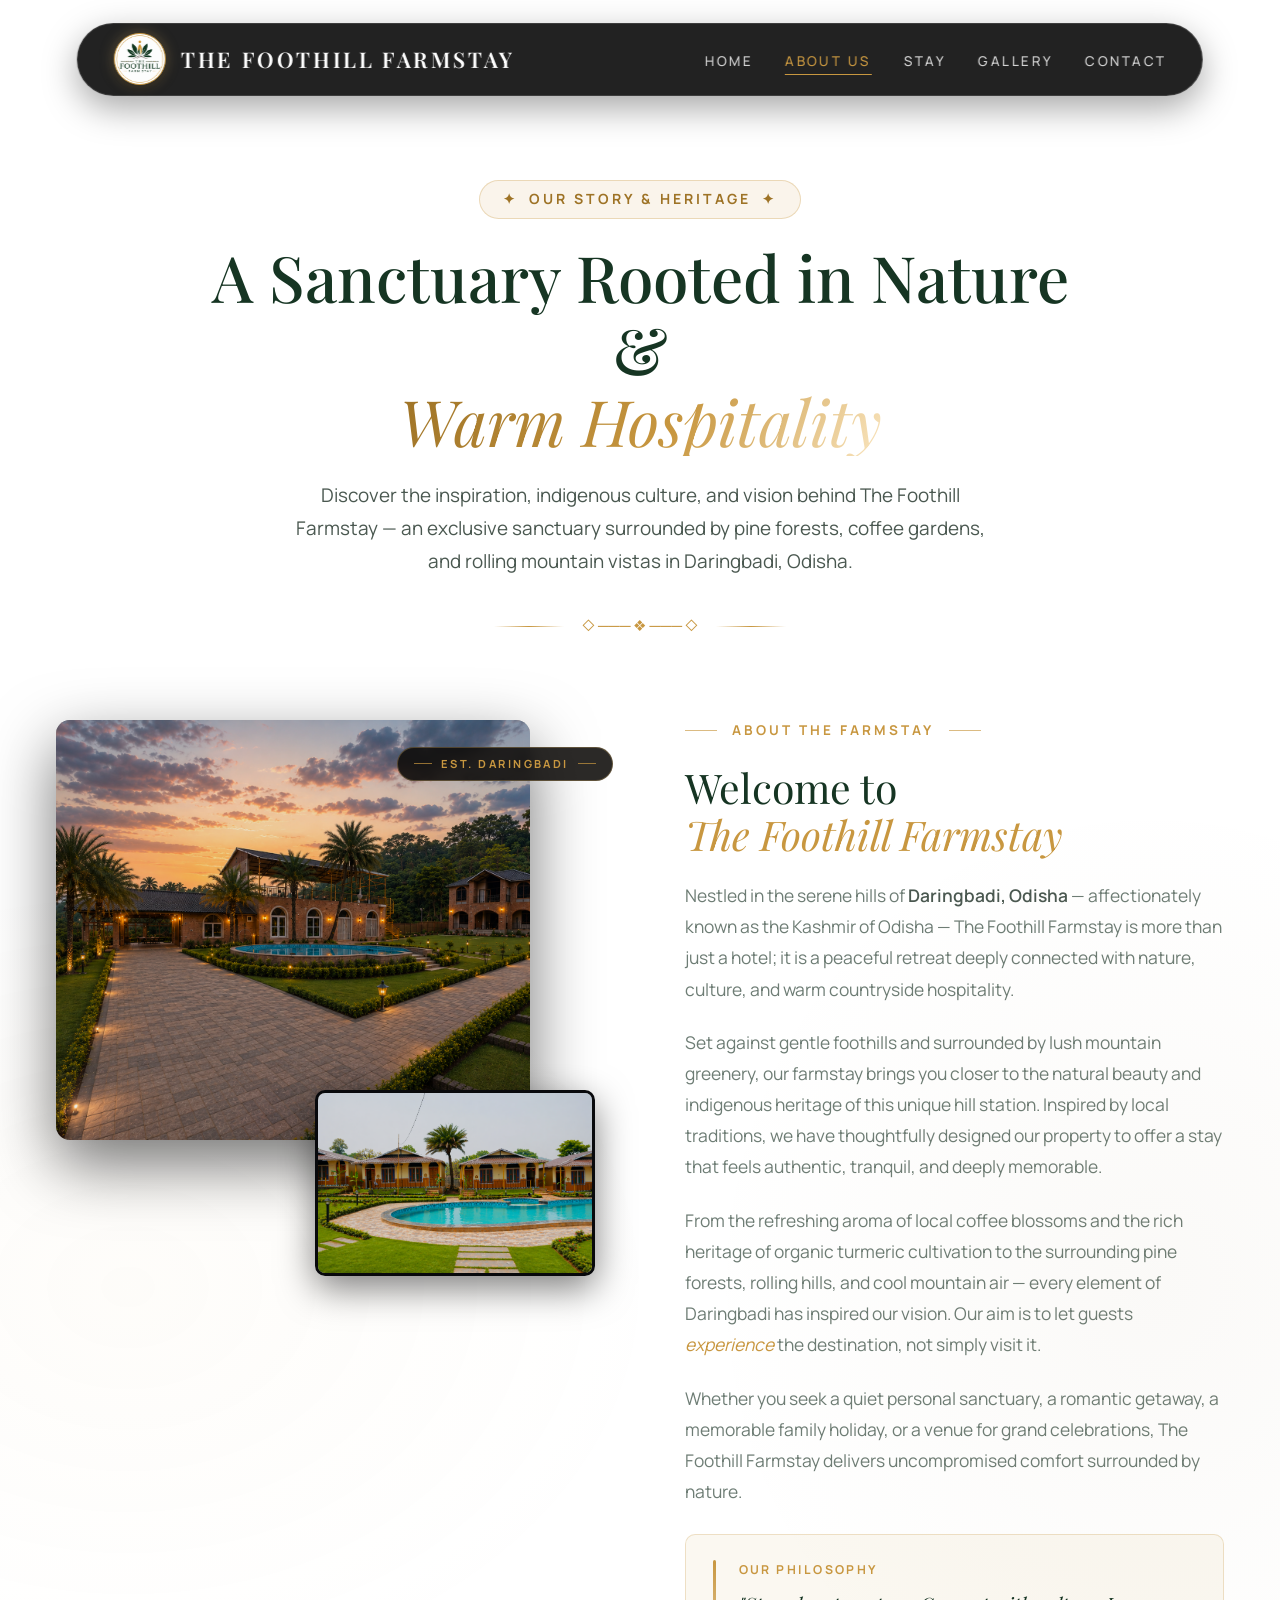
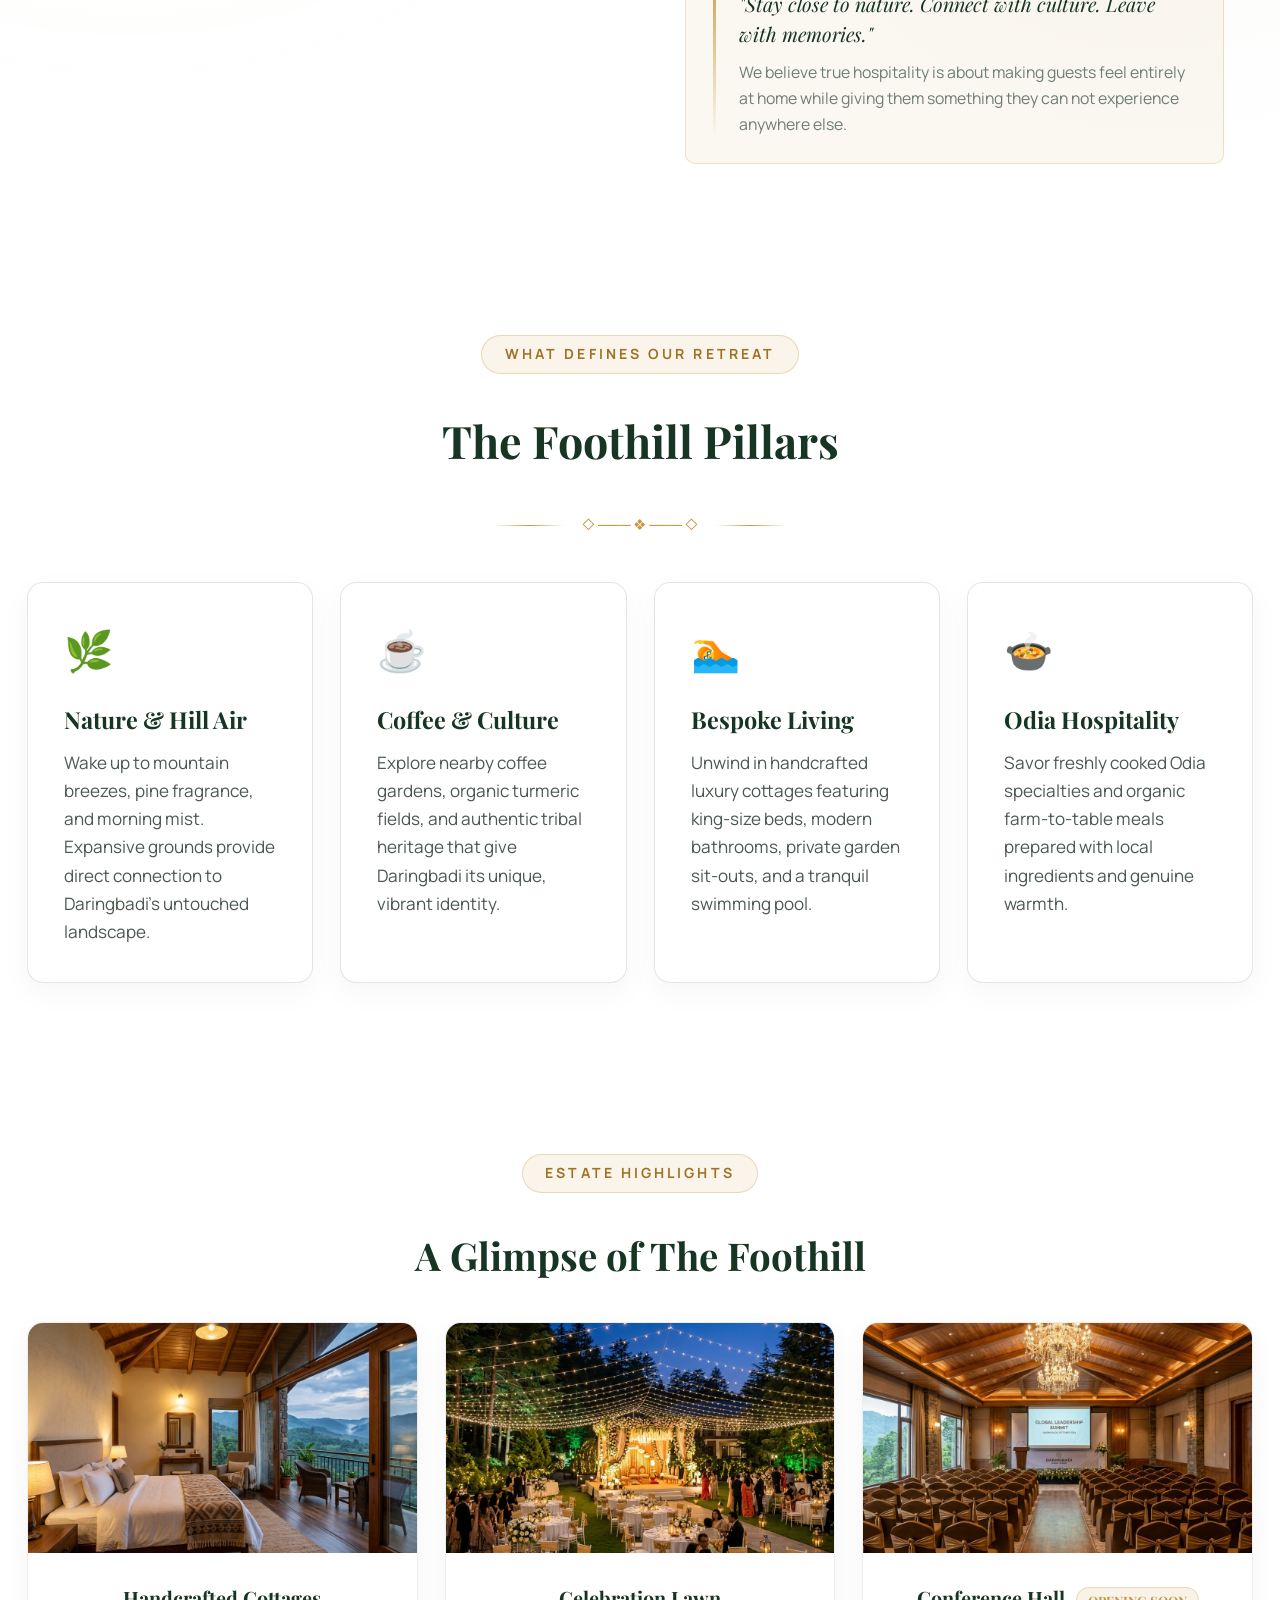
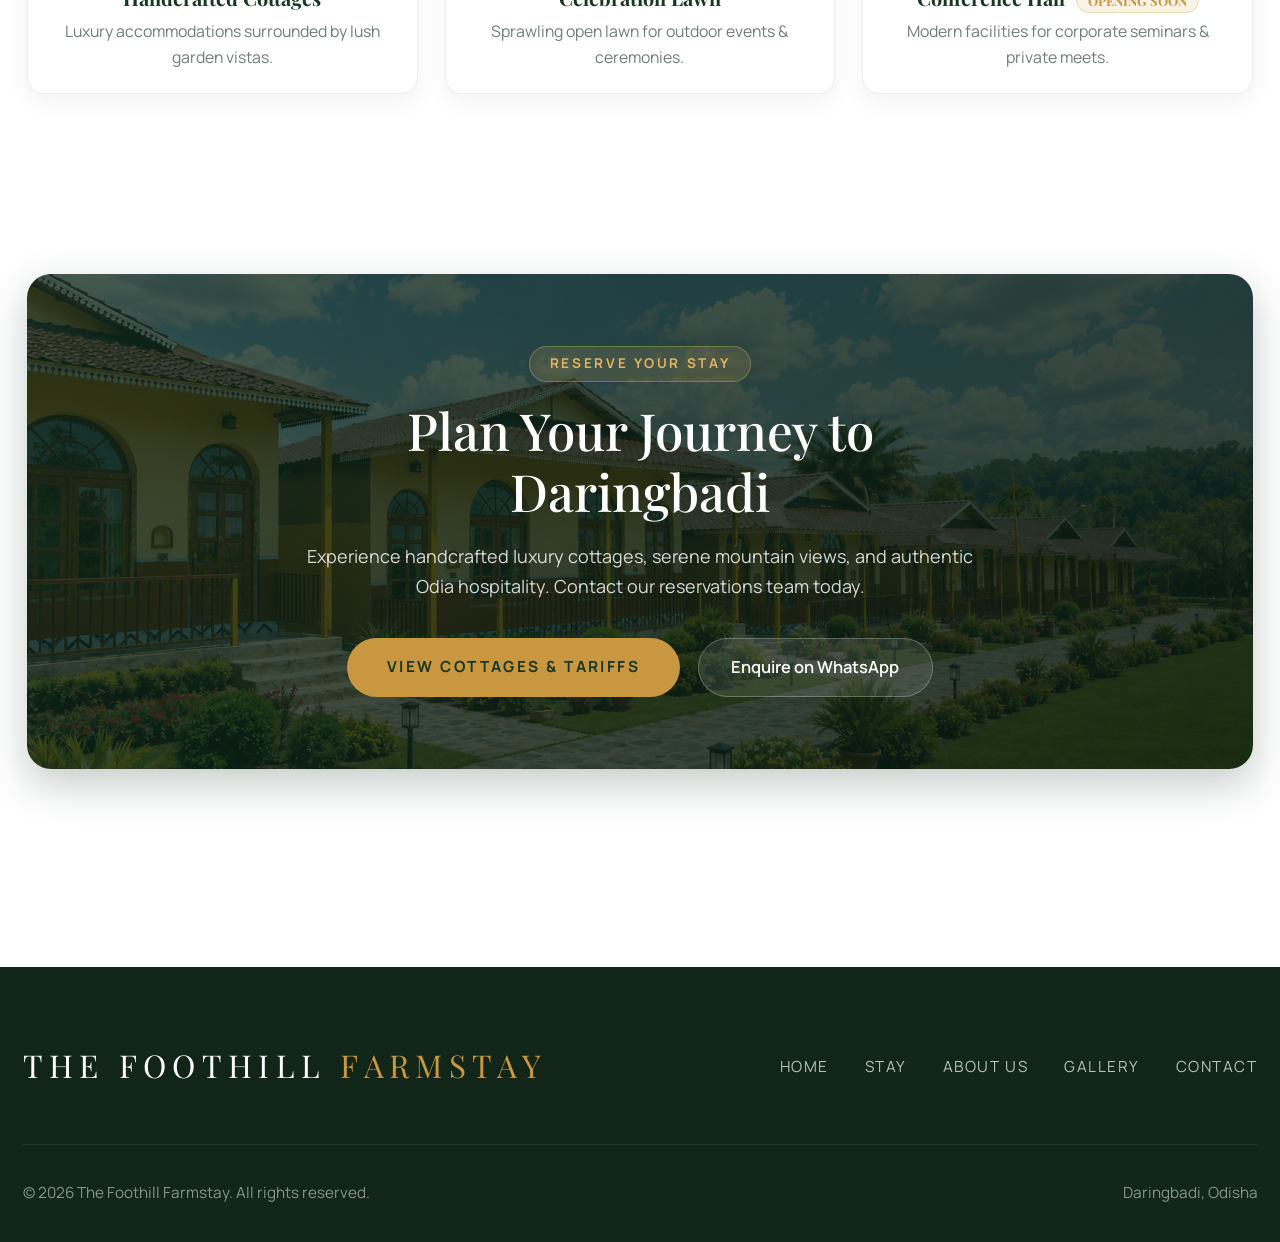
<file: about.html>
<!DOCTYPE html>
<html lang="en">

<head>
  <meta charset="UTF-8">
  <meta name="viewport" content="width=device-width, initial-scale=1.0, viewport-fit=cover">
  <title>About Us — The Foothill Farmstay Daringbadi</title>
  <meta name="description"
    content="Discover the story, vision, and heritage of The Foothill Farmstay in Daringbadi, Odisha. Experience handcrafted luxury, coffee gardens, and tranquil nature.">

  <!-- Typography -->
  <link rel="preconnect" href="https://fonts.googleapis.com">
  <link rel="preconnect" href="https://fonts.gstatic.com" crossorigin>
  <link
    href="https://fonts.googleapis.com/css2?family=Cormorant+Garamond:ital,wght@0,400;0,500;0,600;0,700;1,400;1,600&family=Marcellus&family=Gelasio:ital,wght@0,400..700;1,400..700&family=Playfair+Display:ital,wght@0,400..900;1,400..900&family=Manrope:wght@300;400;500;600;700&family=Plus+Jakarta+Sans:wght@300;400;500;600;700&display=swap"
    rel="stylesheet">

  <!-- Stylesheet -->
  <link rel="stylesheet" href="styles.css">

  <!-- Favicon -->
  <link rel="icon" type="image/png" href="foothill_logo_circle_transparent.png">
  <link rel="apple-touch-icon" href="foothill_logo_circle_transparent.png">
</head>

<body class="page-light page-about" style="background-color: #ffffff !important; background-image: none !important;">

  <!-- Navigation Bar -->
  <header class="navbar" id="navbar">
    <div class="nav-container">
      <a href="index.html" class="nav-logo" aria-label="The Foothill Farmstay Homepage">
        <img src="foothill_logo_circle_transparent.png" alt="The Foothill Farmstay Logo" width="52" height="52">
        <span class="nav-logo-text">The Foothill Farmstay</span>
      </a>
      <ul class="nav-links">
        <li><a href="index.html" class="nav-link">Home</a></li>
        <li><a href="about.html" class="nav-link active">About Us</a></li>
        <li><a href="stay.html" class="nav-link">Stay</a></li>
        <li><a href="gallery.html" class="nav-link">Gallery</a></li>
        <li><a href="index.html#contact" class="nav-link">Contact</a></li>
      </ul>
      <button class="menu-toggle" aria-label="Toggle Mobile Menu" onclick="toggleMobileMenu()">☰</button>
    </div>
  </header>

  <main style="background-color: #ffffff;">
    <!-- HERO HEADER -->
    <section class="stay-hero" style="background-color: #ffffff;">
      <div class="stay-hero-badge">
        <span>✦</span> OUR STORY & HERITAGE <span>✦</span>
      </div>
      <h1 class="stay-hero-title">A Sanctuary Rooted in Nature &<br><em>Warm Hospitality</em></h1>
      <p class="stay-hero-desc">
        Discover the inspiration, indigenous culture, and vision behind The Foothill Farmstay — an exclusive sanctuary
        surrounded by pine forests, coffee gardens, and rolling mountain vistas in Daringbadi, Odisha.
      </p>
      <div class="stay-divider">◇ ─── ❖ ─── ◇</div>
    </section>

    <!-- SECTION: MAIN ABOUT STORY -->
    <section class="section-about" style="padding-top: 1rem; background-color: #ffffff;">
      <div class="about-container">

        <!-- Left: Decorative Image Stack -->
        <div class="about-visual">
          <div class="about-img-main">
            <img src="IMG_9711.PNG" alt="The Foothill Farmstay — Grounds at Dusk" loading="lazy" decoding="async"
              width="800" height="600">
          </div>
          <div class="about-img-accent">
            <img src="IMG_9713.PNG" alt="The Foothill Farmstay — Pool View" loading="lazy" decoding="async" width="800"
              height="600">
          </div>
          <div class="about-badge">
            <span class="about-badge-line"></span>
            <span class="about-badge-text">EST. DARINGBADI</span>
            <span class="about-badge-line"></span>
          </div>
        </div>

        <!-- Right: Content -->
        <div class="about-content">

          <div class="about-tag-row">
            <span class="about-tag-line"></span>
            <span class="about-tag">About The Farmstay</span>
            <span class="about-tag-line"></span>
          </div>

          <h2 class="about-title">Welcome to<br><em>The Foothill Farmstay</em></h2>

          <p class="about-text">
            Nestled in the serene hills of <strong>Daringbadi, Odisha</strong> — affectionately known as the Kashmir of
            Odisha — The Foothill Farmstay is more than just a hotel; it is a peaceful retreat deeply connected with
            nature, culture, and warm countryside hospitality.
          </p>
          <p class="about-text">
            Set against gentle foothills and surrounded by lush mountain greenery, our farmstay brings you closer to
            the natural beauty and indigenous heritage of this unique hill station. Inspired by local traditions, we
            have thoughtfully designed our property to offer a stay that feels authentic, tranquil, and deeply
            memorable.
          </p>
          <p class="about-text">
            From the refreshing aroma of local coffee blossoms and the rich heritage of organic turmeric cultivation to
            the surrounding pine forests, rolling hills, and cool mountain air — every element of Daringbadi has
            inspired our vision. Our aim is to let guests <em>experience</em> the destination, not simply visit it.
          </p>
          <p class="about-text">
            Whether you seek a quiet personal sanctuary, a romantic getaway, a memorable family holiday, or a venue for
            grand celebrations, The Foothill Farmstay delivers uncompromised comfort surrounded by nature.
          </p>

          <!-- Philosophy Block -->
          <div class="about-philosophy"
            style="background: rgba(200, 151, 64, 0.07); border: 1px solid rgba(200, 151, 64, 0.25);">
            <div class="philosophy-accent"></div>
            <div class="philosophy-body">
              <span class="philosophy-label">Our Philosophy</span>
              <p class="philosophy-quote">"Stay close to nature. Connect with culture. Leave with memories."</p>
              <p class="philosophy-sub">We believe true hospitality is about making guests feel entirely at home while
                giving them something they can not experience anywhere else.</p>
            </div>
          </div>

        </div>

      </div>
    </section>

    <!-- SECTION: THE 4 PILLARS OF FOOTHILL -->
    <section class="stay-container" style="margin-top: 3.5rem; margin-bottom: 3.5rem; background-color: #ffffff;">
      <div style="text-align: center; margin-bottom: 2.5rem;">
        <span class="stay-hero-badge">WHAT DEFINES OUR RETREAT</span>
        <h2
          style="font-family: var(--font-heading); font-size: clamp(2rem, 3.5vw, 2.75rem); color: var(--text-primary); margin-top: 0.5rem;">
          The Foothill Pillars
        </h2>
        <div class="stay-divider">◇ ─── ❖ ─── ◇</div>
      </div>

      <div class="about-pillars-grid">

        <div class="about-pillar-card"
          style="background: #FFFFFF; border: 1px solid rgba(22, 53, 35, 0.12); border-radius: var(--radius-md); padding: 2rem; box-shadow: 0 10px 30px rgba(0, 0, 0, 0.04); transition: var(--transition-smooth);">
          <div style="font-size: 2.2rem; margin-bottom: 1rem;">🌿</div>
          <h3
            style="font-family: var(--font-heading); font-size: 1.3rem; color: var(--text-primary); margin-bottom: 0.6rem;">
            Nature & Hill Air</h3>
          <p style="font-size: 0.95rem; color: var(--text-secondary); line-height: 1.65;">
            Wake up to mountain breezes, pine fragrance, and morning mist. Expansive grounds provide direct connection
            to Daringbadi's untouched landscape.
          </p>
        </div>

        <div class="about-pillar-card"
          style="background: #FFFFFF; border: 1px solid rgba(22, 53, 35, 0.12); border-radius: var(--radius-md); padding: 2rem; box-shadow: 0 10px 30px rgba(0, 0, 0, 0.04); transition: var(--transition-smooth);">
          <div style="font-size: 2.2rem; margin-bottom: 1rem;">☕</div>
          <h3
            style="font-family: var(--font-heading); font-size: 1.3rem; color: var(--text-primary); margin-bottom: 0.6rem;">
            Coffee & Culture</h3>
          <p style="font-size: 0.95rem; color: var(--text-secondary); line-height: 1.65;">
            Explore nearby coffee gardens, organic turmeric fields, and authentic tribal heritage that give Daringbadi
            its unique, vibrant identity.
          </p>
        </div>

        <div class="about-pillar-card"
          style="background: #FFFFFF; border: 1px solid rgba(22, 53, 35, 0.12); border-radius: var(--radius-md); padding: 2rem; box-shadow: 0 10px 30px rgba(0, 0, 0, 0.04); transition: var(--transition-smooth);">
          <div style="font-size: 2.2rem; margin-bottom: 1rem;">🏊</div>
          <h3
            style="font-family: var(--font-heading); font-size: 1.3rem; color: var(--text-primary); margin-bottom: 0.6rem;">
            Bespoke Living</h3>
          <p style="font-size: 0.95rem; color: var(--text-secondary); line-height: 1.65;">
            Unwind in handcrafted luxury cottages featuring king-size beds, modern bathrooms, private garden sit-outs, and
            a tranquil swimming pool.
          </p>
        </div>

        <div class="about-pillar-card"
          style="background: #FFFFFF; border: 1px solid rgba(22, 53, 35, 0.12); border-radius: var(--radius-md); padding: 2rem; box-shadow: 0 10px 30px rgba(0, 0, 0, 0.04); transition: var(--transition-smooth);">
          <div style="font-size: 2.2rem; margin-bottom: 1rem;">🍲</div>
          <h3
            style="font-family: var(--font-heading); font-size: 1.3rem; color: var(--text-primary); margin-bottom: 0.6rem;">
            Odia Hospitality</h3>
          <p style="font-size: 0.95rem; color: var(--text-secondary); line-height: 1.65;">
            Savor freshly cooked Odia specialties and organic farm-to-table meals prepared with local ingredients and
            genuine warmth.
          </p>
        </div>

      </div>
    </section>

    <!-- SECTION: VISUAL HIGHLIGHT STRIP -->
    <section class="stay-container" style="margin-bottom: 4rem; background-color: #ffffff;">
      <div style="text-align: center; margin-bottom: 2rem;">
        <span class="stay-hero-badge">ESTATE HIGHLIGHTS</span>
        <h2
          style="font-family: var(--font-heading); font-size: clamp(1.8rem, 3vw, 2.5rem); color: var(--text-primary); margin-top: 0.5rem;">
          A Glimpse of The Foothill
        </h2>
      </div>

      <div class="about-highlights-grid">

        <div class="about-highlight-card"
          style="border-radius: var(--radius-md); overflow: hidden; box-shadow: 0 8px 25px rgba(0,0,0,0.05); background: #ffffff; border: 1px solid rgba(22, 53, 35, 0.08);">
          <img src="deluxe_cottage.png" alt="Deluxe Cottage" loading="lazy" decoding="async" width="800" height="600"
            style="width: 100%; height: 230px; object-fit: cover;">
          <div style="padding: 1.25rem; text-align: center;">
            <h4
              style="font-family: var(--font-heading); color: var(--text-primary); font-size: 1.1rem; margin-bottom: 0.25rem;">
              Handcrafted Cottages</h4>
            <p style="font-size: 0.88rem; color: var(--text-muted); margin: 0;">Luxury accommodations surrounded by lush
              garden vistas.</p>
          </div>
        </div>

        <div class="about-highlight-card"
          style="border-radius: var(--radius-md); overflow: hidden; box-shadow: 0 8px 25px rgba(0,0,0,0.05); background: #ffffff; border: 1px solid rgba(22, 53, 35, 0.08);">
          <img src="the_lawn.png" alt="Celebration Lawn" loading="lazy" decoding="async" width="800" height="600"
            style="width: 100%; height: 230px; object-fit: cover;">
          <div style="padding: 1.25rem; text-align: center;">
            <h4
              style="font-family: var(--font-heading); color: var(--text-primary); font-size: 1.1rem; margin-bottom: 0.25rem;">
              Celebration Lawn</h4>
            <p style="font-size: 0.88rem; color: var(--text-muted); margin: 0;">Sprawling open lawn for outdoor events &
              ceremonies.</p>
          </div>
        </div>

        <div class="about-highlight-card"
          style="border-radius: var(--radius-md); overflow: hidden; box-shadow: 0 8px 25px rgba(0,0,0,0.05); background: #ffffff; border: 1px solid rgba(22, 53, 35, 0.08);">
          <img src="conference_hall.png" alt="Conference Hall" loading="lazy" decoding="async" width="800" height="600"
            style="width: 100%; height: 230px; object-fit: cover;">
          <div style="padding: 1.25rem; text-align: center;">
            <h4
              style="font-family: var(--font-heading); color: var(--text-primary); font-size: 1.1rem; margin-bottom: 0.25rem;">
              Conference Hall <span style="font-size: 0.72rem; color: #C89740; text-transform: uppercase; font-weight: 700; background: rgba(200, 151, 64, 0.12); border: 1px solid rgba(200, 151, 64, 0.3); padding: 0.2rem 0.6rem; border-radius: 20px; vertical-align: middle; margin-left: 0.35rem;">Opening Soon</span></h4>
            <p style="font-size: 0.88rem; color: var(--text-muted); margin: 0;">Modern facilities for corporate seminars
              & private meets.</p>
          </div>
        </div>

      </div>
    </section>

    <!-- SECTION: CALL TO ACTION -->
    <section class="stay-container" style="margin-bottom: 5rem; background-color: #ffffff;">
      <div class="about-cta-banner"
        style="background: linear-gradient(135deg, rgba(16, 42, 27, 0.76) 0%, rgba(9, 26, 17, 0.84) 100%), url('IMG_9712.PNG') center/cover no-repeat; border-radius: var(--radius-lg); padding: 4rem 2rem; text-align: center; color: #ffffff; box-shadow: 0 15px 40px rgba(22, 53, 35, 0.25); position: relative; overflow: hidden;">

        <div style="position: relative; z-index: 2; max-width: 680px; margin: 0 auto;">
          <span
            style="display: inline-block; padding: 0.35rem 1.1rem; background: rgba(224, 180, 96, 0.15); border: 1px solid rgba(224, 180, 96, 0.35); border-radius: var(--radius-pill); font-size: 0.75rem; font-weight: 700; letter-spacing: 0.2em; color: #E0B460; text-transform: uppercase; margin-bottom: 1rem;">
            RESERVE YOUR STAY
          </span>
          <h2
            style="font-family: var(--font-heading); font-size: clamp(2rem, 4vw, 3rem); font-weight: 500; color: #ffffff; margin-bottom: 1rem; line-height: 1.2;">
            Plan Your Journey to Daringbadi
          </h2>
          <p style="font-size: 1rem; color: rgba(255, 255, 255, 0.82); line-height: 1.7; margin-bottom: 2rem;">
            Experience handcrafted luxury cottages, serene mountain views, and authentic Odia hospitality. Contact our
            reservations team today.
          </p>
          <div style="display: flex; gap: 1rem; justify-content: center; flex-wrap: wrap;">
            <a href="stay.html" class="btn-primary"
              style="background: var(--accent-gold); color: #163523; font-weight: 700; padding: 0.9rem 2.2rem;">
              View Cottages & Tariffs
            </a>
            <a href="https://wa.me/918249659996?text=Hi%2C%20I%20would%20like%20to%20enquire%20about%20staying%20at%20The%20Foothill%20Farmstay."
              target="_blank" rel="noopener"
              style="background: rgba(255,255,255,0.1); border: 1px solid rgba(255,255,255,0.25); color: #ffffff; padding: 0.85rem 1.8rem; border-radius: var(--radius-pill); font-size: 0.92rem; font-weight: 600; text-decoration: none; display: inline-flex; align-items: center; gap: 0.5rem; transition: var(--transition-smooth);">
              <span>Enquire on WhatsApp</span>
            </a>
          </div>
        </div>

      </div>
    </section>

  </main>

  <!-- FOOTER -->
  <footer class="footer">
    <div class="footer-container">
      <div class="footer-top">
        <div class="footer-logo-text">The Foothill <span>Farmstay</span></div>
        <ul class="footer-links">
          <li><a href="index.html" class="footer-link">Home</a></li>
          <li><a href="stay.html" class="footer-link">Stay</a></li>
          <li><a href="about.html" class="footer-link">About Us</a></li>
          <li><a href="gallery.html" class="footer-link">Gallery</a></li>
          <li><a href="index.html#contact" class="footer-link">Contact</a></li>
        </ul>
      </div>
      <div class="footer-bottom">
        <span>&copy; 2026 The Foothill Farmstay. All rights reserved.</span>
        <span>Daringbadi, Odisha</span>
      </div>
    </div>
  </footer>

  <!-- MOBILE NAVIGATION DRAWER OVERLAY -->
  <div id="mobile-menu-overlay" class="mobile-menu-overlay" aria-hidden="true">
    <button class="mobile-menu-close" id="mobile-menu-close" aria-label="Close Menu"
      onclick="toggleMobileMenu()">✕</button>
    <ul class="mobile-nav-links">
      <li><a href="index.html" class="mobile-nav-link" onclick="toggleMobileMenu()">Home</a></li>
      <li><a href="about.html" class="mobile-nav-link active" onclick="toggleMobileMenu()">About Us</a></li>
      <li><a href="stay.html" class="mobile-nav-link" onclick="toggleMobileMenu()">Stay</a></li>
      <li><a href="gallery.html" class="mobile-nav-link" onclick="toggleMobileMenu()">Gallery</a></li>
      <li><a href="index.html#contact" class="mobile-nav-link" onclick="toggleMobileMenu()">Contact</a></li>
    </ul>
  </div>

  <!-- JAVASCRIPT LOGIC -->
  <script>
    // Navbar Scroll & Auto-Hide logic
    const navbar = document.getElementById('navbar');
    let lastScrollY = window.scrollY;

    function updateNavbarScroll() {
      const currentScrollY = window.scrollY;
      const scrollDiff = currentScrollY - lastScrollY;

      if (currentScrollY <= 60) {
        navbar.classList.remove('scrolled', 'nav-hidden');
        lastScrollY = currentScrollY;
        return;
      }

      navbar.classList.add('scrolled');

      if (scrollDiff > 4) {
        navbar.classList.add('nav-hidden');
      } else if (scrollDiff < -4) {
        navbar.classList.remove('nav-hidden');
      }

      lastScrollY = currentScrollY;
    }
    updateNavbarScroll();
    window.addEventListener('scroll', updateNavbarScroll, { passive: true });

    // Mobile Navigation Toggle
    function toggleMobileMenu() {
      const menuOverlay = document.getElementById('mobile-menu-overlay');
      if (menuOverlay) {
        menuOverlay.classList.toggle('active');
        document.body.style.overflow = menuOverlay.classList.contains('active') ? 'hidden' : '';
      }
    }
  </script>
</body>

</html>
</file>
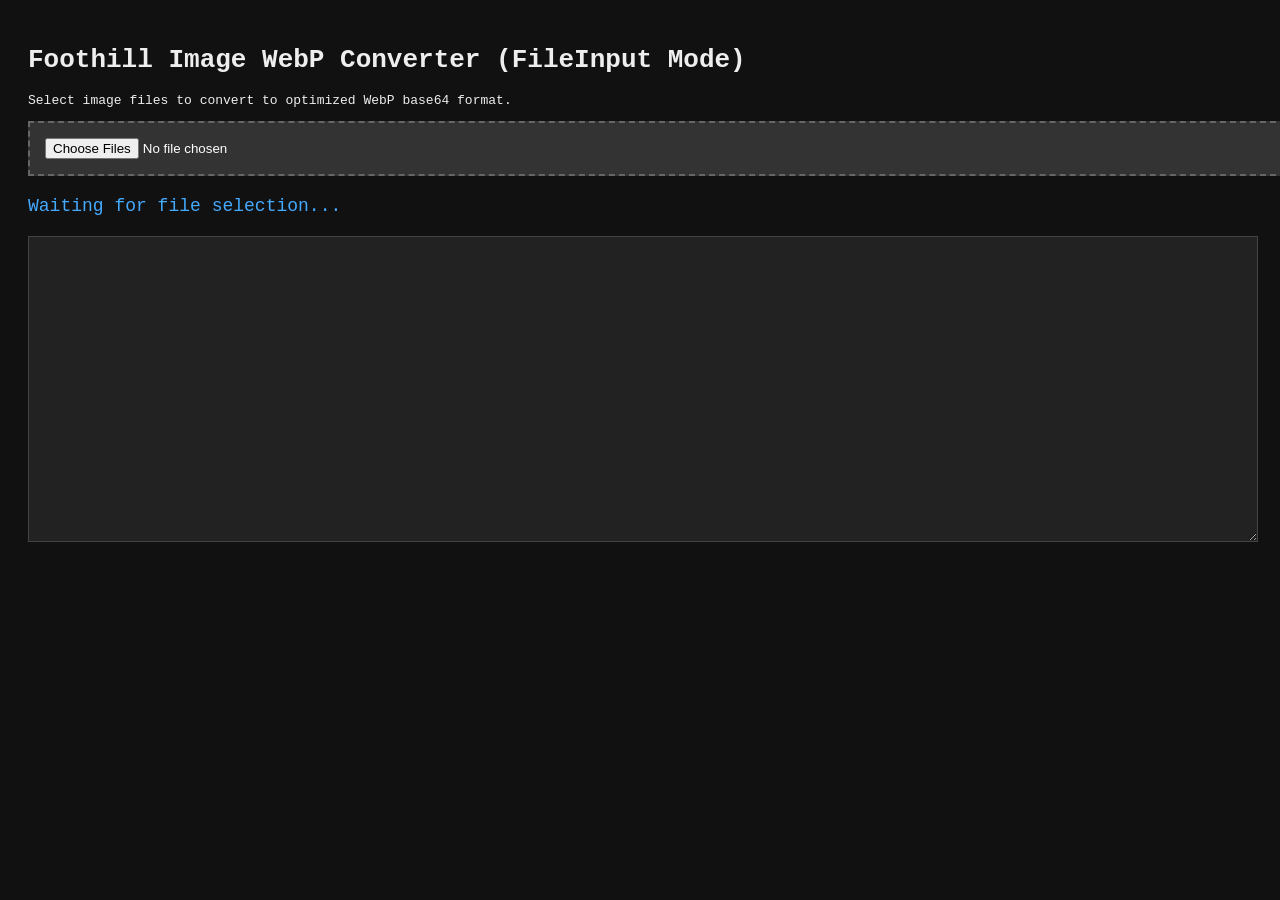
<file: converter.html>
<!DOCTYPE html>
<html lang="en">
<head>
  <meta charset="UTF-8">
  <title>FileInput WebP Image Converter</title>
  <style>
    body { font-family: monospace; padding: 20px; background: #111; color: #eee; }
    .status { margin-bottom: 20px; color: #4af; font-size: 18px; }
    textarea { width: 100%; height: 300px; background: #222; color: #0f0; border: 1px solid #444; font-size: 12px; }
    input[type="file"] { padding: 15px; background: #333; color: #fff; border: 2px dashed #666; width: 100%; margin-bottom: 20px; }
  </style>
</head>
<body>
  <h1>Foothill Image WebP Converter (FileInput Mode)</h1>
  <p>Select image files to convert to optimized WebP base64 format.</p>
  <input type="file" id="fileInput" multiple accept="image/*">
  <div id="status" class="status">Waiting for file selection...</div>
  <textarea id="output"></textarea>

  <script>
    const fileInput = document.getElementById('fileInput');
    const statusEl = document.getElementById('status');
    const outputEl = document.getElementById('output');

    window.results = {};
    window.CONVERT_DONE = false;

    fileInput.addEventListener('change', async (e) => {
      const files = Array.from(e.target.files);
      if (!files.length) return;

      statusEl.textContent = `Processing ${files.length} files...`;
      window.results = {};

      for (let i = 0; i < files.length; i++) {
        const file = files[i];
        statusEl.textContent = `Converting (${i + 1}/${files.length}): ${file.name}...`;

        try {
          // Determine target dimension based on filename/type
          let maxW = 1200;
          if (file.name.includes('9711') || file.name.includes('9712') || file.name.includes('9713')) maxW = 1600;
          if (file.name.includes('logo') || file.name.includes('Logo')) maxW = 600;
          if (file.name.includes('cottage') || file.name.includes('hall') || file.name.includes('lawn')) maxW = 1000;

          const webpData = await processFileToWebP(file, maxW, 0.82);
          window.results[file.name] = {
            name: file.name,
            originalSize: file.size,
            webpData: webpData,
            webpSize: Math.round((webpData.length * 3) / 4)
          };
        } catch (err) {
          console.error(`Error converting ${file.name}:`, err);
        }
      }

      statusEl.textContent = `COMPLETED! Converted ${Object.keys(window.results).length} files cleanly.`;
      outputEl.value = JSON.stringify(window.results, null, 2);
      window.CONVERT_DONE = true;
    });

    function processFileToWebP(file, maxWidth, quality) {
      return new Promise((resolve, reject) => {
        const reader = new FileReader();
        reader.onload = (e) => {
          const img = new Image();
          img.onload = () => {
            let w = img.width;
            let h = img.height;

            if (w > maxWidth) {
              h = Math.round((h * maxWidth) / w);
              w = maxWidth;
            }

            const canvas = document.createElement('canvas');
            canvas.width = w;
            canvas.height = h;

            const ctx = canvas.getContext('2d');
            ctx.drawImage(img, 0, 0, w, h);

            const dataUrl = canvas.toDataURL('image/webp', quality);
            resolve(dataUrl);
          };
          img.onerror = reject;
          img.src = e.target.result; // Data URL is non-tainted!
        };
        reader.onerror = reject;
        reader.readAsDataURL(file);
      });
    }
  </script>
</body>
</html>
</file>
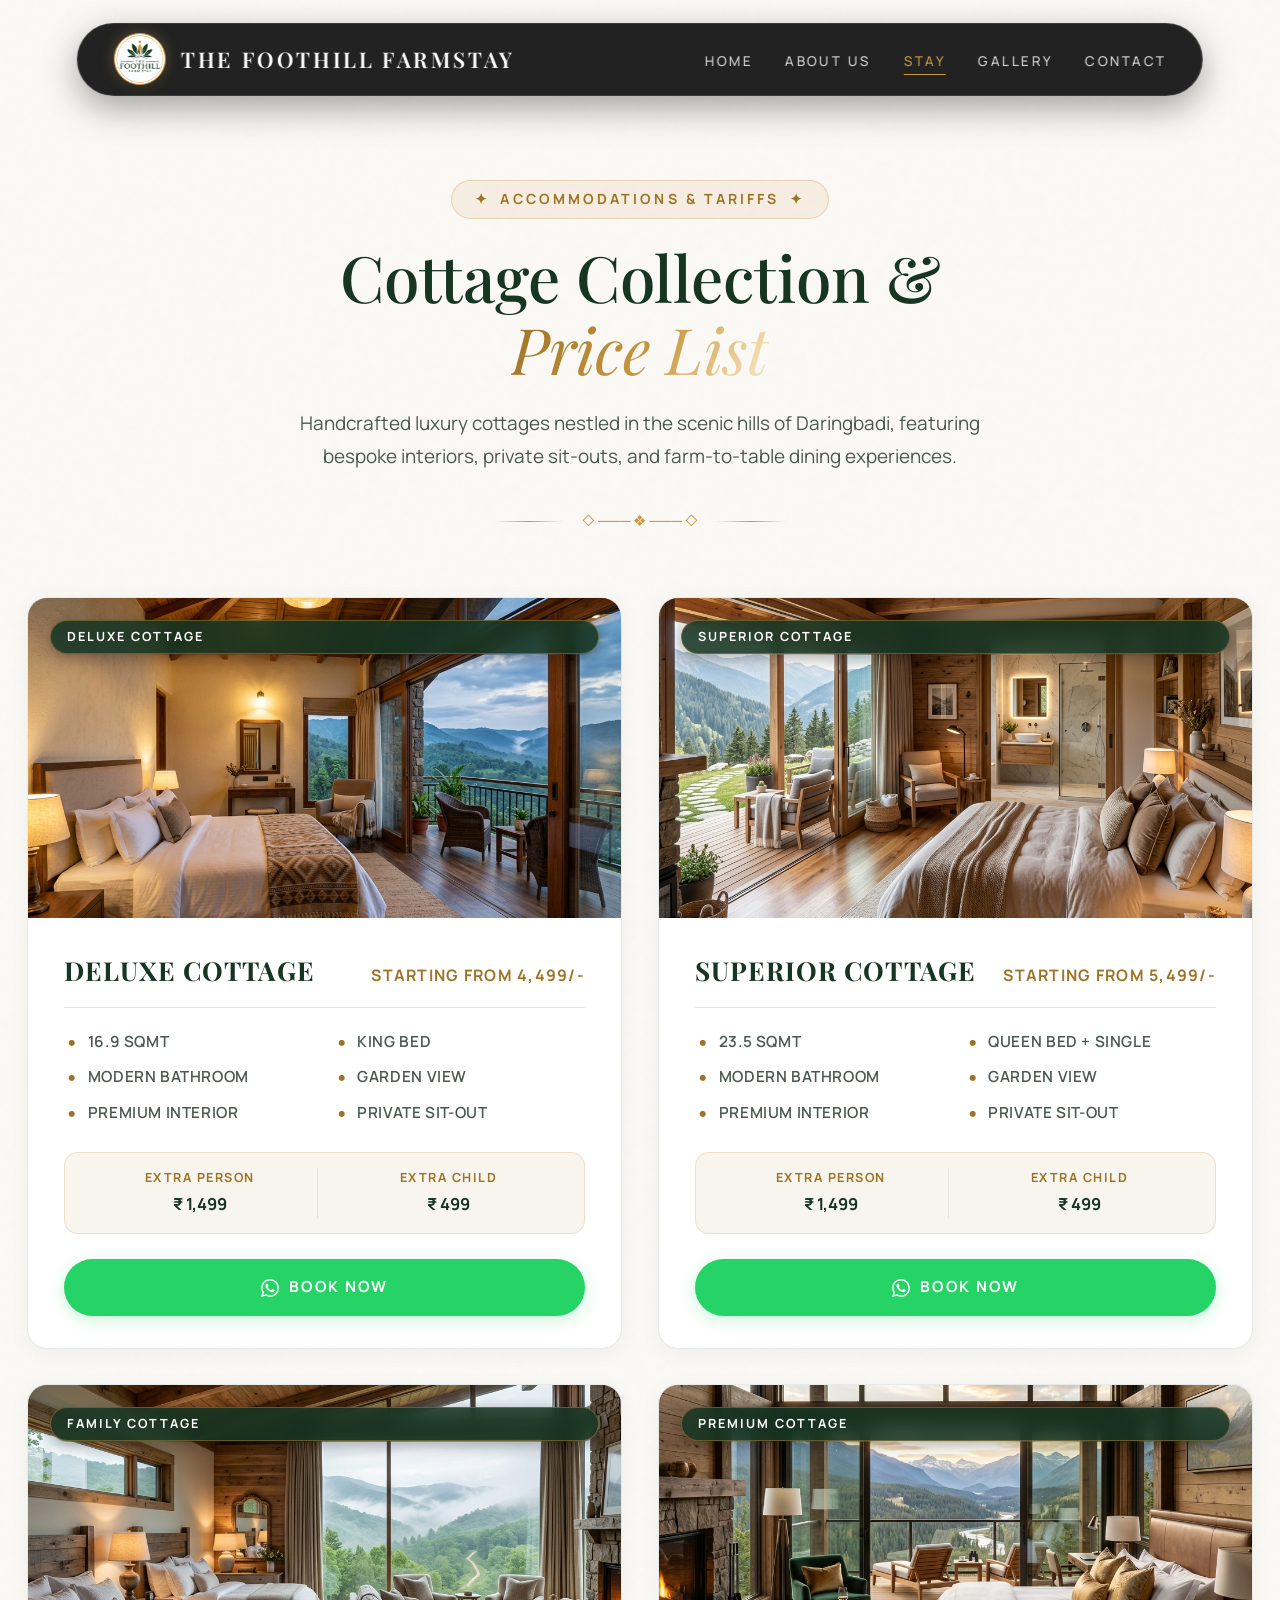
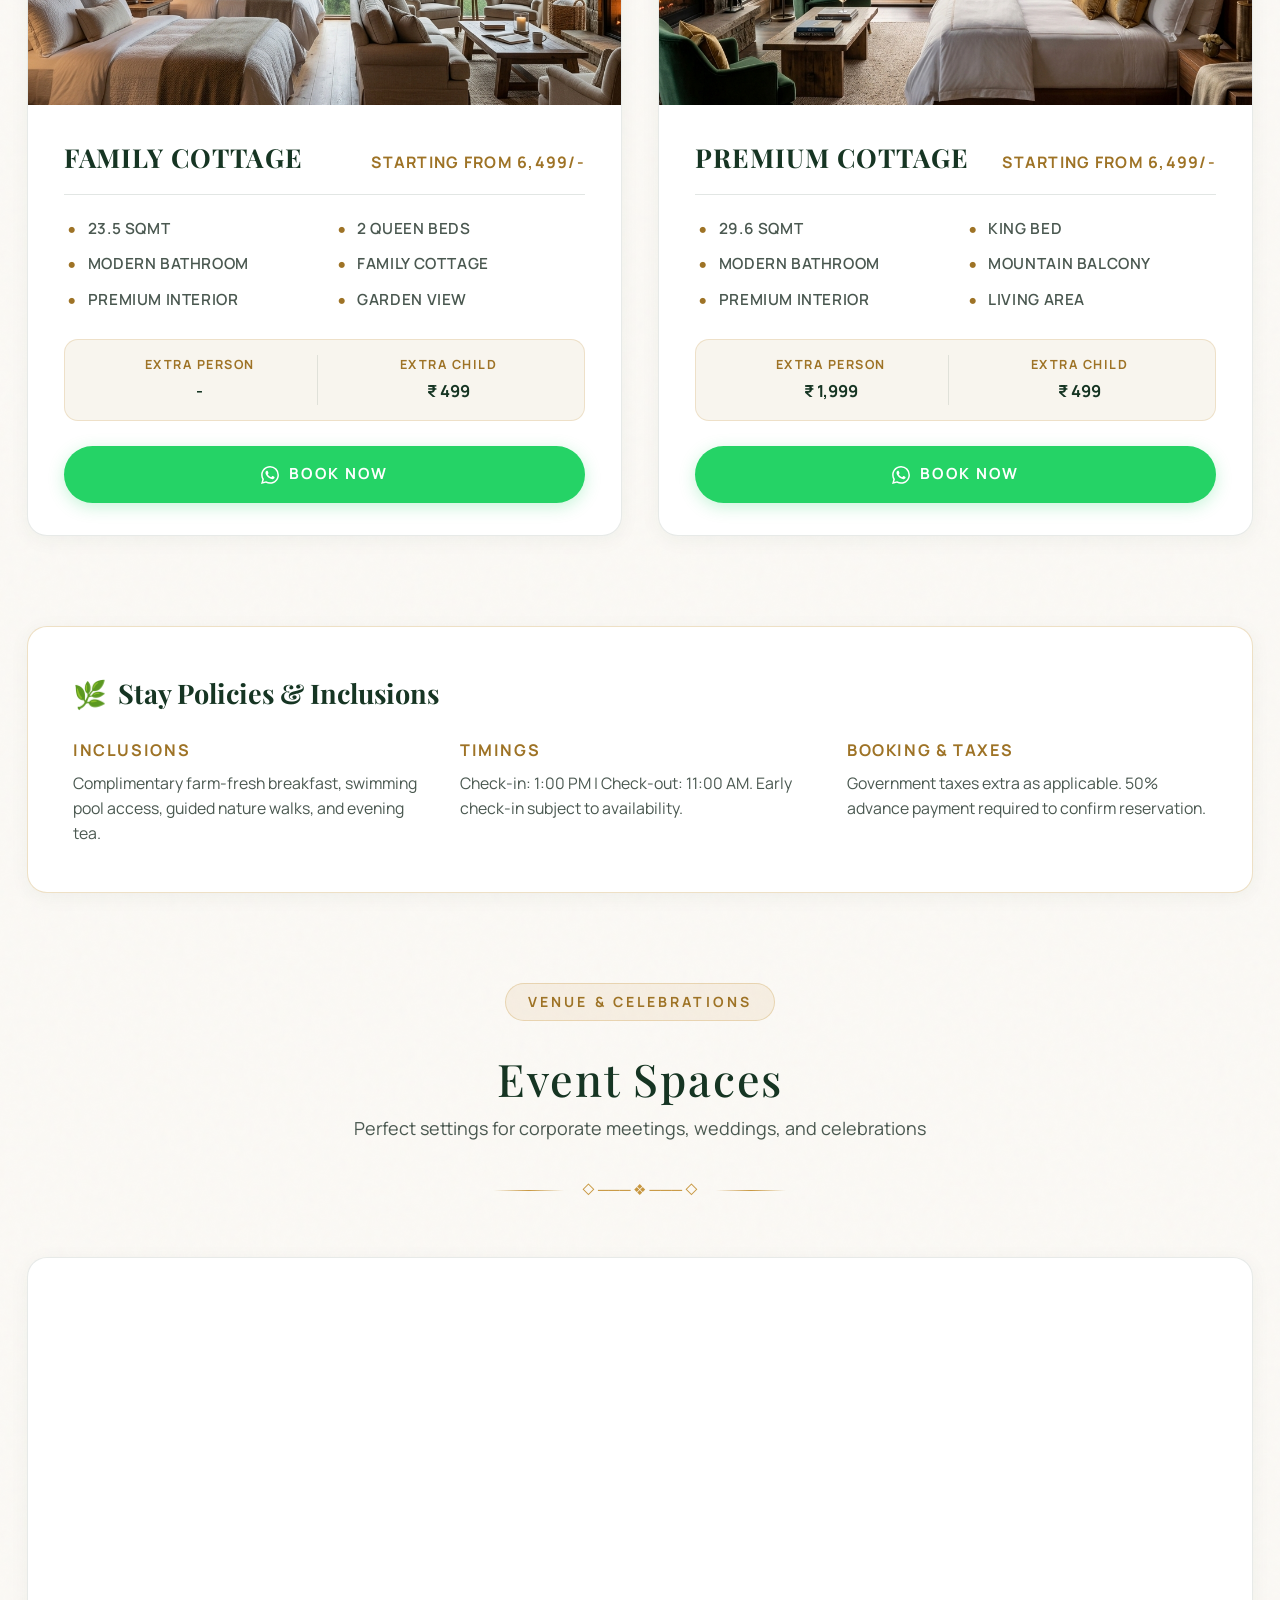
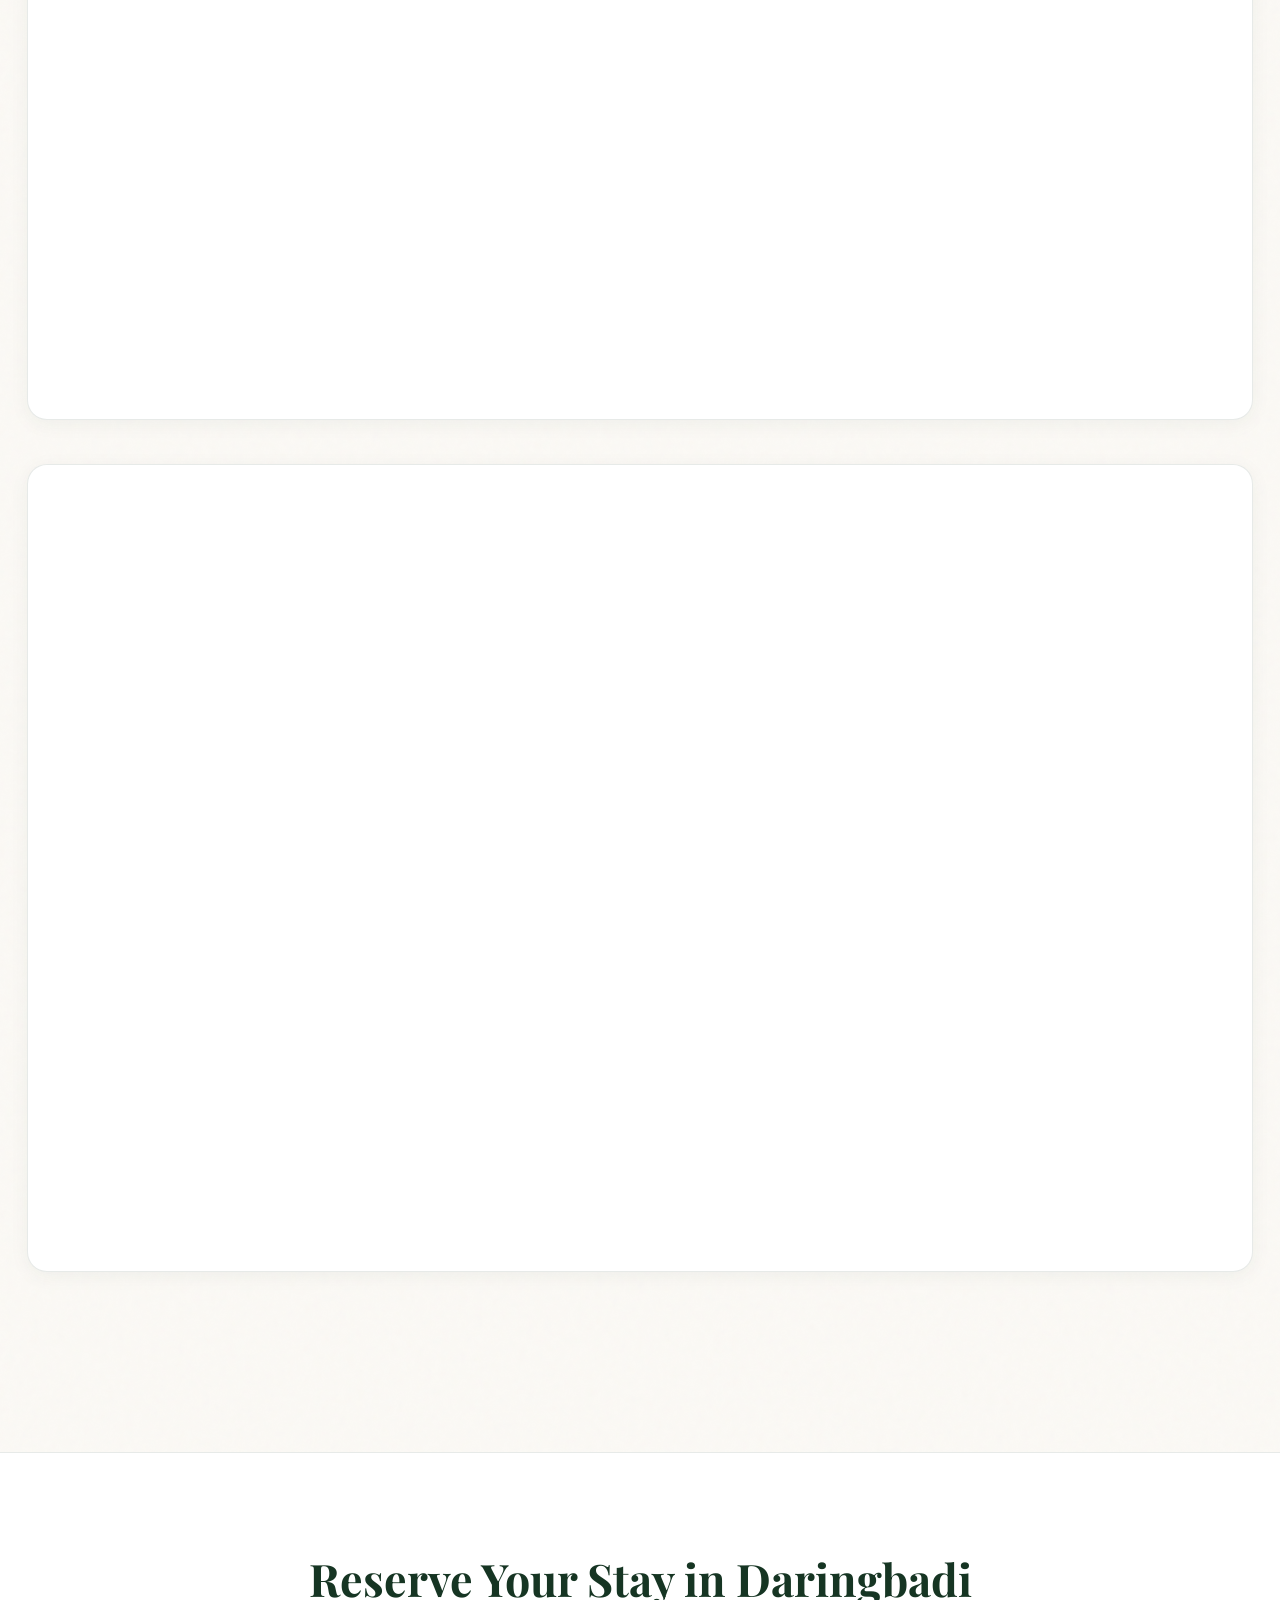
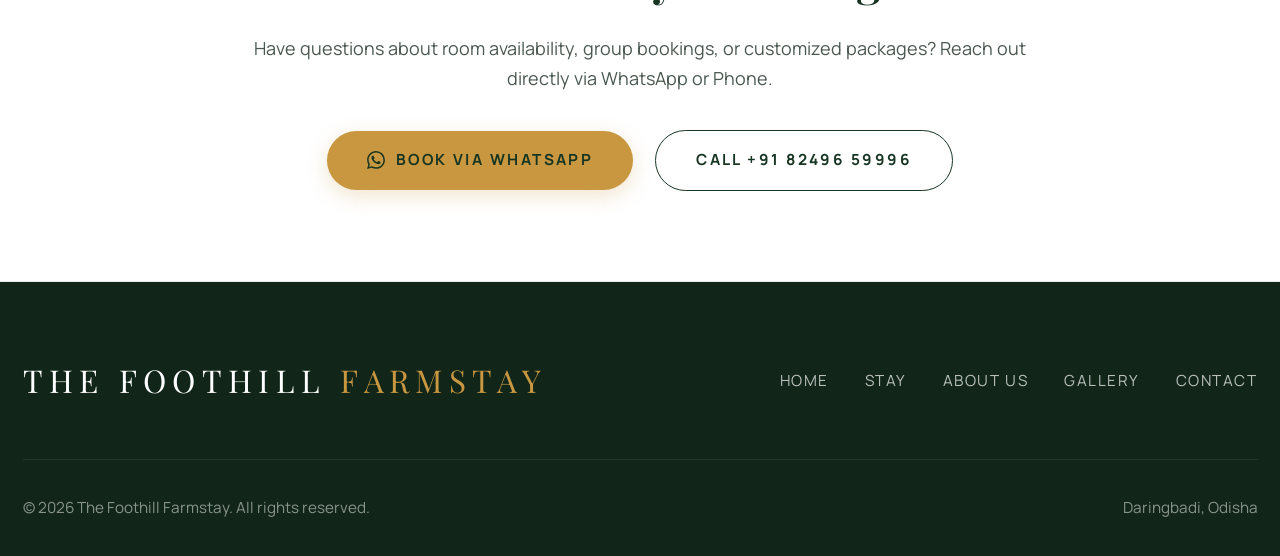
<file: stay.html>
<!DOCTYPE html>
<html lang="en">

<head>
  <meta charset="UTF-8">
  <meta name="viewport" content="width=device-width, initial-scale=1.0, viewport-fit=cover">
  <title>Cottage Collection & Price List — The Foothill Farmstay Daringbadi</title>
  <meta name="description"
    content="Handcrafted luxury cottages and price list at The Foothill Farmstay, Daringbadi. Book Deluxe, Superior, Family, and Premium cottages surrounded by scenic mountain vistas.">

  <!-- Typography -->
  <link rel="preconnect" href="https://fonts.googleapis.com">
  <link rel="preconnect" href="https://fonts.gstatic.com" crossorigin>
  <link
    href="https://fonts.googleapis.com/css2?family=Cormorant+Garamond:ital,wght@0,400;0,500;0,600;0,700;1,400;1,600&family=Marcellus&family=Gelasio:ital,wght@0,400..700;1,400..700&family=Playfair+Display:ital,wght@0,400..900;1,400..900&family=Manrope:wght@300;400;500;600;700&family=Plus+Jakarta+Sans:wght@300;400;500;600;700&display=swap"
    rel="stylesheet">

  <!-- Stylesheet -->
  <link rel="stylesheet" href="styles.css">

  <!-- Favicon -->
  <link rel="icon" type="image/png" href="foothill_logo_circle_transparent.png">
  <link rel="apple-touch-icon" href="foothill_logo_circle_transparent.png">
</head>

<body class="page-light page-stay">

  <!-- Navigation Bar -->
  <header class="navbar" id="navbar">
    <div class="nav-container">
      <a href="index.html" class="nav-logo" aria-label="The Foothill Farmstay Homepage">
        <img src="foothill_logo_circle_transparent.png" alt="The Foothill Farmstay Logo" width="52" height="52">
        <span class="nav-logo-text">The Foothill Farmstay</span>
      </a>
      <ul class="nav-links">
        <li><a href="index.html" class="nav-link">Home</a></li>
        <li><a href="about.html" class="nav-link">About Us</a></li>
        <li><a href="stay.html" class="nav-link active">Stay</a></li>
        <li><a href="gallery.html" class="nav-link">Gallery</a></li>
        <li><a href="index.html#contact" class="nav-link">Contact</a></li>
      </ul>
      <button class="menu-toggle" aria-label="Toggle Mobile Menu" onclick="toggleMobileMenu()">☰</button>
    </div>
  </header>

  <main>
    <!-- HERO HEADER -->
    <section class="stay-hero">
      <div class="stay-hero-badge">
        <span>✦</span> ACCOMMODATIONS & TARIFFS <span>✦</span>
      </div>
      <h1 class="stay-hero-title">Cottage Collection &<br><em>Price List</em></h1>
      <p class="stay-hero-desc">
        Handcrafted luxury cottages nestled in the scenic hills of Daringbadi, featuring bespoke interiors, private
        sit-outs, and farm-to-table dining experiences.
      </p>
      <div class="stay-divider">◇ ─── ❖ ─── ◇</div>
    </section>

    <!-- COTTAGE COLLECTION GRID -->
    <section class="stay-container">
      <div class="cottages-grid">

        <!-- 1. Deluxe Cottage -->
        <div class="cottage-card">
          <div class="cottage-card-img-wrapper">
            <img src="deluxe_cottage.png" alt="Deluxe Cottage at Foothill Farmstay" loading="lazy" decoding="async"
              width="800" height="600">
            <span class="cottage-badge">DELUXE COTTAGE</span>
          </div>
          <div class="cottage-card-body">
            <div class="cottage-header-row">
              <h3 class="cottage-card-title">DELUXE COTTAGE</h3>
              <span class="cottage-starting-price">STARTING FROM 4,499/-</span>
            </div>

            <div class="cottage-specs-2col">
              <span class="cottage-spec-bullet">16.9 SQMT</span>
              <span class="cottage-spec-bullet">KING BED</span>
              <span class="cottage-spec-bullet">MODERN BATHROOM</span>
              <span class="cottage-spec-bullet">GARDEN VIEW</span>
              <span class="cottage-spec-bullet">PREMIUM INTERIOR</span>
              <span class="cottage-spec-bullet">PRIVATE SIT-OUT</span>
            </div>

            <div class="extra-charges-matrix">
              <div class="extra-charge-box">
                <span class="extra-charge-label">EXTRA PERSON</span>
                <span class="extra-charge-val">₹ 1,499</span>
              </div>
              <div class="extra-charge-box">
                <span class="extra-charge-label">EXTRA CHILD</span>
                <span class="extra-charge-val">₹ 499</span>
              </div>
            </div>

            <a href="https://wa.me/918249659996?text=Hi%2C%20I%20would%20like%20to%20book%20the%20Deluxe%20Cottage%20at%20The%20Foothill%20Farmstay.%20Please%20share%20availability."
              target="_blank" rel="noopener" class="btn-book-now">
              <svg width="18" height="18" viewBox="0 0 24 24" fill="currentColor">
                <path
                  d="M17.472 14.382c-.297-.149-1.758-.867-2.03-.967-.273-.099-.471-.148-.67.15-.197.297-.767.966-.94 1.164-.173.199-.347.223-.644.075-.297-.15-1.255-.463-2.39-1.475-.883-.788-1.48-1.761-1.653-2.059-.173-.297-.018-.458.13-.606.134-.133.298-.347.446-.52.149-.174.198-.298.298-.497.099-.198.05-.371-.025-.52-.075-.149-.669-1.612-.916-2.207-.242-.579-.487-.5-.669-.51-.173-.008-.371-.01-.57-.01-.198 0-.52.074-.792.372-.272.297-1.04 1.016-1.04 2.479 0 1.462 1.065 2.875 1.213 3.074.149.198 2.096 3.2 5.077 4.487.709.306 1.262.489 1.694.625.712.227 1.36.195 1.871.118.571-.085 1.758-.719 2.006-1.413.248-.694.248-1.289.173-1.413-.074-.124-.272-.198-.57-.347m-5.421 7.403h-.004a9.87 9.87 0 01-5.031-1.378l-.361-.214-3.741.982.998-3.648-.235-.374a9.86 9.86 0 01-1.51-5.26c.001-5.45 4.436-9.884 9.888-9.884 2.64 0 5.122 1.03 6.988 2.898a9.825 9.825 0 012.893 6.994c-.003 5.45-4.437 9.884-9.885 9.884m8.413-18.297A11.815 11.815 0 0012.05 0C5.495 0 .16 5.335.157 11.892c0 2.096.547 4.142 1.588 5.945L.057 24l6.305-1.654a11.882 11.882 0 005.683 1.448h.005c6.554 0 11.89-5.335 11.893-11.893a11.821 11.821 0 00-3.48-8.413z" />
              </svg>
              BOOK NOW
            </a>
          </div>
        </div>

        <!-- 2. Superior Cottage -->
        <div class="cottage-card">
          <div class="cottage-card-img-wrapper">
            <img src="superior_cottage.png" alt="Superior Cottage at Foothill Farmstay" loading="lazy" decoding="async"
              width="800" height="600">
            <span class="cottage-badge">SUPERIOR COTTAGE</span>
          </div>
          <div class="cottage-card-body">
            <div class="cottage-header-row">
              <h3 class="cottage-card-title">SUPERIOR COTTAGE</h3>
              <span class="cottage-starting-price">STARTING FROM 5,499/-</span>
            </div>

            <div class="cottage-specs-2col">
              <span class="cottage-spec-bullet">23.5 SQMT</span>
              <span class="cottage-spec-bullet">QUEEN BED + SINGLE</span>
              <span class="cottage-spec-bullet">MODERN BATHROOM</span>
              <span class="cottage-spec-bullet">GARDEN VIEW</span>
              <span class="cottage-spec-bullet">PREMIUM INTERIOR</span>
              <span class="cottage-spec-bullet">PRIVATE SIT-OUT</span>
            </div>

            <div class="extra-charges-matrix">
              <div class="extra-charge-box">
                <span class="extra-charge-label">EXTRA PERSON</span>
                <span class="extra-charge-val">₹ 1,499</span>
              </div>
              <div class="extra-charge-box">
                <span class="extra-charge-label">EXTRA CHILD</span>
                <span class="extra-charge-val">₹ 499</span>
              </div>
            </div>

            <a href="https://wa.me/918249659996?text=Hi%2C%20I%20would%20like%20to%20book%20the%20Superior%20Cottage%20at%20The%20Foothill%20Farmstay.%20Please%20share%20availability."
              target="_blank" rel="noopener" class="btn-book-now">
              <svg width="18" height="18" viewBox="0 0 24 24" fill="currentColor">
                <path
                  d="M17.472 14.382c-.297-.149-1.758-.867-2.03-.967-.273-.099-.471-.148-.67.15-.197.297-.767.966-.94 1.164-.173.199-.347.223-.644.075-.297-.15-1.255-.463-2.39-1.475-.883-.788-1.48-1.761-1.653-2.059-.173-.297-.018-.458.13-.606.134-.133.298-.347.446-.52.149-.174.198-.298.298-.497.099-.198.05-.371-.025-.52-.075-.149-.669-1.612-.916-2.207-.242-.579-.487-.5-.669-.51-.173-.008-.371-.01-.57-.01-.198 0-.52.074-.792.372-.272.297-1.04 1.016-1.04 2.479 0 1.462 1.065 2.875 1.213 3.074.149.198 2.096 3.2 5.077 4.487.709.306 1.262.489 1.694.625.712.227 1.36.195 1.871.118.571-.085 1.758-.719 2.006-1.413.248-.694.248-1.289.173-1.413-.074-.124-.272-.198-.57-.347m-5.421 7.403h-.004a9.87 9.87 0 01-5.031-1.378l-.361-.214-3.741.982.998-3.648-.235-.374a9.86 9.86 0 01-1.51-5.26c.001-5.45 4.436-9.884 9.888-9.884 2.64 0 5.122 1.03 6.988 2.898a9.825 9.825 0 012.893 6.994c-.003 5.45-4.437 9.884-9.885 9.884m8.413-18.297A11.815 11.815 0 0012.05 0C5.495 0 .16 5.335.157 11.892c0 2.096.547 4.142 1.588 5.945L.057 24l6.305-1.654a11.882 11.882 0 005.683 1.448h.005c6.554 0 11.89-5.335 11.893-11.893a11.821 11.821 0 00-3.48-8.413z" />
              </svg>
              BOOK NOW
            </a>
          </div>
        </div>

        <!-- 3. Family Cottage -->
        <div class="cottage-card">
          <div class="cottage-card-img-wrapper">
            <img src="family_cottage.png" alt="Family Cottage Suite at Foothill Farmstay" loading="lazy"
              decoding="async" width="800" height="600">
            <span class="cottage-badge">FAMILY COTTAGE</span>
          </div>
          <div class="cottage-card-body">
            <div class="cottage-header-row">
              <h3 class="cottage-card-title">FAMILY COTTAGE</h3>
              <span class="cottage-starting-price">STARTING FROM 6,499/-</span>
            </div>

            <div class="cottage-specs-2col">
              <span class="cottage-spec-bullet">23.5 SQMT</span>
              <span class="cottage-spec-bullet">2 QUEEN BEDS</span>
              <span class="cottage-spec-bullet">MODERN BATHROOM</span>
              <span class="cottage-spec-bullet">FAMILY COTTAGE</span>
              <span class="cottage-spec-bullet">PREMIUM INTERIOR</span>
              <span class="cottage-spec-bullet">GARDEN VIEW</span>
            </div>

            <div class="extra-charges-matrix">
              <div class="extra-charge-box">
                <span class="extra-charge-label">EXTRA PERSON</span>
                <span class="extra-charge-val">-</span>
              </div>
              <div class="extra-charge-box">
                <span class="extra-charge-label">EXTRA CHILD</span>
                <span class="extra-charge-val">₹ 499</span>
              </div>
            </div>

            <a href="https://wa.me/918249659996?text=Hi%2C%20I%20would%20like%20to%20book%20the%20Family%20Cottage%20at%20The%20Foothill%20Farmstay.%20Please%20share%20availability."
              target="_blank" rel="noopener" class="btn-book-now">
              <svg width="18" height="18" viewBox="0 0 24 24" fill="currentColor">
                <path
                  d="M17.472 14.382c-.297-.149-1.758-.867-2.03-.967-.273-.099-.471-.148-.67.15-.197.297-.767.966-.94 1.164-.173.199-.347.223-.644.075-.297-.15-1.255-.463-2.39-1.475-.883-.788-1.48-1.761-1.653-2.059-.173-.297-.018-.458.13-.606.134-.133.298-.347.446-.52.149-.174.198-.298.298-.497.099-.198.05-.371-.025-.52-.075-.149-.669-1.612-.916-2.207-.242-.579-.487-.5-.669-.51-.173-.008-.371-.01-.57-.01-.198 0-.52.074-.792.372-.272.297-1.04 1.016-1.04 2.479 0 1.462 1.065 2.875 1.213 3.074.149.198 2.096 3.2 5.077 4.487.709.306 1.262.489 1.694.625.712.227 1.36.195 1.871.118.571-.085 1.758-.719 2.006-1.413.248-.694.248-1.289.173-1.413-.074-.124-.272-.198-.57-.347m-5.421 7.403h-.004a9.87 9.87 0 01-5.031-1.378l-.361-.214-3.741.982.998-3.648-.235-.374a9.86 9.86 0 01-1.51-5.26c.001-5.45 4.436-9.884 9.888-9.884 2.64 0 5.122 1.03 6.988 2.898a9.825 9.825 0 012.893 6.994c-.003 5.45-4.437 9.884-9.885 9.884m8.413-18.297A11.815 11.815 0 0012.05 0C5.495 0 .16 5.335.157 11.892c0 2.096.547 4.142 1.588 5.945L.057 24l6.305-1.654a11.882 11.882 0 005.683 1.448h.005c6.554 0 11.89-5.335 11.893-11.893a11.821 11.821 0 00-3.48-8.413z" />
              </svg>
              BOOK NOW
            </a>
          </div>
        </div>

        <!-- 4. Premium Cottage -->
        <div class="cottage-card">
          <div class="cottage-card-img-wrapper">
            <img src="premium_cottage.png" alt="Premium Mountain View Cottage at Foothill Farmstay" loading="lazy"
              decoding="async" width="800" height="600">
            <span class="cottage-badge">PREMIUM COTTAGE</span>
          </div>
          <div class="cottage-card-body">
            <div class="cottage-header-row">
              <h3 class="cottage-card-title">PREMIUM COTTAGE</h3>
              <span class="cottage-starting-price">STARTING FROM 6,499/-</span>
            </div>

            <div class="cottage-specs-2col">
              <span class="cottage-spec-bullet">29.6 SQMT</span>
              <span class="cottage-spec-bullet">KING BED</span>
              <span class="cottage-spec-bullet">MODERN BATHROOM</span>
              <span class="cottage-spec-bullet">MOUNTAIN BALCONY</span>
              <span class="cottage-spec-bullet">PREMIUM INTERIOR</span>
              <span class="cottage-spec-bullet">LIVING AREA</span>
            </div>

            <div class="extra-charges-matrix">
              <div class="extra-charge-box">
                <span class="extra-charge-label">EXTRA PERSON</span>
                <span class="extra-charge-val">₹ 1,999</span>
              </div>
              <div class="extra-charge-box">
                <span class="extra-charge-label">EXTRA CHILD</span>
                <span class="extra-charge-val">₹ 499</span>
              </div>
            </div>

            <a href="https://wa.me/918249659996?text=Hi%2C%20I%20would%20like%20to%20book%20the%20Premium%20Cottage%20at%20The%20Foothill%20Farmstay.%20Please%20share%20availability."
              target="_blank" rel="noopener" class="btn-book-now">
              <svg width="18" height="18" viewBox="0 0 24 24" fill="currentColor">
                <path
                  d="M17.472 14.382c-.297-.149-1.758-.867-2.03-.967-.273-.099-.471-.148-.67.15-.197.297-.767.966-.94 1.164-.173.199-.347.223-.644.075-.297-.15-1.255-.463-2.39-1.475-.883-.788-1.48-1.761-1.653-2.059-.173-.297-.018-.458.13-.606.134-.133.298-.347.446-.52.149-.174.198-.298.298-.497.099-.198.05-.371-.025-.52-.075-.149-.669-1.612-.916-2.207-.242-.579-.487-.5-.669-.51-.173-.008-.371-.01-.57-.01-.198 0-.52.074-.792.372-.272.297-1.04 1.016-1.04 2.479 0 1.462 1.065 2.875 1.213 3.074.149.198 2.096 3.2 5.077 4.487.709.306 1.262.489 1.694.625.712.227 1.36.195 1.871.118.571-.085 1.758-.719 2.006-1.413.248-.694.248-1.289.173-1.413-.074-.124-.272-.198-.57-.347m-5.421 7.403h-.004a9.87 9.87 0 01-5.031-1.378l-.361-.214-3.741.982.998-3.648-.235-.374a9.86 9.86 0 01-1.51-5.26c.001-5.45 4.436-9.884 9.888-9.884 2.64 0 5.122 1.03 6.988 2.898a9.825 9.825 0 012.893 6.994c-.003 5.45-4.437 9.884-9.885 9.884m8.413-18.297A11.815 11.815 0 0012.05 0C5.495 0 .16 5.335.157 11.892c0 2.096.547 4.142 1.588 5.945L.057 24l6.305-1.654a11.882 11.882 0 005.683 1.448h.005c6.554 0 11.89-5.335 11.893-11.893a11.821 11.821 0 00-3.48-8.413z" />
              </svg>
              BOOK NOW
            </a>
          </div>
        </div>

      </div>

      <!-- TARIFF POLICIES & INCLUSIONS BOX -->
      <div class="tariff-policies-box">
        <h3 class="policies-title">
          <span>🌿</span> Stay Policies & Inclusions
        </h3>
        <div class="policies-grid">
          <div class="policy-item">
            <h4>Inclusions</h4>
            <p>Complimentary farm-fresh breakfast, swimming pool access, guided nature walks, and evening tea.</p>
          </div>
          <div class="policy-item">
            <h4>Timings</h4>
            <p>Check-in: 1:00 PM | Check-out: 11:00 AM. Early check-in subject to availability.</p>
          </div>
          <div class="policy-item">
            <h4>Booking & Taxes</h4>
            <p>Government taxes extra as applicable. 50% advance payment required to confirm reservation.</p>
          </div>
        </div>
      </div>

      <!-- EVENT SPACES SECTION -->
      <section class="events-section" id="events">
        <div class="events-header">
          <span class="stay-hero-badge">VENUE & CELEBRATIONS</span>
          <h2 class="events-title">Event Spaces</h2>
          <p class="events-subtitle">Perfect settings for corporate meetings, weddings, and celebrations</p>
          <div class="stay-divider">◇ ─── ❖ ─── ◇</div>
        </div>

        <div class="event-spaces-stack">
          <!-- Event 1: Conference Hall -->
          <div class="event-space-card">
            <div class="event-space-image-wrapper">
              <img src="conference_hall.png" alt="Foothill Conference Hall and Event Space" loading="lazy"
                decoding="async" width="800" height="600">
            </div>

            <div class="event-space-info">
              <div class="event-icon-badge">
                <svg width="28" height="28" viewBox="0 0 24 24" fill="none" stroke="currentColor" stroke-width="2"
                  stroke-linecap="round" stroke-linejoin="round">
                  <rect x="2" y="3" width="20" height="14" rx="2" ry="2"></rect>
                  <line x1="8" y1="21" x2="16" y2="21"></line>
                  <line x1="12" y1="17" x2="12" y2="21"></line>
                </svg>
              </div>
              <h3 class="event-space-title">Conference Hall</h3>
              <p class="event-space-desc">
                A modern, well-equipped hall ideal for meetings, seminars, workshops, and corporate events.
              </p>

              <div class="event-specs-grid">
                <div class="event-spec-item">
                  <span class="event-spec-icon">👥</span>
                  <span>Capacity: 150 Guests</span>
                </div>
                <div class="event-spec-item">
                  <span class="event-spec-icon">📺</span>
                  <span>Audio-Visual Setup</span>
                </div>
                <div class="event-spec-item">
                  <span class="event-spec-icon">📶</span>
                  <span>Wi-Fi & Projection</span>
                </div>
                <div class="event-spec-item">
                  <span class="event-spec-icon">🪑</span>
                  <span>Custom Seating</span>
                </div>
              </div>
              <div class="opening-soon-badge">
                <span>✨ Opening Soon</span>
              </div>
            </div>
          </div>

          <!-- Event 2: The Lawn -->
          <div class="event-space-card">
            <div class="event-space-image-wrapper">
              <img src="the_lawn.png" alt="Foothill Outdoor Celebration Lawn" loading="lazy" decoding="async"
                width="800" height="600">
            </div>

            <div class="event-space-info">
              <div class="event-icon-badge">
                <svg width="28" height="28" viewBox="0 0 24 24" fill="none" stroke="currentColor" stroke-width="2"
                  stroke-linecap="round" stroke-linejoin="round">
                  <path d="M12 2L2 7l10 5 10-5-10-5zM2 17l10 5 10-5M2 12l10 5 10-5"></path>
                </svg>
              </div>
              <h3 class="event-space-title">The Lawn</h3>
              <p class="event-space-desc">
                A sprawling open lawn surrounded by nature – perfect for outdoor celebrations, ceremonies, and grand
                gatherings.
              </p>

              <div class="event-specs-grid">
                <div class="event-spec-item">
                  <span class="event-spec-icon">👥</span>
                  <span>Capacity: 300+ Guests</span>
                </div>
                <div class="event-spec-item">
                  <span class="event-spec-icon">🎪</span>
                  <span>Stage & Lighting Setup</span>
                </div>
                <div class="event-spec-item">
                  <span class="event-spec-icon">🌿</span>
                  <span>Open Air Experience</span>
                </div>
                <div class="event-spec-item">
                  <span class="event-spec-icon">✨</span>
                  <span>Fully Customizable</span>
                </div>
              </div>
              <a href="https://wa.me/918249659996?text=Hi%2C%20I%27m%20interested%20in%20booking%20The%20Lawn%20at%20The%20Foothill%20Farmstay.%20Please%20share%20details."
                target="_blank" rel="noopener" class="event-book-now">
                <svg width="18" height="18" viewBox="0 0 24 24" fill="currentColor">
                  <path
                    d="M17.472 14.382c-.297-.149-1.758-.867-2.03-.967-.273-.099-.471-.148-.67.15-.197.297-.767.966-.94 1.164-.173.199-.347.223-.644.075-.297-.15-1.255-.463-2.39-1.475-.883-.788-1.48-1.761-1.653-2.059-.173-.297-.018-.458.13-.606.134-.133.298-.347.446-.52.149-.174.198-.298.298-.497.099-.198.05-.371-.025-.52-.075-.149-.669-1.612-.916-2.207-.242-.579-.487-.5-.669-.51-.173-.008-.371-.01-.57-.01-.198 0-.52.074-.792.372-.272.297-1.04 1.016-1.04 2.479 0 1.462 1.065 2.875 1.213 3.074.149.198 2.096 3.2 5.077 4.487.709.306 1.262.489 1.694.625.712.227 1.36.195 1.871.118.571-.085 1.758-.719 2.006-1.413.248-.694.248-1.289.173-1.413-.074-.124-.272-.198-.57-.347m-5.421 7.403h-.004a9.87 9.87 0 01-5.031-1.378l-.361-.214-3.741.982.998-3.648-.235-.374a9.86 9.86 0 01-1.51-5.26c.001-5.45 4.436-9.884 9.888-9.884 2.64 0 5.122 1.03 6.988 2.898a9.825 9.825 0 012.893 6.994c-.003 5.45-4.437 9.884-9.885 9.884m8.413-18.297A11.815 11.815 0 0012.05 0C5.495 0 .16 5.335.157 11.892c0 2.096.547 4.142 1.588 5.945L.057 24l6.305-1.654a11.882 11.882 0 005.683 1.448h.005c6.554 0 11.89-5.335 11.893-11.893a11.821 11.821 0 00-3.48-8.413z" />
                </svg>
                Enquire on WhatsApp
              </a>
            </div>
          </div>
        </div>
      </section>
    </section>

    <!-- CALL TO ACTION SECTION -->
    <section class="stay-cta-section">
      <div class="stay-cta-box">
        <h2 class="stay-cta-title">Reserve Your Stay in Daringbadi</h2>
        <p class="stay-cta-desc">
          Have questions about room availability, group bookings, or customized packages? Reach out directly via
          WhatsApp or Phone.
        </p>
        <div class="stay-cta-btns">
          <a href="https://wa.me/918249659996?text=Hi%2C%20I%20would%20like%20to%20reserve%20a%20cottage%20at%20The%20Foothill%20Farmstay."
            target="_blank" rel="noopener" class="btn-gold">
            <svg width="18" height="18" viewBox="0 0 24 24" fill="currentColor">
              <path
                d="M17.472 14.382c-.297-.149-1.758-.867-2.03-.967-.273-.099-.471-.148-.67.15-.197.297-.767.966-.94 1.164-.173.199-.347.223-.644.075-.297-.15-1.255-.463-2.39-1.475-.883-.788-1.48-1.761-1.653-2.059-.173-.297-.018-.458.13-.606.134-.133.298-.347.446-.52.149-.174.198-.298.298-.497.099-.198.05-.371-.025-.52-.075-.149-.669-1.612-.916-2.207-.242-.579-.487-.5-.669-.51-.173-.008-.371-.01-.57-.01-.198 0-.52.074-.792.372-.272.297-1.04 1.016-1.04 2.479 0 1.462 1.065 2.875 1.213 3.074.149.198 2.096 3.2 5.077 4.487.709.306 1.262.489 1.694.625.712.227 1.36.195 1.871.118.571-.085 1.758-.719 2.006-1.413.248-.694.248-1.289.173-1.413-.074-.124-.272-.198-.57-.347m-5.421 7.403h-.004a9.87 9.87 0 01-5.031-1.378l-.361-.214-3.741.982.998-3.648-.235-.374a9.86 9.86 0 01-1.51-5.26c.001-5.45 4.436-9.884 9.888-9.884 2.64 0 5.122 1.03 6.988 2.898a9.825 9.825 0 012.893 6.994c-.003 5.45-4.437 9.884-9.885 9.884m8.413-18.297A11.815 11.815 0 0012.05 0C5.495 0 .16 5.335.157 11.892c0 2.096.547 4.142 1.588 5.945L.057 24l6.305-1.654a11.882 11.882 0 005.683 1.448h.005c6.554 0 11.89-5.335 11.893-11.893a11.821 11.821 0 00-3.48-8.413z" />
            </svg>
            Book via WhatsApp
          </a>
          <a href="tel:+918249659996" class="btn-outline">Call +91 82496 59996</a>
        </div>
      </div>
    </section>
  </main>

  <!-- FOOTER -->
  <footer class="footer">
    <div class="footer-container">
      <div class="footer-top">
        <div class="footer-logo-text">The Foothill <span>Farmstay</span></div>
        <ul class="footer-links">
          <li><a href="index.html" class="footer-link">Home</a></li>
          <li><a href="stay.html" class="footer-link">Stay</a></li>
          <li><a href="about.html" class="footer-link">About Us</a></li>
          <li><a href="gallery.html" class="footer-link">Gallery</a></li>
          <li><a href="index.html#contact" class="footer-link">Contact</a></li>
        </ul>
      </div>
      <div class="footer-bottom">
        <span>&copy; 2026 The Foothill Farmstay. All rights reserved.</span>
        <span>Daringbadi, Odisha</span>
      </div>
    </div>
  </footer>

  <!-- MOBILE NAVIGATION DRAWER OVERLAY -->
  <div id="mobile-menu-overlay" class="mobile-menu-overlay" aria-hidden="true">
    <button class="mobile-menu-close" id="mobile-menu-close" aria-label="Close Menu"
      onclick="toggleMobileMenu()">✕</button>
    <ul class="mobile-nav-links">
      <li><a href="index.html" class="mobile-nav-link" onclick="toggleMobileMenu()">Home</a></li>
      <li><a href="about.html" class="mobile-nav-link" onclick="toggleMobileMenu()">About Us</a></li>
      <li><a href="stay.html" class="mobile-nav-link active" onclick="toggleMobileMenu()">Stay</a></li>
      <li><a href="gallery.html" class="mobile-nav-link" onclick="toggleMobileMenu()">Gallery</a></li>
      <li><a href="index.html#contact" class="mobile-nav-link" onclick="toggleMobileMenu()">Contact</a></li>
    </ul>
  </div>

  <script>
    const navbar = document.getElementById('navbar');
    let lastScrollY = window.scrollY;

    function updateNavbarScroll() {
      const currentScrollY = window.scrollY;
      const scrollDiff = currentScrollY - lastScrollY;

      if (currentScrollY <= 60) {
        navbar.classList.remove('scrolled', 'nav-hidden');
        lastScrollY = currentScrollY;
        return;
      }

      navbar.classList.add('scrolled');

      if (scrollDiff > 4) {
        navbar.classList.add('nav-hidden');
      } else if (scrollDiff < -4) {
        navbar.classList.remove('nav-hidden');
      }

      lastScrollY = currentScrollY;
    }
    updateNavbarScroll();
    window.addEventListener('scroll', updateNavbarScroll, { passive: true });

    function toggleMobileMenu() {
      const overlay = document.getElementById('mobile-menu-overlay');
      if (overlay) {
        overlay.classList.toggle('active');
      }
    }
  </script>
</body>

</html>
</file>
<file: styles.css>
/* ==========================================================================
   THE FOOTHILL FARMSTAY — UNIFIED MASTER STYLESHEET
   ========================================================================== */

/* ==========================================================================
   SECTION 1: HOMEPAGE & GLOBAL BASE STYLES
   ========================================================================== */
/* ==========================================================================
       DESIGN SYSTEM & CSS VARIABLES
       ========================================================================== */
:root {
  --bg-dark: #08090c;
  --bg-surface: #0e1017;
  --bg-card: rgba(255, 255, 255, 0.025);
  --bg-card-hover: rgba(255, 255, 255, 0.055);
  --bg-glass: rgba(8, 9, 12, 0.82);

  --border-color: rgba(255, 255, 255, 0.08);
  --border-color-hover: rgba(223, 183, 108, 0.35);

  --text-primary: #f7f8f9;
  --text-secondary: #9aa0a6;
  --text-muted: #6e747a;

  --accent-gold: #dfb76c;
  --accent-gold-light: #f4d087;
  --accent-gold-dark: #b89146;
  --accent-glow: transparent;

  --font-heading: 'Playfair Display', 'Gelasio', Georgia, serif;
  --font-body: 'Manrope', 'Plus Jakarta Sans', -apple-system, BlinkMacSystemFont, sans-serif;

  --radius-sm: 8px;
  --radius-md: 16px;
  --radius-lg: 24px;
  --radius-pill: 9999px;

  --shadow-sm: 0 4px 20px rgba(0, 0, 0, 0.3);
  --shadow-md: 0 10px 40px rgba(0, 0, 0, 0.5);
  --shadow-glow: none;

  --transition-smooth: all 0.4s cubic-bezier(0.16, 1, 0.3, 1);
}

/* Reset & Base Styles */
*,
*::before,
*::after {
  box-sizing: border-box;
  margin: 0;
  padding: 0;
}

html {
  scroll-behavior: smooth;
  background-color: var(--bg-dark);
  color: var(--text-primary);
  font-family: var(--font-body);
  font-size: 18px;
  -webkit-font-smoothing: antialiased;
  -moz-osx-font-smoothing: grayscale;
  overflow-x: clip;
  width: 100%;
}

body {
  background-color: var(--bg-dark);
  color: var(--text-primary);
  overflow-x: clip;
  width: 100%;
  position: relative;
  line-height: 1.6;
}

/* Image Optimization & Layout Containment */
img {
  max-width: 100%;
  height: auto;
}

.about-img-main,
.about-img-accent,
.gallery-card-img-wrapper,
.cottage-card-img-wrapper,
.event-space-image-wrapper,
.brochure-img-frame {
  background-color: rgba(20, 28, 24, 0.4);
  position: relative;
}

.gallery-card,
.cottage-card,
.event-space-card {
  content-visibility: auto;
  contain-intrinsic-size: 1px 350px;
}

/* Accessibility Focus Outline */
:focus-visible {
  outline: 2px solid var(--accent-gold);
  outline-offset: 4px;
}

/* Grain Overlay */
.grain-overlay {
  position: fixed;
  top: 0;
  left: 0;
  width: 100vw;
  height: 100vh;
  pointer-events: none;
  z-index: 900;
  opacity: 0.03;
  background-image: url("data:image/svg+xml,%3Csvg viewBox='0 0 200 200' xmlns='http://www.w3.org/2000/svg'%3E%3Cfilter id='noiseFilter'%3E%3CfeTurbulence type='fractalNoise' baseFrequency='0.8' numOctaves='3' stitchTiles='stitch'/%3E%3C/filter%3E%3Crect width='100%25' height='100%25' filter='url(%23noiseFilter)'/%3E%3C/svg%3E");
}

/* ==========================================================================
       PRELOADER UI
       ========================================================================== */
/* ==========================================================================
   FRAMER-INSPIRED LUXURY PRELOADER UI
   ========================================================================== */
#preloader {
  position: fixed;
  inset: 0;
  background-color: #080F0A;
  z-index: 99999;
  display: flex;
  flex-direction: column;
  align-items: center;
  justify-content: center;
  overflow: hidden;
  transition: transform 1.1s cubic-bezier(0.85, 0, 0.15, 1), opacity 0.8s ease, visibility 0.8s ease;
}

#preloader.loader-hidden {
  transform: translateY(-100%);
  opacity: 0;
  visibility: hidden;
  pointer-events: none;
}

/* Ambient Glowing Orbs */
.framer-glow-orb {
  position: absolute;
  width: 550px;
  height: 550px;
  border-radius: 50%;
  pointer-events: none;
  z-index: 1;
  filter: blur(70px);
  -webkit-filter: blur(70px);
}

.orb-top-right {
  top: -200px;
  right: -200px;
  background: radial-gradient(circle, rgba(223, 183, 108, 0.24) 0%, rgba(8, 15, 10, 0) 70%);
  animation: orbFloat1 6s infinite ease-in-out alternate;
}

.orb-bottom-left {
  bottom: -200px;
  left: -200px;
  background: radial-gradient(circle, rgba(22, 53, 35, 0.5) 0%, rgba(8, 15, 10, 0) 70%);
  animation: orbFloat2 7s infinite ease-in-out alternate;
}

@keyframes orbFloat1 {
  0% { transform: translate(0, 0) scale(1); }
  100% { transform: translate(-40px, 40px) scale(1.1); }
}

@keyframes orbFloat2 {
  0% { transform: translate(0, 0) scale(1); }
  100% { transform: translate(40px, -40px) scale(1.15); }
}

.cottage-card-img img,
.gallery-card-img img,
.about-img-main img,
.about-img-accent img {
  aspect-ratio: 4 / 3;
  object-fit: cover;
}

.loader-content {
  position: relative;
  z-index: 2;
  text-align: center;
  max-width: 440px;
  width: 90%;
}

.loader-logo-wrapper {
  margin-bottom: 1.25rem;
}

.loader-logo {
  height: 95px;
  width: 95px;
  border-radius: 50%;
  object-fit: cover;
  border: 2px solid rgba(223, 183, 108, 0.6);
  box-shadow: 0 0 30px rgba(223, 183, 108, 0.25);
  animation: framerLogoFade 1.2s cubic-bezier(0.16, 1, 0.3, 1) forwards;
}

@keyframes framerLogoFade {
  0% {
    opacity: 0;
    transform: scale(0.7);
  }
  100% {
    opacity: 1;
    transform: scale(1);
  }
}

.loader-brand-title {
  font-family: var(--font-heading);
  font-size: clamp(1.5rem, 4vw, 2.6rem);
  letter-spacing: 0.22em;
  text-transform: uppercase;
  background: linear-gradient(135deg, #F3E1B8 0%, #DFB76C 50%, #9E7326 100%);
  -webkit-background-clip: text;
  -webkit-text-fill-color: transparent;
  margin-bottom: 0.85rem;
  font-weight: 500;
  animation: framerBlurReveal 1.3s cubic-bezier(0.16, 1, 0.3, 1) forwards;
}

@keyframes framerBlurReveal {
  0% {
    filter: blur(16px);
    transform: scale(2.1) translateY(10px);
    opacity: 0;
  }
  100% {
    filter: blur(0px);
    transform: scale(1) translateY(0);
    opacity: 1;
  }
}

.loader-tagline-container {
  height: 28px;
  overflow: hidden;
  margin-bottom: 2rem;
}

.loader-tagline {
  font-family: var(--font-body);
  font-size: 0.88rem;
  letter-spacing: 0.2em;
  text-transform: uppercase;
  color: rgba(255, 255, 255, 0.8);
  transition: transform 0.4s ease, opacity 0.4s ease;
  margin: 0;
}

.loader-bar-wrapper {
  width: 100%;
  height: 2px;
  background: rgba(255, 255, 255, 0.1);
  border-radius: 4px;
  overflow: hidden;
  position: relative;
}

.loader-bar-fill {
  position: absolute;
  top: 0;
  left: 0;
  height: 100%;
  width: 0%;
  background: linear-gradient(90deg, #9E7326, #DFB76C, #F3E1B8);
  box-shadow: 0 0 12px rgba(223, 183, 108, 0.6);
}

/* ==========================================================================
       FLOATING GLASS NAVIGATION BAR (LUXURY HOSPITALITY)
       ========================================================================== */
.navbar {
  position: fixed;
  top: 1.25rem;
  left: 50%;
  transform: translateX(-50%);
  width: 88%;
  max-width: 1200px;
  z-index: 1000;
  padding: 0.55rem 2rem;
  background: rgba(12, 12, 12, 0.68);
  backdrop-filter: blur(24px);
  -webkit-backdrop-filter: blur(24px);
  border-radius: 50px;
  border: 1px solid rgba(255, 255, 255, 0.12);
  box-shadow: 0 10px 30px rgba(0, 0, 0, 0.45);
  transition: transform 0.65s cubic-bezier(0.16, 1, 0.3, 1), opacity 0.5s ease, visibility 0.5s ease, top 0.4s ease, background 0.4s ease;
  opacity: 1 !important;
  visibility: visible !important;
  pointer-events: auto !important;
}

.navbar.scrolled {
  top: 0.85rem;
  background: rgba(10, 10, 10, 0.92);
  border-color: rgba(223, 183, 108, 0.25);
  box-shadow: 0 14px 35px rgba(0, 0, 0, 0.6);
}

.navbar.nav-hidden,
body.page-light .navbar.nav-hidden {
  transform: translate(-50%, -180%) !important;
  opacity: 0 !important;
  visibility: hidden !important;
  pointer-events: none !important;
  transition: transform 0.65s cubic-bezier(0.16, 1, 0.3, 1), opacity 0.5s ease, visibility 0.5s ease !important;
}

.nav-container {
  width: 100%;
  display: flex;
  align-items: center;
  justify-content: space-between;
  gap: 1.5rem;
}

.nav-logo {
  display: flex;
  align-items: center;
  gap: 0.85rem;
  text-decoration: none;
  color: var(--text-primary);
  flex-shrink: 0;
}

.nav-logo img {
  height: 52px !important;
  width: 52px !important;
  min-width: 52px !important;
  object-fit: cover;
  border-radius: 50%;
  border: 1.5px solid var(--accent-gold);
  background: #ffffff;
  box-shadow: 0 0 14px rgba(223, 183, 108, 0.35), 0 4px 10px rgba(0, 0, 0, 0.45);
  transition: transform 0.3s ease, box-shadow 0.3s ease;
  display: block;
}

.nav-logo:hover img {
  transform: scale(1.06);
  box-shadow: 0 0 20px rgba(223, 183, 108, 0.6), 0 6px 16px rgba(0, 0, 0, 0.5);
}

.nav-logo-text {
  font-family: var(--font-heading);
  font-size: 1.2rem;
  letter-spacing: 0.12em;
  text-transform: uppercase;
  font-weight: 600;
  color: #ffffff;
  white-space: nowrap;
}

.nav-links {
  display: flex;
  align-items: center;
  gap: clamp(1.5rem, 2.5vw, 2.5rem);
  list-style: none;
}

.nav-link {
  color: rgba(255, 255, 255, 0.75);
  text-decoration: none;
  font-size: 0.75rem;
  letter-spacing: 0.18em;
  text-transform: uppercase;
  font-weight: 500;
  transition: var(--transition-smooth);
  position: relative;
  padding: 0.3rem 0;
}

.nav-link::after {
  content: '';
  position: absolute;
  bottom: 0;
  left: 0;
  width: 0%;
  height: 1px;
  background: var(--accent-gold);
  transition: var(--transition-smooth);
}

.nav-link:hover {
  color: #ffffff;
}

.nav-link:hover::after {
  width: 100%;
}

.nav-link.active {
  color: var(--accent-gold);
}

.nav-link.active::after {
  width: 100%;
}

.menu-toggle {
  display: none;
  background: none;
  border: none;
  color: var(--text-primary);
  font-size: 1.5rem;
  cursor: pointer;
  padding: 0.5rem;
  min-width: 44px;
  min-height: 44px;
  z-index: 1001;
}

/* ==========================================================================
       GSAP SCROLLTRIGGER PINNED HERO SECTION (100% FIXED UNTIL LAST FRAME)
       ========================================================================== */
/* Desktop mode (min-width: 1025px): 100% full screen viewport height */
@media (min-width: 1025px) {

  .hero-track,
  .hero-viewport {
    height: 100vh !important;
    height: 100dvh !important;
    min-height: 100vh !important;
    min-height: 100dvh !important;
    display: flex !important;
    flex-direction: column !important;
    align-items: center !important;
    justify-content: center !important;
  }

  .hero-overlay {
    padding: 4.5rem 1.5rem 3rem 1.5rem !important;
  }
}

.hero-track {
  position: relative;
  width: 100%;
  box-sizing: border-box;
  overflow: hidden;
}

/* Mobile & Tablet dimensions (max-width: 1024px): content-driven auto height */
@media (max-width: 1024px) {

  .hero-track,
  .hero-viewport {
    height: auto !important;
    min-height: auto !important;
  }

  .hero-overlay {
    width: 90% !important;
    padding: 100px 1rem 60px 1rem !important;
  }

  .scroll-hint {
    display: none !important;
  }
}

.hero-viewport {
  position: relative;
  top: 0;
  left: 0;
  width: 100%;
  display: flex;
  flex-direction: column;
  align-items: center;
  justify-content: center;
  overflow: hidden;
  background-color: var(--bg-dark);
  z-index: 1;
  margin: 0;
  padding: 0;
}

/* Hero Carousel Track & Right-to-Left Slide Transition */
.hero-carousel {
  position: absolute;
  inset: 0;
  z-index: 1;
  width: 100%;
  height: 100%;
  overflow: hidden;
}

.hero-carousel-track {
  display: flex;
  width: 100%;
  height: 100%;
  transition: transform 0.75s cubic-bezier(0.25, 1, 0.5, 1);
  will-change: transform;
}

.hero-carousel-slide {
  min-width: 100%;
  width: 100%;
  height: 100%;
  flex-shrink: 0;
  position: relative;
  overflow: hidden;
}

.hero-carousel-img {
  width: 100%;
  height: 100%;
  object-fit: cover;
  object-position: center;
  display: block;
  filter: brightness(0.92) contrast(1.05) saturate(1.18);
}

/* Arrow Navigation Buttons */
.hero-carousel-arrow {
  position: absolute;
  top: 50%;
  transform: translateY(-50%);
  background: rgba(8, 9, 12, 0.65);
  backdrop-filter: blur(10px);
  -webkit-backdrop-filter: blur(10px);
  border: 1px solid rgba(223, 183, 108, 0.5);
  color: #ffffff;
  width: 48px;
  height: 48px;
  border-radius: 50%;
  font-size: 1.6rem;
  font-weight: 300;
  line-height: 1;
  cursor: pointer;
  display: flex;
  align-items: center;
  justify-content: center;
  z-index: 999999 !important;
  pointer-events: auto !important;
  touch-action: manipulation;
  transition: var(--transition-smooth);
  box-shadow: 0 4px 16px rgba(0, 0, 0, 0.5);
}

.hero-carousel-arrow:hover {
  background: var(--accent-gold);
  color: #08090c;
  border-color: var(--accent-gold);
  transform: translateY(-50%) scale(1.08);
  box-shadow: 0 6px 20px rgba(0, 0, 0, 0.6);
}

.hero-arrow-prev {
  left: 1.5rem;
}

.hero-arrow-next {
  right: 1.5rem;
}

@media (max-width: 768px) {
  .hero-carousel-arrow {
    width: 44px;
    height: 44px;
    font-size: 1.4rem;
    z-index: 999999 !important;
    pointer-events: auto !important;
  }

  .hero-arrow-prev {
    left: 0.5rem;
  }

  .hero-arrow-next {
    right: 0.5rem;
  }
}

/* Dot Indicators */
.hero-carousel-dots {
  position: absolute;
  bottom: 1.5rem;
  left: 50%;
  transform: translateX(-50%);
  display: flex;
  gap: 0.5rem;
  z-index: 20;
  pointer-events: auto;
}

.hero-dot {
  width: 8px;
  height: 8px;
  border-radius: 50%;
  border: 1.5px solid rgba(255, 255, 255, 0.6);
  background: transparent;
  cursor: pointer;
  padding: 0;
  transition: background 0.3s, transform 0.3s, border-color 0.3s;
}

.hero-dot.active {
  background: var(--accent-gold);
  border-color: var(--accent-gold);
  transform: scale(1.3);
}

@media (max-width: 768px) {
  .hero-carousel-dots {
    bottom: 1rem;
  }

  .hero-dot {
    width: 6px;
    height: 6px;
  }
}

/* Hero Cinematic Overlay — Layered: soft full-screen + center radial + edge vignette */
.hero-gradient-overlay {
  position: absolute;
  inset: 0;
  z-index: 2;
  pointer-events: none;
  background:
    /* Edge vignette — soft darkness at screen corners */
    radial-gradient(ellipse at center, transparent 42%, rgba(4, 5, 8, 0.52) 100%),
    /* Center radial darkening — ~40% darker behind heading, fades smoothly outward */
    radial-gradient(ellipse 60% 50% at 50% 48%, rgba(4, 5, 8, 0.42) 0%, transparent 100%),
    /* Subtle full-screen base tint — preserves warm sunset tones */
    linear-gradient(180deg,
      rgba(4, 5, 8, 0.20) 0%,
      rgba(4, 5, 8, 0.16) 45%,
      rgba(4, 5, 8, 0.45) 100%);
}

/* Hero Overlay Content — Centered Editorial (Content-driven height with vertical padding) */
.hero-overlay {
  position: relative;
  z-index: 10;
  width: 90%;
  max-width: 720px;
  margin: 0 auto;
  padding: 130px 1.5rem 80px 1.5rem;
  text-align: center;
  display: flex;
  flex-direction: column;
  align-items: center;
  justify-content: center;
  pointer-events: auto;
}

.hero-top-emblem {
  display: flex;
  align-items: center;
  justify-content: center;
  gap: 1.25rem;
  width: 100%;
  max-width: 440px;
  margin-bottom: 0.85rem;
  color: var(--accent-gold);
}

.emblem-line {
  height: 1px;
  flex-grow: 1;
  background: linear-gradient(90deg, transparent, rgba(223, 183, 108, 0.7), transparent);
}

.emblem-icon {
  color: var(--accent-gold);
  opacity: 0.95;
  filter: drop-shadow(0 2px 6px rgba(0, 0, 0, 0.4));
}

.hero-tag-wrapper {
  display: inline-flex;
  align-items: center;
  justify-content: center;
  gap: 1rem;
  margin-bottom: 1.25rem;
}

.tag-line {
  height: 1px;
  width: 45px;
  background: var(--accent-gold);
  opacity: 0.75;
}

.hero-tag {
  display: inline-block;
  font-family: var(--font-body);
  font-size: 0.85rem;
  font-weight: 800;
  letter-spacing: 0.24em;
  text-transform: uppercase;
  color: var(--accent-gold);
  margin-bottom: 0;
  text-shadow: 0 2px 10px rgba(0, 0, 0, 0.75);
}

.hero-title {
  font-family: var(--font-heading);
  font-size: clamp(2.6rem, 5.5vw, 64px);
  font-weight: 700;
  line-height: 1.08;
  letter-spacing: -0.01em;
  color: #ffffff;
  margin: 0 auto;
  max-width: 680px;
  text-align: center;
  text-shadow: 0 4px 20px rgba(0, 0, 0, 0.85), 0 8px 40px rgba(0, 0, 0, 0.65);
}

.hero-description {
  font-family: var(--font-body);
  font-size: 1.05rem;
  font-weight: 600;
  color: #ffffff;
  max-width: 580px;
  margin: 1.25rem auto 0 auto;
  line-height: 1.72;
  text-align: center;
  text-shadow: 0 2px 14px rgba(0, 0, 0, 0.85);
}

.hero-actions {
  display: flex;
  align-items: center;
  justify-content: center;
  margin-top: 2rem;
  width: 100%;
}

.btn-primary {
  display: inline-flex;
  align-items: center;
  justify-content: center;
  padding: 0.9rem 2.75rem;
  min-height: 48px;
  min-width: 44px;
  background: var(--accent-gold);
  color: #08090c;
  font-family: var(--font-body);
  font-size: 0.85rem;
  font-weight: 700;
  letter-spacing: 0.16em;
  text-transform: uppercase;
  text-decoration: none;
  border-radius: var(--radius-pill);
  border: none;
  cursor: pointer;
  box-shadow: none;
  transition: var(--transition-smooth);
}

.btn-primary:hover {
  transform: translateY(-2px);
  box-shadow: none;
  background: var(--accent-gold-light);
}

/* Minimal Scroll Indicator */
.scroll-hint {
  position: absolute;
  bottom: 2.25rem;
  left: 50%;
  transform: translateX(-50%);
  z-index: 10;
  display: flex;
  flex-direction: column;
  align-items: center;
  gap: 0.35rem;
  opacity: 0.75;
  pointer-events: none;
  transition: opacity 0.4s ease;
}

.scroll-hint-label {
  font-size: 0.7rem;
  letter-spacing: 0.3em;
  text-transform: uppercase;
  color: rgba(255, 255, 255, 0.65);
  font-weight: 500;
}

.scroll-hint-arrow {
  font-size: 0.85rem;
  color: var(--accent-gold);
  animation: scrollArrowAnim 2s infinite ease-in-out;
}

@keyframes scrollArrowAnim {

  0%,
  100% {
    transform: translateY(0);
    opacity: 0.6;
  }

  50% {
    transform: translateY(4px);
    opacity: 1;
  }
}

/* ScrollFloat Component Styles (Hidden for normal hero layout) */
.hero-scroll-float {
  display: none !important;
}

.scroll-float-text {
  display: inline-block;
  font-family: var(--font-heading);
  font-size: clamp(1.8rem, 4.8vw, 4.2rem);
  font-weight: 400;
  text-align: center;
  line-height: 1.25;
  letter-spacing: 0.04em;
  text-transform: uppercase;
  color: #ffffff;
  white-space: normal;
  text-shadow: 0 10px 40px rgba(0, 0, 0, 0.9);
}

.char {
  display: inline-block;
  will-change: opacity, transform;
  transform-origin: 50% 0%;
  opacity: 0;
}

/* Floating Call Now Button */
.floating-call-btn {
  position: fixed;
  bottom: 90px;
  right: 132px;
  width: 70px;
  height: 70px;
  border-radius: 50%;
  background: linear-gradient(135deg, var(--accent-gold, #dfb76c), var(--accent-gold-dark, #b89146));
  color: #ffffff;
  display: flex;
  align-items: center;
  justify-content: center;
  box-shadow: 0 8px 25px rgba(0, 0, 0, 0.45);
  z-index: 9990;
  text-decoration: none;
  transition: opacity 0.5s ease, visibility 0.5s ease, transform 0.3s cubic-bezier(0.16, 1, 0.3, 1), box-shadow 0.3s ease, background 0.3s ease;
  cursor: pointer;
}

body:not(.loaded) .floating-call-btn {
  opacity: 0 !important;
  visibility: hidden !important;
  pointer-events: none !important;
}

.floating-call-btn:hover {
  transform: scale(1.08) translateY(-2px);
  box-shadow: 0 12px 30px rgba(0, 0, 0, 0.55);
  background: linear-gradient(135deg, var(--accent-gold-light, #f4d087), var(--accent-gold, #dfb76c));
  color: #ffffff;
}

.floating-call-btn:active {
  transform: scale(0.95);
}

@media (max-width: 1024px) {
  .floating-call-btn {
    display: none !important;
  }
}

/* Floating Persistent Primary CTA Button (Enlarged, Bottom Right) */
.floating-cta-btn {
  position: fixed;
  bottom: 1.5rem;
  right: 1.5rem;
  z-index: 999999;
  display: inline-flex;
  align-items: center;
  justify-content: center;
  gap: 0.65rem;
  padding: 1rem 2.25rem;
  min-width: 210px;
  background: linear-gradient(135deg, var(--accent-gold), var(--accent-gold-dark));
  color: #08090c;
  font-family: var(--font-body);
  font-size: 0.875rem;
  font-weight: 700;
  letter-spacing: 0.14em;
  text-transform: uppercase;
  text-decoration: none;
  border-radius: var(--radius-pill);
  border: 1px solid rgba(255, 255, 255, 0.3);
  box-shadow: 0 10px 30px rgba(0, 0, 0, 0.55);
  transition: transform 0.3s ease, box-shadow 0.3s ease, background 0.3s ease;
  animation: ctaPulse 4s infinite ease-in-out;
  opacity: 1 !important;
  visibility: visible !important;
  pointer-events: auto !important;
}

.floating-cta-btn:hover {
  transform: translateY(-3px) scale(1.02);
  box-shadow: 0 12px 30px rgba(0, 0, 0, 0.6);
  background: var(--accent-gold-light);
}

@keyframes ctaPulse {

  0%,
  100% {
    box-shadow: 0 8px 25px rgba(0, 0, 0, 0.45);
  }

  50% {
    box-shadow: 0 12px 30px rgba(0, 0, 0, 0.55);
  }
}

@media (max-width: 768px) {
  .floating-cta-btn {
    bottom: 1.5rem;
    right: 1.5rem;
    width: auto;
    padding: 0.75rem 1.35rem;
    font-size: 0.725rem;
  }
}



/* ==========================================================================
       CONTENT SECTIONS (REVEALED ONLY AFTER VIRTUAL SCRUB REACHES 100%)
       ========================================================================== */
.main-content {
  position: relative;
  z-index: 20;
  background-color: var(--bg-dark);
  margin: 0;
  padding: 0;
  box-shadow: 0 -30px 60px rgba(0, 0, 0, 0.9);
}

.section {
  padding: clamp(4rem, 8vw, 8rem) clamp(1.25rem, 5vw, 4rem);
  max-width: 1400px;
  margin: 0 auto;
  position: relative;
  scroll-margin-top: 90px;
}

.section-header {
  text-align: center;
  max-width: 760px;
  margin: 0 auto clamp(3rem, 6vw, 5rem) auto;
}

.section-tag {
  font-size: 0.85rem;
  letter-spacing: 0.3em;
  text-transform: uppercase;
  color: var(--accent-gold);
  margin-bottom: 1rem;
  display: block;
  font-weight: 600;
}

.section-title {
  font-family: var(--font-heading);
  font-size: clamp(2rem, 4vw + 0.5rem, 3.8rem);
  font-weight: 400;
  line-height: 1.15;
  color: var(--text-primary);
  margin-bottom: 1.25rem;
}

.section-subtitle {
  font-size: clamp(1rem, 1.2vw, 1.15rem);
  color: var(--text-secondary);
  font-weight: 300;
  line-height: 1.7;
}

/* ==========================================================================
       SECTION 1: DISCOVER THE FOOTHILL (EDITORIAL LUXURY — AMAN & SIX SENSES STYLE)
       ========================================================================== */
.section-overview-brochure {
  width: 100% !important;
  max-width: 100% !important;
  margin: 0 !important;
  background-color: #F8F3EA;
  background-image: url("data:image/svg+xml,%3Csvg viewBox='0 0 200 200' xmlns='http://www.w3.org/2000/svg'%3E%3Cfilter id='paperNoise'%3E%3CfeTurbulence type='fractalNoise' baseFrequency='0.75' numOctaves='3' stitchTiles='stitch'/%3E%3C/filter%3E%3Crect width='100%25' height='100%25' filter='url(%23paperNoise)' opacity='0.035'/%3E%3C/svg%3E");
  color: #4A4A4A;
  position: relative;
  overflow: hidden;
  border-radius: 0;
  padding: clamp(3.5rem, 5vw, 5rem) clamp(1.5rem, 5vw, 4rem) !important;
}

.overview-brochure-container {
  width: 100%;
  max-width: 1540px;
  margin: 0 auto;
  position: relative;
  z-index: 2;
}

.brochure-header {
  text-align: center;
  max-width: 900px;
  margin: 0 auto 2.25rem auto;
}

.brochure-tag {
  font-family: var(--font-body);
  font-size: 0.8rem;
  font-weight: 700;
  letter-spacing: 0.2em;
  text-transform: uppercase;
  color: #C89740;
  display: inline-block;
  margin-bottom: 0.75rem;
  padding: 0.45rem 1.25rem;
  background: rgba(200, 151, 64, 0.08);
  border: 1px solid rgba(200, 151, 64, 0.28);
  border-radius: 9999px;
}

.brochure-tag span {
  color: #163523;
}

.brochure-title {
  font-family: var(--font-heading);
  font-size: clamp(1.2rem, 3.6vw, 3.2rem);
  font-weight: 500;
  line-height: 1.15;
  color: #163523;
  margin: 0 0 0.65rem 0;
  white-space: nowrap;
}

.brochure-intro {
  font-family: var(--font-body);
  font-size: 0.95rem;
  font-weight: 400;
  line-height: 1.65;
  color: #4A4A4A;
  max-width: 520px;
  margin: 0.5rem auto 0 auto;
}

.brochure-divider {
  display: flex;
  align-items: center;
  justify-content: center;
  gap: 0.85rem;
  margin: 1.25rem auto 0 auto;
  color: #C89740;
  font-size: 0.8rem;
  opacity: 0.85;
}

.brochure-divider::before,
.brochure-divider::after {
  content: '';
  height: 1px;
  width: 60px;
  background: linear-gradient(90deg, transparent, #C89740, transparent);
}

/* 4 Feature Highlights Cards (Compact 120-140px Height) */
.brochure-highlights-grid {
  display: grid;
  grid-template-columns: repeat(4, 1fr);
  gap: 1.25rem;
  margin-bottom: 3rem;
}

.highlight-card {
  background: #ffffff;
  border: 1px solid rgba(22, 53, 35, 0.08);
  border-radius: 16px;
  padding: 1.15rem 1.25rem;
  min-height: 120px;
  max-height: 138px;
  box-shadow: 0 6px 20px rgba(22, 53, 35, 0.04);
  transition: var(--transition-smooth);
  display: flex;
  flex-direction: column;
  align-items: flex-start;
  justify-content: center;
}

.highlight-card:hover {
  transform: translateY(-4px);
  box-shadow: 0 12px 28px rgba(22, 53, 35, 0.10);
  border-color: rgba(200, 151, 64, 0.35);
}

.highlight-icon-wrapper {
  width: 38px;
  height: 38px;
  border-radius: 10px;
  background: rgba(22, 53, 35, 0.06);
  display: flex;
  align-items: center;
  justify-content: center;
  color: #163523;
  margin-bottom: 0.65rem;
  transition: var(--transition-smooth);
}

.highlight-icon-wrapper svg {
  width: 20px;
  height: 20px;
}

.highlight-card:hover .highlight-icon-wrapper {
  background: #163523;
  color: #C89740;
}

.highlight-card h4 {
  font-family: var(--font-heading);
  font-size: 1.15rem;
  font-weight: 600;
  color: #163523;
  margin-bottom: 0.2rem;
  line-height: 1.2;
}

.highlight-card p {
  font-family: var(--font-body);
  font-size: 0.8rem;
  line-height: 1.4;
  color: #555555;
  margin: 0;
}

/* Main Content Two-Column Layout (Left Paragraph, Right Image) */
.brochure-main-grid {
  display: grid;
  grid-template-columns: repeat(12, 1fr);
  gap: clamp(1.5rem, 3.5vw, 3.5rem);
  align-items: center;
  margin-bottom: 2.5rem;
}

.brochure-content-col {
  grid-column: span 5;
  order: 1;
}

.brochure-content-col h3 {
  font-family: var(--font-heading);
  font-size: clamp(1.75rem, 2.8vw, 2.3rem);
  font-weight: 500;
  color: #163523;
  margin-bottom: 1.25rem;
  line-height: 1.2;
}

.brochure-narrative {
  font-family: var(--font-body);
  font-size: 0.95rem;
  line-height: 1.75;
  color: #4A4A4A;
  margin-bottom: 1.25rem;
}

.brochure-narrative:last-child {
  margin-bottom: 0;
}

.brochure-img-col {
  grid-column: span 7;
  order: 2;
}

.brochure-img-frame {
  position: relative;
  border-radius: 20px;
  overflow: hidden;
  box-shadow: 0 16px 40px rgba(22, 53, 35, 0.10);
  border: 2px solid #EFE4D2;
}

.brochure-img-frame img {
  width: 100%;
  height: 410px;
  aspect-ratio: 16 / 9;
  object-fit: cover;
  display: block;
  transition: transform 0.8s cubic-bezier(0.16, 1, 0.3, 1);
}

.brochure-img-frame:hover img {
  transform: scale(1.03);
}

/* Feature Chips (Compact 8px 14px Padding) */
.feature-chips-container {
  display: flex;
  flex-wrap: wrap;
  gap: 0.5rem 0.5rem;
}

.feature-chip {
  background: rgba(200, 151, 64, 0.10);
  border: 1px solid #C89740;
  color: #163523;
  font-family: var(--font-body);
  font-size: 0.8rem;
  font-weight: 600;
  padding: 8px 14px;
  border-radius: 9999px;
  transition: var(--transition-smooth);
  cursor: default;
  user-select: none;
}

.feature-chip:hover {
  background: #C89740;
  color: #163523;
  transform: translateY(-2px);
  box-shadow: 0 4px 12px rgba(200, 151, 64, 0.35);
}

/* Bottom Information (4 Compact 110px Height Stat Blocks) */
.brochure-stats-grid {
  display: grid;
  grid-template-columns: repeat(4, 1fr);
  gap: 1.25rem;
  padding-top: 1.75rem;
  border-top: 1px solid rgba(200, 151, 64, 0.25);
}

.hospitality-card {
  background: #ffffff;
  border: 1px solid rgba(200, 151, 64, 0.22);
  border-radius: 16px;
  padding: 1.1rem 1rem;
  max-height: 108px;
  text-align: center;
  box-shadow: 0 6px 20px rgba(22, 53, 35, 0.04);
  transition: var(--transition-smooth);
  display: flex;
  flex-direction: column;
  align-items: center;
  justify-content: center;
}

.hospitality-card:hover {
  transform: translateY(-3px);
  box-shadow: 0 12px 28px rgba(22, 53, 35, 0.08);
  border-color: #C89740;
}

.hospitality-icon {
  color: #C89740;
  font-size: 0.95rem;
  margin-bottom: 0.15rem;
}

.hospitality-number {
  font-family: var(--font-heading);
  font-size: clamp(1.6rem, 2.2vw, 2.1rem);
  font-weight: 700;
  color: #163523;
  line-height: 1;
  margin-bottom: 0.15rem;
}

.hospitality-label {
  font-family: var(--font-body);
  font-size: 0.725rem;
  font-weight: 600;
  letter-spacing: 0.08em;
  text-transform: uppercase;
  color: #284A33;
}

.brochure-btn-wrapper {
  text-align: center;
  margin-top: 2.5rem;
}

.btn-brochure-primary {
  display: inline-flex;
  align-items: center;
  justify-content: center;
  gap: 0.5rem;
  padding: 0.8rem 2.25rem;
  background: #163523;
  color: #ffffff;
  font-family: var(--font-body);
  font-size: 0.825rem;
  font-weight: 700;
  letter-spacing: 0.12em;
  text-transform: uppercase;
  text-decoration: none;
  border-radius: 9999px;
  border: 1px solid rgba(255, 255, 255, 0.15);
  box-shadow: 0 8px 22px rgba(22, 53, 35, 0.18);
  transition: var(--transition-smooth);
}

.btn-brochure-primary:hover {
  background: #C89740;
  color: #163523;
  transform: translateY(-2px);
  box-shadow: 0 12px 28px rgba(200, 151, 64, 0.35);
}

/* Responsive Section 1 Adjustments */
@media (max-width: 1024px) {
  .brochure-highlights-grid {
    grid-template-columns: repeat(2, 1fr);
  }

  .highlight-card {
    max-height: none;
  }

  .brochure-img-col,
  .brochure-content-col {
    grid-column: span 12;
  }

  .brochure-stats-grid {
    grid-template-columns: repeat(2, 1fr);
  }

  .hospitality-card {
    max-height: none;
  }
}

@media (max-width: 600px) {

  .brochure-highlights-grid,
  .brochure-stats-grid {
    grid-template-columns: repeat(1, 1fr);
  }
}

/* ==========================================================================
       SECTION 2: WHAT MAKES THE FOOTHILL FARMSTAY UNIQUE (EXACT REFERENCE LAYOUT)
       ========================================================================== */
.section-uniqueness-foothill {
  width: 100% !important;
  max-width: 100% !important;
  margin: 0 !important;
  background-color: #F8F3EA;
  background-image: url("data:image/svg+xml,%3Csvg viewBox='0 0 200 200' xmlns='http://www.w3.org/2000/svg'%3E%3Cfilter id='paperNoise2'%3E%3CfeTurbulence type='fractalNoise' baseFrequency='0.75' numOctaves='3' stitchTiles='stitch'/%3E%3C/filter%3E%3Crect width='100%25' height='100%25' filter='url(%23paperNoise2)' opacity='0.035'/%3E%3C/svg%3E");
  color: #4A4A4A;
  position: relative;
  padding: 120px clamp(1.5rem, 5vw, 4rem) !important;
  border-radius: 0 !important;
}

.uniqueness-container {
  width: 100%;
  max-width: 1400px;
  margin: 0 auto;
  position: relative;
  z-index: 2;
}

.uniqueness-header {
  text-align: center;
  max-width: 950px;
  margin: 0 auto 4rem auto;
}

.uniqueness-title {
  font-family: 'Cormorant Garamond', 'Marcellus', 'Playfair Display', serif;
  font-size: clamp(32px, 4.8vw, 58px);
  font-weight: 600;
  line-height: 1.18;
  letter-spacing: 0.02em;
  color: #163523;
  margin: 0 0 1.25rem 0;
  text-align: center;
}

.uniqueness-title em {
  font-style: italic;
  font-weight: 500;
  color: #C89740;
}

.uniqueness-divider {
  display: flex;
  align-items: center;
  justify-content: center;
  gap: 0.85rem;
  margin: 1.25rem auto 0 auto;
  color: #C89740;
  font-size: 0.85rem;
  opacity: 0.85;
}

.uniqueness-divider::before,
.uniqueness-divider::after {
  content: '';
  height: 1px;
  width: 60px;
  background: linear-gradient(90deg, transparent, #C89740, transparent);
}

/* 2 Columns x 3 Rows Centered Grid */
.uniqueness-grid {
  display: grid;
  grid-template-columns: repeat(2, minmax(320px, 420px));
  justify-content: center;
  column-gap: clamp(3rem, 6vw, 7rem);
  row-gap: 70px;
  margin: 0 auto;
}

.uniqueness-item {
  display: flex;
  align-items: flex-start;
  gap: 1.75rem;
}

/* Icon Box: 78px x 78px, 22px border radius */
.uniqueness-icon-box {
  width: 78px;
  height: 78px;
  min-width: 78px;
  min-height: 78px;
  border-radius: 22px;
  background: rgba(200, 151, 64, 0.08);
  display: flex;
  align-items: center;
  justify-content: center;
  color: #C89740;
  transition: background 0.4s ease, color 0.4s ease, transform 0.4s ease;
}

.uniqueness-icon-box svg {
  width: 32px;
  height: 32px;
  transition: transform 0.4s ease;
}

.uniqueness-item:hover .uniqueness-icon-box {
  background: #163523;
  color: #ffffff;
  transform: translateY(-2px);
}

.uniqueness-item:hover .uniqueness-icon-box svg {
  transform: scale(1.08);
}

.uniqueness-item-content {
  max-width: 320px;
}

.uniqueness-item-content h3 {
  font-family: var(--font-heading);
  font-size: 30px;
  font-weight: 500;
  color: #163523;
  margin-bottom: 0.5rem;
  line-height: 1.2;
}

.uniqueness-item-content p {
  font-family: var(--font-body);
  font-size: 17px;
  line-height: 1.8;
  color: #666666;
  margin: 0;
}

@media (max-width: 1024px) {
  .uniqueness-grid {
    column-gap: 50px;
    row-gap: 60px;
  }
}

@media (max-width: 768px) {
  .uniqueness-grid {
    grid-template-columns: 1fr;
    row-gap: 50px;
  }

  .uniqueness-item-content {
    max-width: 100%;
  }
}

.section-overview-brochure,
.section-uniqueness-foothill,
.section-cottage-tariffs {
  border: none !important;
  border-top: none !important;
  border-bottom: none !important;
  outline: none !important;
  box-shadow: none !important;
}

/* ==========================================================================
       SECTION 3: COTTAGE COLLECTION & PRICE LIST (OFFICIAL BROCHURE TARIFFS)
       ========================================================================== */
.section-cottage-tariffs {
  width: 100% !important;
  max-width: 100% !important;
  margin: 0 !important;
  background-color: #F8F3EA;
  background-image: url("data:image/svg+xml,%3Csvg viewBox='0 0 200 200' xmlns='http://www.w3.org/2000/svg'%3E%3Cfilter id='paperNoise3'%3E%3CfeTurbulence type='fractalNoise' baseFrequency='0.75' numOctaves='3' stitchTiles='stitch'/%3E%3C/filter%3E%3Crect width='100%25' height='100%25' filter='url(%23paperNoise3)' opacity='0.035'/%3E%3C/svg%3E");
  color: #4A4A4A;
  position: relative;
  padding: 100px clamp(1.5rem, 5vw, 4rem) !important;
  border: none !important;
}

.tariffs-container {
  width: 100%;
  max-width: 1400px;
  margin: 0 auto;
  position: relative;
  z-index: 2;
}

.tariffs-header {
  text-align: center;
  max-width: 780px;
  margin: 0 auto 4rem auto;
}

.tariffs-title {
  font-family: var(--font-heading);
  font-size: clamp(38px, 4.5vw, 54px);
  font-weight: 500;
  line-height: 1.15;
  color: #163523;
  margin: 0 0 0.85rem 0;
}

.tariffs-subtitle {
  font-family: var(--font-body);
  font-size: 16px;
  line-height: 1.7;
  color: #555555;
  max-width: 620px;
  margin: 0.5rem auto 0 auto;
}

/* Cottage Cards Grid (2x2) */
.cottages-cards-grid {
  display: grid;
  grid-template-columns: repeat(2, 1fr);
  gap: 2.5rem;
  margin-bottom: 5rem;
}

.cottage-card {
  background: #ffffff;
  border: 1px solid rgba(200, 151, 64, 0.28);
  border-radius: 20px;
  overflow: hidden;
  box-shadow: 0 12px 35px rgba(22, 53, 35, 0.06);
  transition: transform 0.4s ease, box-shadow 0.4s ease;
  display: flex;
  flex-direction: column;
}

.cottage-card:hover {
  transform: translateY(-6px);
  box-shadow: 0 20px 45px rgba(22, 53, 35, 0.12);
  border-color: rgba(200, 151, 64, 0.5);
}

.cottage-card-img-wrapper {
  position: relative;
  height: 250px;
  overflow: hidden;
}

.cottage-card-img-wrapper img {
  width: 100%;
  height: 100%;
  object-fit: cover;
  display: block;
  transition: transform 0.8s cubic-bezier(0.16, 1, 0.3, 1);
}

.cottage-card:hover .cottage-card-img-wrapper img {
  transform: scale(1.05);
}

.cottage-badge {
  position: absolute;
  top: 1.25rem;
  left: 1.25rem;
  background: #163523;
  color: #C89740;
  font-family: var(--font-body);
  font-size: 0.725rem;
  font-weight: 700;
  letter-spacing: 0.15em;
  text-transform: uppercase;
  padding: 0.4rem 1.1rem;
  border-radius: 9999px;
  border: 1px solid rgba(200, 151, 64, 0.4);
  box-shadow: 0 4px 15px rgba(0, 0, 0, 0.3);
}

.cottage-plan-tag {
  position: absolute;
  bottom: 1rem;
  right: 1.25rem;
  background: rgba(255, 255, 255, 0.92);
  backdrop-filter: blur(6px);
  color: #163523;
  font-family: var(--font-body);
  font-size: 0.7rem;
  font-weight: 700;
  letter-spacing: 0.08em;
  padding: 0.3rem 0.85rem;
  border-radius: 6px;
  border: 1px solid rgba(22, 53, 35, 0.15);
}

.cottage-card-body {
  padding: 2rem;
  display: flex;
  flex-direction: column;
  flex-grow: 1;
}

.cottage-card-title {
  font-family: var(--font-heading);
  font-size: 1.75rem;
  font-weight: 500;
  color: #163523;
  margin-bottom: 0.75rem;
}

.cottage-features-list {
  display: flex;
  flex-wrap: wrap;
  gap: 0.5rem 0.75rem;
  margin-bottom: 1.5rem;
}

.cottage-feature-pill {
  font-family: var(--font-body);
  font-size: 0.78rem;
  color: #333333;
  background: rgba(22, 53, 35, 0.05);
  border: 1px solid rgba(22, 53, 35, 0.1);
  padding: 0.3rem 0.75rem;
  border-radius: 6px;
  display: flex;
  align-items: center;
  gap: 0.4rem;
}

/* Price Table inside Card */
.cottage-price-matrix {
  display: grid;
  grid-template-columns: 1fr 1fr;
  gap: 1rem;
  background: #FBF8F3;
  border: 1px solid #EFE4D2;
  border-radius: 14px;
  padding: 1.25rem;
  margin-bottom: 1.5rem;
  margin-top: auto;
}

.price-box-item {
  text-align: center;
}

.price-box-label {
  font-family: var(--font-body);
  font-size: 0.725rem;
  font-weight: 700;
  letter-spacing: 0.08em;
  text-transform: uppercase;
  color: #888888;
  margin-bottom: 0.25rem;
}

.price-box-amount {
  font-family: var(--font-body);
  font-size: 1.85rem;
  font-weight: 700;
  color: #163523;
  line-height: 1.1;
}

.price-box-sub {
  font-family: var(--font-body);
  font-size: 0.725rem;
  color: #666666;
  margin-top: 0.2rem;
}

.extra-charges-row {
  display: flex;
  align-items: center;
  justify-content: space-between;
  gap: 1rem;
  font-family: var(--font-body);
  font-size: 0.8rem;
  color: #555555;
  padding-top: 0.75rem;
  border-top: 1px dashed rgba(200, 151, 64, 0.3);
}

.extra-charge-item span {
  font-weight: 700;
  color: #163523;
}

/* Comparison Table Section */
.brochure-table-wrapper {
  background: #ffffff;
  border: 2px solid #C89740;
  border-radius: 18px;
  overflow: hidden;
  box-shadow: 0 16px 40px rgba(22, 53, 35, 0.08);
}

.brochure-table-header {
  background: #163523;
  padding: 1.75rem 2rem;
  text-align: center;
  border-bottom: 2px solid #C89740;
}

.brochure-table-header h3 {
  font-family: var(--font-heading);
  font-size: 1.85rem;
  font-weight: 500;
  color: #C89740;
  margin: 0 0 0.35rem 0;
  letter-spacing: 0.06em;
}

.brochure-table-header p {
  font-family: var(--font-body);
  font-size: 0.85rem;
  color: #EFE4D2;
  margin: 0;
  letter-spacing: 0.1em;
  text-transform: uppercase;
}

.brochure-table-container {
  overflow-x: auto;
}

.brochure-price-table {
  width: 100%;
  border-collapse: collapse;
  text-align: center;
  font-family: var(--font-body);
}

.brochure-price-table th {
  background: #1B3F2B;
  color: #ffffff;
  font-family: var(--font-heading);
  font-size: 0.95rem;
  font-weight: 500;
  letter-spacing: 0.08em;
  text-transform: uppercase;
  padding: 1.15rem 1rem;
  border: 1px solid rgba(200, 151, 64, 0.3);
}

.brochure-price-table th small {
  display: block;
  font-family: var(--font-body);
  font-size: 0.725rem;
  font-weight: 400;
  text-transform: none;
  color: #C89740;
  margin-top: 0.2rem;
}

.brochure-price-table td {
  padding: 1.25rem 1rem;
  border: 1px solid #EFE4D2;
  font-size: 0.9rem;
  color: #333333;
  vertical-align: middle;
}

.brochure-price-table tr:nth-child(even) td {
  background: #FBF8F3;
}

.brochure-price-table tr:hover td {
  background: rgba(200, 151, 64, 0.06);
}

.tbl-category-name {
  font-family: var(--font-heading);
  font-size: 1.25rem;
  font-weight: 600;
  color: #163523;
  text-align: left;
  padding-left: 1.5rem !important;
}

.tbl-category-features {
  font-family: var(--font-body);
  font-size: 0.78rem;
  color: #666666;
  margin-top: 0.35rem;
  line-height: 1.45;
}

.tbl-price {
  font-family: var(--font-body);
  font-size: 1.6rem;
  font-weight: 700;
  color: #163523;
  line-height: 1.1;
}

.tbl-price-sub {
  font-family: var(--font-body);
  font-size: 0.725rem;
  color: #777777;
  margin-top: 0.25rem;
}

@media (max-width: 992px) {
  .cottages-cards-grid {
    grid-template-columns: 1fr;
    gap: 2rem;
  }
}

/* ==========================================================================
       SECTION 4: EVENT SPACES (CONFERENCE HALL & THE LAWN)
       ========================================================================== */
.section-event-spaces {
  width: 100% !important;
  max-width: 100% !important;
  margin: 0 !important;
  background-color: #F8F3EA;
  background-image: url("data:image/svg+xml,%3Csvg viewBox='0 0 200 200' xmlns='http://www.w3.org/2000/svg'%3E%3Cfilter id='paperNoise4'%3E%3CfeTurbulence type='fractalNoise' baseFrequency='0.75' numOctaves='3' stitchTiles='stitch'/%3E%3C/filter%3E%3Crect width='100%25' height='100%25' filter='url(%23paperNoise4)' opacity='0.035'/%3E%3C/svg%3E");
  color: #4A4A4A;
  position: relative;
  padding: 100px clamp(1.5rem, 5vw, 4rem) !important;
  border: none !important;
}

.events-container {
  width: 100%;
  max-width: 1400px;
  margin: 0 auto;
  position: relative;
  z-index: 2;
}

.events-header {
  text-align: center;
  max-width: 780px;
  margin: 0 auto 4.5rem auto;
}

.events-title {
  font-family: var(--font-heading);
  font-size: clamp(38px, 4.5vw, 54px);
  font-weight: 500;
  line-height: 1.15;
  color: #163523;
  margin: 0 0 0.85rem 0;
  letter-spacing: 0.04em;
}

.events-subtitle {
  font-family: var(--font-body);
  font-size: 17px;
  line-height: 1.6;
  color: #555555;
  max-width: 580px;
  margin: 0.5rem auto 0 auto;
}

/* Event Space Cards Stack */
.event-spaces-stack {
  display: flex;
  flex-direction: column;
  gap: 4rem;
}

.event-space-card {
  display: grid;
  grid-template-columns: 1fr 1.1fr;
  gap: 3.5rem;
  align-items: center;
  background: #ffffff;
  border: 1px solid rgba(200, 151, 64, 0.28);
  border-radius: 24px;
  padding: 3rem;
  box-shadow: 0 16px 40px rgba(22, 53, 35, 0.06);
  transition: transform 0.4s ease, box-shadow 0.4s ease;
}

.event-space-card:hover {
  transform: translateY(-4px);
  box-shadow: 0 24px 50px rgba(22, 53, 35, 0.1);
  border-color: rgba(200, 151, 64, 0.45);
}

.event-space-card.reverse {
  grid-template-columns: 1.1fr 1fr;
}

.event-space-info {
  display: flex;
  flex-direction: column;
}

.event-icon-badge {
  width: 60px;
  height: 60px;
  border-radius: 50%;
  background: rgba(200, 151, 64, 0.1);
  border: 1px solid rgba(200, 151, 64, 0.3);
  display: flex;
  align-items: center;
  justify-content: center;
  color: #C89740;
  margin-bottom: 1.25rem;
}

.event-space-title {
  font-family: var(--font-heading);
  font-size: 2.25rem;
  font-weight: 500;
  color: #163523;
  margin: 0 0 0.85rem 0;
  letter-spacing: 0.05em;
  text-transform: uppercase;
}

.event-space-desc {
  font-family: var(--font-body);
  font-size: 16px;
  line-height: 1.75;
  color: #555555;
  margin-bottom: 2rem;
}

.event-specs-grid {
  display: grid;
  grid-template-columns: 1fr 1fr;
  gap: 1rem;
}

.event-spec-item {
  display: flex;
  align-items: center;
  gap: 0.75rem;
  font-family: var(--font-body);
  font-size: 0.9rem;
  font-weight: 500;
  color: #333333;
  background: #FBF8F3;
  border: 1px solid #EFE4D2;
  padding: 0.75rem 1rem;
  border-radius: 12px;
}

.event-spec-icon {
  color: #C89740;
  font-size: 1.1rem;
  display: flex;
  align-items: center;
}

.event-space-image-wrapper {
  position: relative;
  height: 380px;
  border-radius: 20px;
  overflow: hidden;
  box-shadow: 0 12px 30px rgba(0, 0, 0, 0.12);
  border: 1px solid rgba(200, 151, 64, 0.2);
}

.event-space-image-wrapper img {
  width: 100%;
  height: 100%;
  object-fit: cover;
  display: block;
  transition: transform 0.8s cubic-bezier(0.16, 1, 0.3, 1);
}

.event-space-card:hover .event-space-image-wrapper img {
  transform: scale(1.04);
}

@media (max-width: 992px) {

  .event-space-card,
  .event-space-card.reverse {
    grid-template-columns: 1fr;
    padding: 2rem;
    gap: 2rem;
  }

  .event-space-card.reverse .event-space-image-wrapper {
    order: -1;
  }

  .event-space-image-wrapper {
    height: 280px;
  }

  .event-specs-grid {
    grid-template-columns: 1fr;
  }
}

/* ==========================================================================
       SECTION 5: LOCATION & NEARBY ATTRACTIONS (DIAGONAL ROADMAP TRAIL)
       ========================================================================== */
.section-location-map {
  width: 100% !important;
  max-width: 100% !important;
  margin: 0 !important;
  background-color: #F8F3EA;
  background-image: url("data:image/svg+xml,%3Csvg viewBox='0 0 200 200' xmlns='http://www.w3.org/2000/svg'%3E%3Cfilter id='paperNoise5'%3E%3CfeTurbulence type='fractalNoise' baseFrequency='0.75' numOctaves='3' stitchTiles='stitch'/%3E%3C/filter%3E%3Crect width='100%25' height='100%25' filter='url(%23paperNoise5)' opacity='0.035'/%3E%3C/svg%3E");
  color: #4A4A4A;
  position: relative;
  padding: 100px clamp(1.5rem, 5vw, 4rem) !important;
  border: none !important;
  overflow: hidden;
}

.location-container {
  width: 100%;
  max-width: 1200px;
  margin: 0 auto;
  position: relative;
  z-index: 2;
}

.location-header {
  text-align: center;
  max-width: 780px;
  margin: 0 auto 4rem auto;
}

.location-title {
  font-family: var(--font-heading);
  font-size: clamp(38px, 4.5vw, 54px);
  font-weight: 500;
  line-height: 1.15;
  color: #163523;
  margin: 0 0 0.85rem 0;
  display: flex;
  align-items: center;
  justify-content: center;
  gap: 0.75rem;
}

.location-title-icon {
  color: #A45331;
}

.location-subtitle {
  font-family: var(--font-body);
  font-size: 17px;
  line-height: 1.6;
  color: #555555;
  margin: 0.5rem auto 0 auto;
}

/* Diagonal Trail Container */
.map-trail-wrapper {
  position: relative;
  width: 100%;
  max-width: 1000px;
  min-height: 950px;
  margin: 0 auto;
}

.map-svg-line {
  position: absolute;
  inset: 0;
  width: 100%;
  height: 100%;
  z-index: 1;
  pointer-events: none;
}

/* Individual Nodes on Diagonal Path */
.map-node,
a.map-node {
  position: absolute;
  z-index: 3;
  display: flex;
  align-items: center;
  gap: 1.25rem;
  transition: transform 0.3s ease;
  text-decoration: none !important;
}

.map-node *,
a.map-node * {
  text-decoration: none !important;
}

.map-node:hover {
  transform: translateY(-4px);
}

/* Node Positioning (Diagonal Staircase Layout matching reference) */
.node-midubanda {
  left: 4%;
  top: 88%;
}

.node-rainbow {
  left: 24%;
  top: 76%;
}

.node-farmstay {
  left: 22%;
  top: 58%;
}

.node-pine {
  left: 34%;
  top: 43%;
}

.node-coffee {
  left: 46%;
  top: 29%;
}

.node-daringbadi {
  left: 60%;
  top: 15%;
}

.node-sunset {
  left: 32%;
  top: 5%;
}

.node-pin-wrapper {
  position: relative;
  display: flex;
  align-items: center;
  justify-content: center;
}

.node-pin {
  width: 44px;
  height: 44px;
  border-radius: 50% 50% 50% 0;
  background: #A45331;
  transform: rotate(-45deg);
  display: flex;
  align-items: center;
  justify-content: center;
  box-shadow: 0 8px 20px rgba(164, 83, 49, 0.35);
  transition: transform 0.3s ease, background 0.3s ease;
}

.map-node:hover .node-pin {
  background: #163523;
  transform: rotate(-45deg) scale(1.1);
}

.node-pin-icon {
  transform: rotate(45deg);
  color: #ffffff;
  font-size: 1.1rem;
}

/* Special Highlight for Foothill Farmstay Node */
.node-farmstay .node-pin {
  width: 58px;
  height: 58px;
  background: #163523;
  border: 2px solid #C89740;
  box-shadow: 0 10px 25px rgba(22, 53, 35, 0.4);
}

.node-farmstay .node-pin-icon {
  color: #C89740;
  font-size: 1.4rem;
}

.node-card {
  background: #ffffff;
  border: 1px solid rgba(200, 151, 64, 0.3);
  border-radius: 16px;
  padding: 0.85rem 1.35rem;
  box-shadow: 0 10px 30px rgba(22, 53, 35, 0.08);
  display: flex;
  align-items: center;
  gap: 1rem;
  min-width: 220px;
}

.node-farmstay .node-card {
  background: #163523;
  color: #ffffff;
  border-color: #C89740;
  box-shadow: 0 12px 35px rgba(22, 53, 35, 0.25);
}

.node-icon-circle {
  width: 44px;
  height: 44px;
  border-radius: 50%;
  background: #FBF8F3;
  border: 1px solid rgba(200, 151, 64, 0.3);
  display: flex;
  align-items: center;
  justify-content: center;
  font-size: 1.25rem;
  flex-shrink: 0;
}

.node-farmstay .node-icon-circle {
  background: rgba(200, 151, 64, 0.15);
  border-color: #C89740;
}

.node-title {
  font-family: var(--font-heading);
  font-size: 1.2rem;
  font-weight: 600;
  color: #163523;
  margin: 0;
  line-height: 1.2;
}

.node-farmstay .node-title {
  color: #C89740;
  font-size: 1.35rem;
}

.node-dist {
  font-family: var(--font-body);
  font-size: 0.8rem;
  font-weight: 600;
  color: #888888;
  margin-top: 0.2rem;
}

.node-farmstay .node-dist {
  color: #EFE4D2;
}

/* Preserve Desktop Winding Roadmap Layout on Mobile & Tablet */
@media (max-width: 868px) {
  .map-trail-wrapper {
    min-height: 720px !important;
    max-width: 540px !important;
    margin: 0 auto !important;
    display: block !important;
    position: relative !important;
    overflow: visible !important;
  }

  .map-svg-line {
    display: block !important;
    position: absolute !important;
    inset: 0 !important;
    width: 100% !important;
    height: 100% !important;
  }

  .map-node {
    position: absolute !important;
    display: flex !important;
    align-items: center !important;
    gap: 0.4rem !important;
    width: auto !important;
    z-index: 3 !important;
  }

  .node-pin {
    width: 32px !important;
    height: 32px !important;
    box-shadow: 0 4px 12px rgba(164, 83, 49, 0.3) !important;
  }

  .node-pin-icon {
    font-size: 0.85rem !important;
  }

  .node-farmstay .node-pin {
    width: 42px !important;
    height: 42px !important;
  }

  .node-farmstay .node-pin-icon {
    font-size: 1.1rem !important;
  }

  .node-card {
    padding: 0.45rem 0.75rem !important;
    gap: 0.5rem !important;
    min-width: auto !important;
    width: auto !important;
    border-radius: 10px !important;
    box-shadow: 0 4px 15px rgba(22, 53, 35, 0.08) !important;
  }

  .node-icon-circle {
    width: 28px !important;
    height: 28px !important;
    font-size: 0.85rem !important;
  }

  .node-title {
    font-size: 0.85rem !important;
    line-height: 1.15 !important;
  }

  .node-farmstay .node-title {
    font-size: 0.95rem !important;
  }

  .node-dist {
    font-size: 0.68rem !important;
    margin-top: 0.1rem !important;
  }

  /* Centered Node Positions along the winding SVG path for Mobile/Tablet */
  .node-sunset {
    left: 28% !important;
    top: 3% !important;
  }

  .node-daringbadi {
    left: 54% !important;
    top: 14% !important;
  }

  .node-coffee {
    left: 40% !important;
    top: 28% !important;
  }

  .node-pine {
    left: 28% !important;
    top: 42% !important;
  }

  .node-farmstay {
    left: 14% !important;
    top: 57% !important;
  }

  .node-rainbow {
    left: 22% !important;
    top: 73% !important;
  }

  .node-midubanda {
    left: 8% !important;
    top: 88% !important;
  }
}

@media (max-width: 480px) {
  .map-trail-wrapper {
    min-height: 640px !important;
  }

  .node-card {
    padding: 0.35rem 0.6rem !important;
    gap: 0.4rem !important;
  }

  .node-title {
    font-size: 0.78rem !important;
  }

  .node-farmstay .node-title {
    font-size: 0.85rem !important;
  }

  .node-dist {
    font-size: 0.62rem !important;
  }

  .node-icon-circle {
    width: 24px !important;
    height: 24px !important;
    font-size: 0.75rem !important;
  }

  .node-pin {
    width: 26px !important;
    height: 26px !important;
  }

  .node-farmstay .node-pin {
    width: 34px !important;
    height: 34px !important;
  }
}

/* ==========================================================================
       SECTION: RESORT AMENITIES
       ========================================================================== */
.section-resort-amenities {
  width: 100% !important;
  max-width: 100% !important;
  margin: 0 !important;
  background-color: #F8F3EA;
  background-image: url("data:image/svg+xml,%3Csvg viewBox='0 0 200 200' xmlns='http://www.w3.org/2000/svg'%3E%3Cfilter id='paperNoise6'%3E%3CfeTurbulence type='fractalNoise' baseFrequency='0.75' numOctaves='3' stitchTiles='stitch'/%3E%3C/filter%3E%3Crect width='100%25' height='100%25' filter='url(%23paperNoise6)' opacity='0.035'/%3E%3C/svg%3E");
  color: #4A4A4A;
  position: relative;
  padding: 90px clamp(1.5rem, 5vw, 4rem) !important;
  border: none !important;
}

.amenities-container {
  width: 100%;
  max-width: 1200px;
  margin: 0 auto;
  position: relative;
  z-index: 2;
}

.amenities-header {
  text-align: center;
  max-width: 780px;
  margin: 0 auto 3.5rem auto;
}

.amenities-title {
  font-family: var(--font-heading);
  font-size: clamp(38px, 4.5vw, 54px);
  font-weight: 500;
  line-height: 1.15;
  color: #163523;
  margin: 0 0 0.85rem 0;
}

.amenities-subtitle {
  font-family: var(--font-body);
  font-size: 16px;
  line-height: 1.6;
  color: #555555;
  margin: 0.5rem auto 0 auto;
}

/* 2 Columns x 5 Rows Grid matching Brochure Layout */
.brochure-amenities-grid {
  display: grid;
  grid-template-columns: repeat(2, 1fr);
  column-gap: clamp(3rem, 7vw, 8rem);
  row-gap: 2.25rem;
  max-width: 960px;
  margin: 0 auto;
}

.brochure-amenity-card {
  display: flex;
  align-items: center;
  gap: 1.5rem;
  padding: 1.25rem 1.5rem;
  background: #ffffff;
  border: 1px solid rgba(200, 151, 64, 0.25);
  border-radius: 16px;
  box-shadow: 0 8px 25px rgba(22, 53, 35, 0.05);
  transition: transform 0.3s ease, box-shadow 0.3s ease, border-color 0.3s ease;
}

.brochure-amenity-card:hover {
  transform: translateY(-3px);
  box-shadow: 0 14px 35px rgba(22, 53, 35, 0.1);
  border-color: rgba(200, 151, 64, 0.5);
}

.brochure-amenity-icon {
  width: 52px;
  height: 52px;
  min-width: 52px;
  border-radius: 14px;
  background: rgba(22, 53, 35, 0.06);
  border: 1px solid rgba(22, 53, 35, 0.12);
  display: flex;
  align-items: center;
  justify-content: center;
  color: #163523;
  transition: background 0.3s ease, color 0.3s ease;
}

.brochure-amenity-card:hover .brochure-amenity-icon {
  background: #163523;
  color: #C89740;
}

.brochure-amenity-title {
  font-family: var(--font-heading);
  font-size: 1.35rem;
  font-weight: 500;
  color: #163523;
  margin: 0;
  line-height: 1.2;
}

@media (max-width: 768px) {
  .brochure-amenities-grid {
    grid-template-columns: 1fr;
    row-gap: 1.25rem;
  }
}

/* ==========================================================================
       BOOK NOW — WHATSAPP CTA BUTTON (rooms + events)
       ========================================================================== */
.btn-book-now {
  display: inline-flex;
  align-items: center;
  gap: 0.55rem;
  margin-top: 1.25rem;
  padding: 0.85rem 1.6rem;
  width: 100%;
  justify-content: center;
  background: #25D366;
  color: #fff;
  font-family: var(--font-body);
  font-size: 0.95rem;
  font-weight: 600;
  letter-spacing: 0.04em;
  border-radius: 12px;
  text-decoration: none;
  border: none;
  cursor: pointer;
  transition: background 0.25s ease, transform 0.2s ease, box-shadow 0.25s ease;
  box-shadow: 0 6px 20px rgba(37, 211, 102, 0.3);
}

.btn-book-now:hover {
  background: #1ebe5d;
  transform: translateY(-2px);
  box-shadow: 0 10px 28px rgba(37, 211, 102, 0.45);
}

.btn-book-now svg {
  flex-shrink: 0;
}

/* Book Now on event space cards */
.event-book-now {
  display: inline-flex;
  align-items: center;
  gap: 0.55rem;
  margin-top: 1.5rem;
  padding: 0.85rem 1.8rem;
  background: #25D366;
  color: #fff;
  font-family: var(--font-body);
  font-size: 0.95rem;
  font-weight: 600;
  letter-spacing: 0.04em;
  border-radius: 12px;
  text-decoration: none;
  transition: background 0.25s ease, transform 0.2s ease, box-shadow 0.25s ease;
  box-shadow: 0 6px 20px rgba(37, 211, 102, 0.3);
}

.event-book-now:hover {
  background: #1ebe5d;
  transform: translateY(-2px);
  box-shadow: 0 10px 28px rgba(37, 211, 102, 0.45);
}

.opening-soon-badge {
  display: inline-flex;
  align-items: center;
  gap: 0.5rem;
  margin-top: 1.5rem;
  padding: 0.75rem 1.5rem;
  background: rgba(200, 151, 64, 0.12);
  border: 1px solid rgba(200, 151, 64, 0.4);
  color: #C89740;
  font-family: var(--font-body);
  font-size: 0.88rem;
  font-weight: 700;
  letter-spacing: 0.08em;
  text-transform: uppercase;
  border-radius: var(--radius-pill);
  box-shadow: 0 4px 14px rgba(200, 151, 64, 0.08);
}

/* ==========================================================================
       SECTION: CONTACT US
       ========================================================================== */
.section-contact {
  width: 100% !important;
  max-width: 100% !important;
  margin: 0 !important;
  background: #F8F3EA;
  color: #163523;
  padding: 100px clamp(1.5rem, 5vw, 4rem) !important;
  position: relative;
  overflow: hidden;
}

.contact-container {
  max-width: 1200px;
  margin: 0 auto;
  display: grid;
  grid-template-columns: 1fr 1fr;
  gap: 5rem;
  align-items: start;
  position: relative;
  z-index: 2;
}

.contact-info-col {
  display: flex;
  flex-direction: column;
  gap: 0;
}

.contact-tag {
  font-family: var(--font-body);
  font-size: 0.75rem;
  letter-spacing: 0.25em;
  text-transform: uppercase;
  color: #C89740;
  margin-bottom: 1rem;
}

.contact-title {
  font-family: var(--font-heading);
  font-size: clamp(36px, 4vw, 52px);
  font-weight: 500;
  line-height: 1.12;
  color: #163523;
  margin: 0 0 0.5rem 0;
}

.contact-title span {
  color: #C89740;
}

.contact-divider {
  width: 60px;
  height: 2px;
  background: #C89740;
  margin: 1.5rem 0 2rem 0;
  border-radius: 2px;
}



.contact-details-list {
  display: flex;
  flex-direction: column;
  gap: 1rem;
  list-style: none;
  padding: 0;
  margin: 0;
}

.contact-detail-item {
  display: flex;
  align-items: center;
  gap: 1rem;
}

.contact-detail-icon {
  width: 42px;
  height: 42px;
  min-width: 42px;
  border-radius: 50%;
  border: 1px solid rgba(200, 151, 64, 0.4);
  background: rgba(200, 151, 64, 0.1);
  display: flex;
  align-items: center;
  justify-content: center;
  color: #C89740;
}

.contact-detail-text {
  font-family: var(--font-body);
  font-size: 1rem;
  color: #163523;
  text-decoration: none;
  transition: color 0.2s ease;
}

.contact-detail-text:hover {
  color: #C89740;
}

/* Contact Form */
.contact-form-col {}

.contact-form-title {
  font-family: var(--font-heading);
  font-size: 1.6rem;
  font-weight: 500;
  color: #163523;
  margin: 0 0 1.75rem 0;
}

.contact-form {
  display: flex;
  flex-direction: column;
  gap: 1.1rem;
}

.contact-form-row {
  display: grid;
  grid-template-columns: 1fr 1fr;
  gap: 1rem;
}

.contact-field {
  display: flex;
  flex-direction: column;
  gap: 0.4rem;
}

.contact-field label {
  font-family: var(--font-body);
  font-size: 0.78rem;
  letter-spacing: 0.12em;
  text-transform: uppercase;
  color: rgba(200, 151, 64, 0.8);
}

.contact-field input,
.contact-field select,
.contact-field textarea {
  padding: 0.85rem 1rem;
  background: #ffffff;
  border: 1px solid rgba(22, 53, 35, 0.15);
  border-radius: 10px;
  color: #163523;
  font-family: var(--font-body);
  font-size: 0.95rem;
  transition: border-color 0.2s ease, background 0.2s ease;
  outline: none;
}

.contact-field input:focus,
.contact-field select:focus,
.contact-field textarea:focus {
  border-color: #C89740;
  background: #ffffff;
}

.contact-field input::placeholder,
.contact-field textarea::placeholder {
  color: rgba(22, 53, 35, 0.4);
}

.contact-field select option {
  background: #ffffff;
  color: #163523;
}

.contact-field textarea {
  resize: vertical;
  min-height: 110px;
}

.contact-submit-btn {
  display: inline-flex;
  align-items: center;
  justify-content: center;
  gap: 0.6rem;
  padding: 1rem 2rem;
  background: var(--accent-gold);
  color: #163523;
  font-family: var(--font-body);
  font-size: 0.95rem;
  font-weight: 700;
  letter-spacing: 0.06em;
  text-transform: uppercase;
  border: none;
  border-radius: 12px;
  cursor: pointer;
  transition: background 0.25s ease, transform 0.2s ease, box-shadow 0.2s ease;
  margin-top: 0.5rem;
}

.contact-submit-btn:hover {
  background: var(--accent-gold-dark);
  color: #ffffff;
  transform: translateY(-2px);
  box-shadow: 0 6px 20px rgba(200, 151, 64, 0.3);
}

.contact-wa-btn {
  display: inline-flex;
  align-items: center;
  justify-content: center;
  gap: 0.6rem;
  padding: 1rem 2rem;
  background: #163523;
  color: #ffffff;
  font-family: var(--font-body);
  font-size: 0.95rem;
  font-weight: 700;
  letter-spacing: 0.06em;
  text-transform: uppercase;
  border: none;
  border-radius: 12px;
  cursor: pointer;
  text-decoration: none;
  transition: background 0.25s ease, transform 0.2s ease, box-shadow 0.25s ease;
  margin-top: 0.5rem;
}

.contact-wa-btn:hover {
  background: #0f2719;
  color: #ffffff;
  transform: translateY(-2px);
  box-shadow: 0 6px 20px rgba(22, 53, 35, 0.3);
}

.contact-btns-row {
  display: flex;
  gap: 1rem;
  flex-wrap: wrap;
}

/* Live Google Maps Integration */
.map-embed-wrapper {
  margin-top: 3.5rem;
  border-radius: 20px;
  overflow: hidden;
  box-shadow: 0 12px 40px rgba(22, 53, 35, 0.12);
  border: 1px solid rgba(200, 151, 64, 0.3);
  position: relative;
  background: #ffffff;
}

.map-embed-iframe {
  width: 100%;
  height: 420px;
  border: 0;
  display: block;
  filter: saturate(0.95) contrast(1.02);
}

.map-embed-bar {
  display: flex;
  align-items: center;
  justify-content: space-between;
  padding: 1.25rem 2rem;
  background: #ffffff;
  border-top: 1px solid rgba(22, 53, 35, 0.08);
  flex-wrap: wrap;
  gap: 1rem;
}

.map-embed-info {
  display: flex;
  align-items: center;
  gap: 0.85rem;
  color: #163523;
  font-family: var(--font-heading);
  font-size: 1.1rem;
  font-weight: 500;
}

.map-embed-btn {
  display: inline-flex;
  align-items: center;
  gap: 0.6rem;
  padding: 0.75rem 1.6rem;
  background: #163523;
  color: #ffffff;
  font-family: var(--font-body);
  font-size: 0.875rem;
  font-weight: 700;
  letter-spacing: 0.05em;
  text-transform: uppercase;
  border-radius: 12px;
  text-decoration: none;
  transition: all 0.3s ease;
  box-shadow: 0 4px 15px rgba(22, 53, 35, 0.2);
}

.map-embed-btn:hover {
  background: #C89740;
  color: #163523;
  transform: translateY(-2px);
  box-shadow: 0 8px 25px rgba(200, 151, 64, 0.3);
}

@media (max-width: 900px) {
  .contact-container {
    grid-template-columns: 1fr;
    gap: 3rem;
  }

  .contact-form-row {
    grid-template-columns: 1fr;
  }
}


.image-card {
  position: relative;
  border-radius: var(--radius-lg);
  overflow: hidden;
  border: 1px solid var(--border-color);
  box-shadow: var(--shadow-md);
}

.image-card img {
  width: 100%;
  height: 100%;
  max-height: 520px;
  object-fit: cover;
  display: block;
  transition: transform 0.8s cubic-bezier(0.16, 1, 0.3, 1);
}

.image-card:hover img {
  transform: scale(1.04);
}

/* Section 2: Cottages Showcase Cards */
.cottages-grid,
.villas-grid {
  display: grid;
  grid-template-columns: repeat(auto-fit, minmax(320px, 1fr));
  gap: clamp(1.5rem, 3vw, 2.5rem);
}

.cottage-card,
.villa-card {
  background: var(--bg-card);
  border: 1px solid var(--border-color);
  border-radius: var(--radius-lg);
  overflow: hidden;
  transition: var(--transition-smooth);
  display: flex;
  flex-direction: column;
}

.cottage-card:hover,
.villa-card:hover {
  background: var(--bg-card-hover);
  border-color: var(--border-color-hover);
  transform: translateY(-8px);
  box-shadow: var(--shadow-md);
}

.cottage-img-wrapper,
.villa-img-wrapper {
  position: relative;
  height: 260px;
  overflow: hidden;
}

.cottage-img-wrapper img,
.villa-img-wrapper img {
  width: 100%;
  height: 100%;
  object-fit: cover;
  transition: transform 0.8s cubic-bezier(0.16, 1, 0.3, 1);
}

.cottage-card:hover .cottage-img-wrapper img,
.villa-card:hover .villa-img-wrapper img {
  transform: scale(1.06);
}

.cottage-badge,
.villa-badge {
  position: absolute;
  top: 1.25rem;
  right: 1.25rem;
  padding: 0.4rem 1rem;
  background: rgba(8, 9, 12, 0.8);
  backdrop-filter: blur(8px);
  border: 1px solid var(--border-color-gold);
  border-radius: var(--radius-pill);
  color: var(--accent-gold);
  font-size: 0.75rem;
  letter-spacing: 0.15em;
  text-transform: uppercase;
  font-weight: 600;
}

.cottage-body,
.villa-body {
  padding: 2rem;
  display: flex;
  flex-direction: column;
  flex-grow: 1;
}

.cottage-title,
.villa-title {
  font-family: var(--font-heading);
  font-size: clamp(1.5rem, 2vw, 1.85rem);
  font-weight: 500;
  margin-bottom: 0.75rem;
  color: var(--text-primary);
}

.cottage-desc,
.villa-desc {
  color: var(--text-secondary);
  font-size: 0.95rem;
  line-height: 1.65;
  margin-bottom: 1.5rem;
  font-weight: 300;
}

.cottage-specs,
.villa-specs {
  display: flex;
  gap: 1.25rem;
  padding-top: 1.25rem;
  border-top: 1px solid var(--border-color);
  margin-top: auto;
  font-size: 0.85rem;
  color: var(--text-muted);
}

.cottage-specs span,
.villa-specs span {
  display: flex;
  align-items: center;
  gap: 0.4rem;
}

/* Section 3: Amenities Grid */
.amenities-grid {
  display: grid;
  grid-template-columns: repeat(auto-fit, minmax(280px, 1fr));
  gap: 1.75rem;
}

.amenity-item {
  background: var(--bg-card);
  border: 1px solid var(--border-color);
  border-radius: var(--radius-md);
  padding: 2.25rem 1.75rem;
  transition: var(--transition-smooth);
}

.amenity-item:hover {
  background: var(--bg-card-hover);
  border-color: var(--border-color-hover);
  transform: translateY(-5px);
}

.amenity-icon {
  width: 48px;
  height: 48px;
  border-radius: 12px;
  background: rgba(223, 183, 108, 0.1);
  border: 1px solid rgba(223, 183, 108, 0.25);
  display: flex;
  align-items: center;
  justify-content: center;
  color: var(--accent-gold);
  font-size: 1.35rem;
  margin-bottom: 1.5rem;
}

.amenity-title {
  font-family: var(--font-heading);
  font-size: 1.4rem;
  font-weight: 500;
  margin-bottom: 0.75rem;
}

.amenity-text {
  color: var(--text-secondary);
  font-size: 0.925rem;
  line-height: 1.6;
  font-weight: 300;
}

/* Section 4: Visual Gallery */
.gallery-grid {
  display: grid;
  grid-template-columns: repeat(12, 1fr);
  gap: 1.5rem;
}

.gallery-item {
  position: relative;
  border-radius: var(--radius-md);
  overflow: hidden;
  border: 1px solid var(--border-color);
  height: 320px;
}

.gallery-item.col-4 {
  grid-column: span 4;
}

.gallery-item.col-8 {
  grid-column: span 8;
}

.gallery-item.col-6 {
  grid-column: span 6;
}

.gallery-item img {
  width: 100%;
  height: 100%;
  object-fit: cover;
  transition: transform 0.8s cubic-bezier(0.16, 1, 0.3, 1);
}

.gallery-item:hover img {
  transform: scale(1.05);
}

.gallery-caption {
  position: absolute;
  inset: 0;
  background: linear-gradient(to top, rgba(8, 9, 12, 0.85) 0%, transparent 60%);
  padding: 1.5rem;
  display: flex;
  align-items: flex-end;
  opacity: 0;
  transition: opacity 0.4s ease;
}

.gallery-item:hover .gallery-caption {
  opacity: 1;
}

.gallery-caption-text {
  font-family: var(--font-heading);
  font-size: 1.25rem;
  color: var(--text-primary);
}

/* Section 5: Inquiry & Reservation Form */
.inquiry-box {
  background: linear-gradient(135deg, rgba(14, 16, 23, 0.9), rgba(8, 9, 12, 0.95));
  border: 1px solid var(--border-color-gold);
  border-radius: var(--radius-lg);
  padding: clamp(2rem, 5vw, 4rem);
  box-shadow: var(--shadow-md), var(--shadow-glow);
}

.form-grid {
  display: grid;
  grid-template-columns: repeat(2, 1fr);
  gap: 1.5rem;
}

.form-group {
  display: flex;
  flex-direction: column;
  gap: 0.5rem;
}

.form-group.full-width {
  grid-column: span 2;
}

.form-label {
  font-size: 0.85rem;
  letter-spacing: 0.12em;
  text-transform: uppercase;
  color: var(--text-secondary);
  font-weight: 500;
}

.form-input,
.form-select,
.form-textarea {
  width: 100%;
  padding: 0.9rem 1.25rem;
  min-height: 48px;
  background: rgba(255, 255, 255, 0.03);
  border: 1px solid var(--border-color);
  border-radius: var(--radius-sm);
  color: var(--text-primary);
  font-family: var(--font-body);
  font-size: 0.95rem;
  transition: var(--transition-smooth);
}

.form-input:focus,
.form-select:focus,
.form-textarea:focus {
  border-color: var(--accent-gold);
  background: rgba(255, 255, 255, 0.06);
  box-shadow: 0 0 15px rgba(223, 183, 108, 0.15);
}

.form-select option {
  background: var(--bg-surface);
  color: var(--text-primary);
}

/* Modal Confirmation */
.modal-overlay {
  position: fixed;
  inset: 0;
  background: rgba(8, 9, 12, 0.85);
  backdrop-filter: blur(12px);
  z-index: 10000;
  display: flex;
  align-items: center;
  justify-content: center;
  opacity: 0;
  visibility: hidden;
  transition: var(--transition-smooth);
}

.modal-overlay.active {
  opacity: 1;
  visibility: visible;
}

.modal-card {
  background: var(--bg-surface);
  border: 1px solid var(--border-color-gold);
  border-radius: var(--radius-lg);
  padding: 3rem 2.5rem;
  max-width: 480px;
  width: 90%;
  text-align: center;
  box-shadow: var(--shadow-md), var(--shadow-glow);
}

.modal-icon {
  font-size: 3rem;
  color: var(--accent-gold);
  margin-bottom: 1rem;
}

.modal-title {
  font-family: var(--font-heading);
  font-size: 2rem;
  margin-bottom: 1rem;
}

.modal-desc {
  color: var(--text-secondary);
  font-weight: 300;
  margin-bottom: 2rem;
}

/* Footer */
.footer {
  border-top: 1px solid var(--border-color);
  padding: 4rem 1.25rem 2rem 1.25rem;
  background: #050608;
}

.footer-container {
  max-width: 1400px;
  margin: 0 auto;
  display: flex;
  flex-direction: column;
  gap: 3rem;
}

.footer-top {
  display: flex;
  justify-content: space-between;
  align-items: center;
  flex-wrap: wrap;
  gap: 2rem;
}

.footer-logo-text {
  font-family: var(--font-heading);
  font-size: 1.75rem;
  letter-spacing: 0.2em;
  text-transform: uppercase;
}

.footer-links {
  display: flex;
  gap: 2rem;
  list-style: none;
  flex-wrap: wrap;
}

.footer-link {
  color: var(--text-muted);
  text-decoration: none;
  font-size: 0.85rem;
  letter-spacing: 0.1em;
  text-transform: uppercase;
  transition: var(--transition-smooth);
}

.footer-link:hover {
  color: var(--accent-gold);
}

.footer-bottom {
  display: flex;
  justify-content: space-between;
  align-items: center;
  padding-top: 2rem;
  border-top: 1px solid rgba(255, 255, 255, 0.05);
  color: var(--text-muted);
  font-size: 0.85rem;
  flex-wrap: wrap;
  gap: 1rem;
}

/* ==========================================================================
       INTERSECTION OBSERVER REVEAL ANIMATIONS (SNAPPY & FAST ENTRANCES)
       ========================================================================== */
.reveal {
  opacity: 0;
  transform: translateY(10px);
  transition: opacity 0.22s ease-out, transform 0.22s cubic-bezier(0.16, 1, 0.3, 1);
  will-change: opacity, transform;
}

.reveal.is-visible {
  opacity: 1;
  transform: translateY(0);
}

.delay-1 {
  transition-delay: 0.03s;
}

.delay-2 {
  transition-delay: 0.05s;
}

.delay-3 {
  transition-delay: 0.08s;
}

.delay-4 {
  transition-delay: 0.10s;
}

.delay-5 {
  transition-delay: 0.12s;
}

.delay-6 {
  transition-delay: 0.15s;
}

.delay-7 {
  transition-delay: 0.18s;
}

.delay-8 {
  transition-delay: 0.20s;
}

.delay-9 {
  transition-delay: 0.22s;
}

.delay-10 {
  transition-delay: 0.25s;
}

/* ==========================================================================
       RESPONSIVE BREAKPOINTS & MOBILE DRAWER CSS
       ========================================================================== */
.mobile-menu-overlay {
  position: fixed;
  inset: 0;
  background: rgba(10, 10, 10, 0.95);
  backdrop-filter: blur(28px);
  -webkit-backdrop-filter: blur(28px);
  z-index: 99999;
  display: flex;
  flex-direction: column;
  align-items: center;
  justify-content: center;
  gap: 2rem;
  opacity: 0;
  visibility: hidden;
  pointer-events: none;
  transition: opacity 0.4s cubic-bezier(0.16, 1, 0.3, 1), visibility 0.4s;
}

.mobile-menu-overlay.active {
  opacity: 1;
  visibility: visible;
  pointer-events: auto;
}

.mobile-menu-close {
  position: absolute;
  top: 1.5rem;
  right: 1.5rem;
  background: none;
  border: none;
  color: #ffffff;
  font-size: 2rem;
  cursor: pointer;
}

.mobile-nav-links {
  list-style: none;
  text-align: center;
  display: flex;
  flex-direction: column;
  gap: 1.75rem;
}

.mobile-nav-link {
  color: #ffffff;
  font-family: var(--font-heading);
  font-size: 1.75rem;
  letter-spacing: 0.15em;
  text-transform: uppercase;
  text-decoration: none;
  transition: color 0.3s ease;
}

.mobile-nav-link:hover,
.mobile-nav-link.active {
  color: var(--accent-gold);
}

@media (max-width: 1024px) {
  .navbar {
    width: 92%;
    padding: 0.5rem 1.25rem;
  }

  .nav-logo img {
    height: 44px !important;
    width: 44px !important;
    min-width: 44px !important;
  }

  .nav-logo-text {
    font-size: 1rem !important;
  }

  .nav-links {
    display: none !important;
  }

  .menu-toggle {
    display: flex !important;
    align-items: center;
    justify-content: center;
  }

  .overview-text-col,
  .overview-image-col {
    grid-column: span 12;
  }

  .gallery-item.col-4,
  .gallery-item.col-8,
  .gallery-item.col-6 {
    grid-column: span 6;
  }
}

@media (max-width: 768px) {
  html {
    font-size: 15px !important;
  }

  /* Compact Mobile Section Padding */
  .section {
    padding: 3rem 1.15rem !important;
  }

  /* Compact Mobile Buttons */
  .btn-primary,
  .btn-secondary,
  .btn-brochure-primary,
  .contact-submit-btn,
  .contact-wa-btn,
  .map-embed-btn,
  .event-book-now {
    padding: 0.7rem 1.25rem !important;
    font-size: 0.8rem !important;
    border-radius: 10px !important;
  }

  .contact-btns-row {
    flex-direction: column !important;
    gap: 0.75rem !important;
  }

  .map-embed-iframe {
    height: 270px !important;
  }

  .map-embed-bar {
    padding: 0.9rem 1.15rem !important;
    flex-direction: column !important;
    align-items: stretch !important;
  }

  .map-embed-btn {
    width: 100% !important;
    justify-content: center !important;
  }

  .navbar {
    width: 94%;
    padding: 0.45rem 1rem;
    top: 0.75rem;
  }

  .nav-container {
    gap: 0.6rem;
  }

  .nav-logo {
    gap: 0.55rem;
  }

  .nav-logo img {
    height: 40px !important;
    width: 40px !important;
    min-width: 40px !important;
  }

  .nav-logo-text {
    display: inline-block !important;
    font-size: 0.9rem !important;
    letter-spacing: 0.06em !important;
    white-space: nowrap !important;
  }

  .stats-row {
    grid-template-columns: repeat(1, 1fr);
    gap: 1.25rem;
  }

  .gallery-item.col-6,
  .gallery-item.col-4,
  .gallery-item.col-8 {
    grid-column: span 12;
    height: 240px;
  }

  .form-grid {
    grid-template-columns: 1fr;
  }

  .form-group.full-width {
    grid-column: span 1;
  }

  .hero-actions {
    flex-direction: column;
    width: 100%;
  }

  .btn-primary,
  .btn-secondary {
    width: 100%;
  }
}

/* Landscape Phone Optimization (~740x360) */
@media (max-height: 480px) and (orientation: landscape) {
  .hero-subtitle {
    margin-bottom: 0.5rem;
  }

  .hero-title {
    font-size: 2.2rem;
    margin-bottom: 0.5rem;
  }

  .hero-description {
    font-size: 0.9rem;
    margin-bottom: 1rem;
    display: -webkit-box;
    -webkit-line-clamp: 2;
    -webkit-box-orient: vertical;
    overflow: hidden;
  }

  .hero-actions {
    flex-direction: row;
  }
}

/* ==========================================================================
       ABOUT US SECTION
       ========================================================================== */
.section-about {
  background: var(--bg-dark);
  padding: 7rem 0 6rem;
  position: relative;
  overflow: visible;
}

.section-about::before {
  content: '';
  position: absolute;
  inset: 0;
  background:
    radial-gradient(ellipse 60% 50% at 10% 50%, rgba(223, 183, 108, 0.04) 0%, transparent 70%),
    radial-gradient(ellipse 50% 60% at 90% 50%, rgba(139, 109, 56, 0.04) 0%, transparent 70%);
  pointer-events: none;
}

.about-container {
  max-width: 1240px;
  margin: 0 auto;
  padding: 0 2rem;
  display: grid;
  grid-template-columns: 1fr 1fr;
  gap: 5rem;
  align-items: start;
}

/* ── Left Visual Panel (Sticky positioning ONLY on Desktop > 1024px) ── */
.about-visual {
  position: relative;
  min-height: 520px;
}

@media (min-width: 1025px) {
  .about-visual {
    position: -webkit-sticky;
    position: sticky;
    top: 7rem;
    align-self: start;
    z-index: 10;
  }
}

.about-img-main {
  position: relative;
  width: 88%;
  border-radius: 14px;
  overflow: hidden;
  box-shadow: 0 24px 64px rgba(0, 0, 0, 0.55);
}

.about-img-main img {
  width: 100%;
  height: 420px;
  object-fit: cover;
  object-position: center;
  display: block;
  filter: brightness(0.93) saturate(1.1);
}

.about-img-accent {
  position: absolute;
  bottom: -2rem;
  right: 0;
  width: 52%;
  border-radius: 10px;
  overflow: hidden;
  border: 3px solid var(--bg-dark);
  box-shadow: 0 12px 36px rgba(0, 0, 0, 0.5);
}

.about-img-accent img {
  width: 100%;
  height: 180px;
  object-fit: cover;
  object-position: center;
  display: block;
  filter: brightness(0.9) saturate(1.15);
}

.about-badge {
  position: absolute;
  top: 1.5rem;
  right: -1rem;
  display: flex;
  align-items: center;
  gap: 0.5rem;
  background: rgba(14, 12, 10, 0.88);
  border: 1px solid rgba(223, 183, 108, 0.3);
  border-radius: 100px;
  padding: 0.4rem 0.9rem;
  backdrop-filter: blur(6px);
}

.about-badge-line {
  height: 1px;
  width: 18px;
  background: var(--accent-gold);
  opacity: 0.7;
}

.about-badge-text {
  font-family: var(--font-body);
  font-size: 0.62rem;
  font-weight: 700;
  letter-spacing: 0.22em;
  color: var(--accent-gold);
  text-transform: uppercase;
}

/* ── Right Content Panel ── */
.about-content {
  display: flex;
  flex-direction: column;
  gap: 1.25rem;
}

.about-tag-row {
  display: flex;
  align-items: center;
  gap: 0.85rem;
}

.about-tag-line {
  height: 1px;
  width: 32px;
  background: var(--accent-gold);
  opacity: 0.65;
  flex-shrink: 0;
}

.about-tag {
  font-family: var(--font-body);
  font-size: 0.75rem;
  font-weight: 700;
  letter-spacing: 0.22em;
  text-transform: uppercase;
  color: var(--accent-gold);
}

.about-title {
  font-family: var(--font-heading);
  font-size: clamp(2rem, 3.2vw, 3rem);
  font-weight: 400;
  line-height: 1.15;
  color: var(--text-primary);
  margin: 0;
}

.about-title em {
  font-style: italic;
  color: var(--accent-gold);
}

.about-text {
  font-family: var(--font-body);
  font-size: 0.97rem;
  line-height: 1.78;
  color: var(--text-muted);
  margin: 0;
}

.about-text strong {
  color: var(--text-secondary);
  font-weight: 600;
}

.about-text em {
  color: var(--accent-gold);
  font-style: italic;
}

/* Philosophy Block */
.about-philosophy {
  display: flex;
  gap: 1.25rem;
  align-items: flex-start;
  background: rgba(223, 183, 108, 0.05);
  border: 1px solid rgba(223, 183, 108, 0.14);
  border-radius: 10px;
  padding: 1.4rem 1.5rem;
  margin-top: 0.25rem;
}

.philosophy-accent {
  width: 3px;
  min-height: 100%;
  background: linear-gradient(180deg, var(--accent-gold), transparent);
  border-radius: 2px;
  flex-shrink: 0;
  align-self: stretch;
}

.philosophy-body {
  display: flex;
  flex-direction: column;
  gap: 0.5rem;
}

.philosophy-label {
  font-family: var(--font-body);
  font-size: 0.68rem;
  font-weight: 700;
  letter-spacing: 0.2em;
  text-transform: uppercase;
  color: var(--accent-gold);
}

.philosophy-quote {
  font-family: var(--font-heading);
  font-size: 1.1rem;
  font-style: italic;
  color: var(--text-primary);
  margin: 0;
  line-height: 1.55;
}

.philosophy-sub {
  font-family: var(--font-body);
  font-size: 0.88rem;
  color: var(--text-muted);
  margin: 0;
  line-height: 1.65;
}

.about-cta {
  margin-top: 0.5rem;
  align-self: flex-start;
}

/* Mobile & Tablet: stack vertically without sticky positioning */
@media (max-width: 1024px) {
  .about-container {
    grid-template-columns: 1fr;
    gap: 3.5rem;
  }

  .about-visual {
    position: relative !important;
    top: auto !important;
    align-self: auto !important;
    min-height: 340px;
    max-width: 560px;
    margin: 0 auto;
    width: 100%;
  }

  .about-img-main img {
    height: 300px;
  }

  .about-img-accent img {
    height: 140px;
  }

  .about-badge {
    right: 0.5rem;
  }

  .about-cta {
    align-self: stretch;
    text-align: center;
    justify-content: center;
  }

  .section-about {
    padding: 4.5rem 0 4rem;
  }
}

@media (max-width: 480px) {
  .about-img-main img {
    height: 240px;
  }

  .about-img-accent {
    display: none;
  }

  .about-visual {
    min-height: 260px;
  }
}


/* ==========================================================================
   LIGHT LUXURY THEME OVERRIDES (FOR STAY & GALLERY PAGES)
   ========================================================================== */
body.page-light {
  --bg-main: #FBF9F5;
  --bg-surface: #FFFFFF;
  --bg-card: #FFFFFF;
  --bg-card-hover: #F6F2EA;
  --bg-glass: rgba(251, 249, 245, 0.94);
  --bg-dark-accent: #163523;

  --border-color: rgba(22, 53, 35, 0.10);
  --border-color-hover: rgba(200, 151, 64, 0.45);
  --border-color-gold: rgba(200, 151, 64, 0.30);

  --text-primary: #163523;
  --text-secondary: #4A5850;
  --text-muted: #6E7D75;

  --accent-gold: #C89740;
  --accent-gold-light: #E0B460;
  --accent-gold-dark: #9E7326;
  --accent-glow: transparent;

  --shadow-sm: 0 4px 20px rgba(22, 53, 35, 0.05);
  --shadow-md: 0 12px 36px rgba(22, 53, 35, 0.08);
  --shadow-glow: none;

  background-color: var(--bg-main);
  background-image: url("data:image/svg+xml,%3Csvg viewBox='0 0 200 200' xmlns='http://www.w3.org/2000/svg'%3E%3Cfilter id='paperNoise'%3E%3CfeTurbulence type='fractalNoise' baseFrequency='0.75' numOctaves='3' stitchTiles='stitch'/%3E%3C/filter%3E%3Crect width='100%25' height='100%25' filter='url(%23paperNoise)' opacity='0.025'/%3E%3C/svg%3E");
  color: var(--text-primary);
}

/* Persistent Dark Pill Navbar for Stay & Gallery pages */
body.page-light .navbar,
body.page-light .navbar.scrolled {
  top: 1.25rem !important;
  background: rgba(26, 26, 26, 0.96) !important;
  backdrop-filter: blur(24px) !important;
  -webkit-backdrop-filter: blur(24px) !important;
  border-radius: 40px !important;
  border: 1px solid rgba(255, 255, 255, 0.12) !important;
  box-shadow: 0 12px 35px rgba(0, 0, 0, 0.35) !important;
  transition: transform 0.65s cubic-bezier(0.16, 1, 0.3, 1), opacity 0.5s ease, visibility 0.5s ease !important;
}

body.page-light .nav-logo-text {
  color: #ffffff !important;
}

body.page-light .menu-toggle {
  color: #ffffff !important;
}

body.page-light .nav-link {
  color: rgba(255, 255, 255, 0.8) !important;
}

body.page-light .nav-link:hover {
  color: #ffffff !important;
}

body.page-light .nav-link.active {
  color: var(--accent-gold) !important;
}

body.page-light .mobile-nav-link {
  color: #ffffff !important;
}

body.page-light .mobile-nav-link:hover,
body.page-light .mobile-nav-link.active {
  color: var(--accent-gold) !important;
}

body.page-light .mobile-menu-close {
  color: #ffffff !important;
}

@media (max-width: 768px) {

  body.page-light .navbar,
  body.page-light .navbar.scrolled {
    top: 0.85rem !important;
    border-radius: 30px !important;
  }
}








/* ==========================================================================
   SECTION 2: STAY PAGE STYLES
   ========================================================================== */
.stay-hero {
  padding: 10rem 1.5rem 3.5rem 1.5rem;
  text-align: center;
  max-width: 920px;
  margin: 0 auto;
}

.stay-hero-badge {
  display: inline-flex;
  align-items: center;
  gap: 0.6rem;
  padding: 0.4rem 1.25rem;
  background: rgba(200, 151, 64, 0.1);
  border: 1px solid rgba(200, 151, 64, 0.3);
  border-radius: var(--radius-pill);
  font-size: 0.78rem;
  font-weight: 700;
  letter-spacing: 0.22em;
  text-transform: uppercase;
  color: var(--accent-gold-dark);
  margin-bottom: 1.25rem;
  animation: heroBadgeDrop 0.85s cubic-bezier(0.16, 1, 0.3, 1) both;
}

.stay-hero-title {
  font-family: var(--font-heading);
  font-size: clamp(2.5rem, 5vw, 4.2rem);
  font-weight: 500;
  line-height: 1.12;
  color: var(--text-primary);
  margin-bottom: 1.25rem;
  animation: heroTitleReveal 1.1s cubic-bezier(0.16, 1, 0.3, 1) 0.15s both;
}

.stay-hero-title em {
  display: inline-block;
  font-style: italic;
  font-weight: 400;
  background: linear-gradient(120deg, #9E7326 0%, #C89740 30%, #F5DEB3 50%, #C89740 70%, #9E7326 100%);
  background-size: 200% auto;
  -webkit-background-clip: text;
  -webkit-text-fill-color: transparent;
  animation: heroGoldShimmer 4.5s ease-in-out infinite, heroAccentFade 1.1s cubic-bezier(0.16, 1, 0.3, 1) 0.25s both;
}

.stay-hero-desc {
  font-size: 1.05rem;
  color: var(--text-secondary);
  line-height: 1.75;
  font-weight: 400;
  max-width: 700px;
  margin: 0 auto;
  animation: heroDescFade 0.95s cubic-bezier(0.16, 1, 0.3, 1) 0.35s both;
}

.stay-divider {
  display: flex;
  align-items: center;
  justify-content: center;
  gap: 1rem;
  margin: 2rem auto 0 auto;
  color: var(--accent-gold);
  font-size: 0.85rem;
  opacity: 0.85;
  animation: heroDividerExpand 1s cubic-bezier(0.16, 1, 0.3, 1) 0.5s both;
}

.stay-divider::before,
.stay-divider::after {
  content: '';
  height: 1px;
  width: 70px;
  background: linear-gradient(90deg, transparent, var(--accent-gold), transparent);
}

/* Cottage Cards Grid */
.stay-container {
  max-width: 1380px;
  margin: 0 auto;
  padding: 0 1.5rem 6rem 1.5rem;
}

.cottages-grid {
  display: grid;
  grid-template-columns: repeat(2, 1fr);
  gap: 2rem;
  margin-bottom: 5rem;
}

.cottage-card {
  background: var(--bg-surface);
  border: 1px solid var(--border-color);
  border-radius: 20px;
  overflow: hidden;
  box-shadow: var(--shadow-sm);
  transition: var(--transition-smooth);
  display: flex;
  flex-direction: column;
}

.cottage-card:hover {
  transform: translateY(-6px);
  box-shadow: var(--shadow-md);
  border-color: var(--border-color-hover);
}

.cottage-card-img-wrapper {
  position: relative;
  width: 100%;
  height: 320px;
  overflow: hidden;
  background: #EAE6DF;
}

.cottage-card-img-wrapper img {
  width: 100%;
  height: 100%;
  object-fit: cover;
  object-position: center;
  transition: transform 0.6s cubic-bezier(0.16, 1, 0.3, 1);
  display: block;
}

.cottage-card:hover .cottage-card-img-wrapper img {
  transform: scale(1.05);
}

.cottage-badge {
  position: absolute;
  top: 1.2rem;
  left: 1.2rem;
  background: rgba(22, 53, 35, 0.88);
  color: #FFFFFF;
  backdrop-filter: blur(8px);
  border: 1px solid rgba(200, 151, 64, 0.4);
  padding: 0.35rem 0.9rem;
  border-radius: var(--radius-pill);
  font-size: 0.7rem;
  font-weight: 700;
  letter-spacing: 0.16em;
  text-transform: uppercase;
}

.cottage-card-body {
  padding: 1.75rem 2rem;
  display: flex;
  flex-direction: column;
  flex-grow: 1;
}

.cottage-header-row {
  display: flex;
  align-items: baseline;
  justify-content: space-between;
  gap: 1rem;
  margin-bottom: 1.25rem;
  padding-bottom: 0.85rem;
  border-bottom: 1px solid rgba(22, 53, 35, 0.12);
}

.cottage-card-title {
  font-family: var(--font-heading);
  font-size: 1.45rem;
  font-weight: 700;
  letter-spacing: 0.04em;
  text-transform: uppercase;
  color: var(--text-primary);
  margin: 0;
}

.cottage-starting-price {
  font-family: var(--font-body);
  font-size: 0.88rem;
  font-weight: 700;
  letter-spacing: 0.08em;
  text-transform: uppercase;
  color: var(--accent-gold-dark);
  white-space: nowrap;
}

.cottage-specs-2col {
  display: grid;
  grid-template-columns: 1fr 1fr;
  gap: 0.6rem 1rem;
  margin-bottom: 1.5rem;
  flex-grow: 1;
}

.cottage-spec-bullet {
  display: flex;
  align-items: center;
  gap: 0.45rem;
  font-size: 0.85rem;
  font-weight: 600;
  letter-spacing: 0.04em;
  text-transform: uppercase;
  color: var(--text-secondary);
}

.cottage-spec-bullet::before {
  content: '•';
  color: var(--accent-gold-dark);
  font-size: 1.25rem;
  line-height: 1;
}

.extra-charges-matrix {
  display: grid;
  grid-template-columns: 1fr 1fr;
  gap: 0.75rem;
  background: #F8F5EE;
  border: 1px solid rgba(200, 151, 64, 0.22);
  border-radius: 14px;
  padding: 0.85rem 1rem;
  margin-bottom: 1.4rem;
  text-align: center;
}

.extra-charge-box {
  display: flex;
  flex-direction: column;
  gap: 0.15rem;
}

.extra-charge-box:first-child {
  border-right: 1px solid rgba(22, 53, 35, 0.1);
}

.extra-charge-label {
  font-size: 0.7rem;
  font-weight: 700;
  letter-spacing: 0.12em;
  text-transform: uppercase;
  color: var(--accent-gold-dark);
}

.extra-charge-val {
  font-size: 0.92rem;
  font-weight: 700;
  color: var(--text-primary);
}

.btn-book-now {
  display: inline-flex;
  align-items: center;
  justify-content: center;
  gap: 0.6rem;
  width: 100%;
  padding: 0.9rem 1.5rem;
  background: #25D366;
  color: #FFFFFF;
  font-family: var(--font-body);
  font-size: 0.85rem;
  font-weight: 700;
  letter-spacing: 0.14em;
  text-transform: uppercase;
  text-decoration: none;
  border-radius: var(--radius-pill);
  transition: var(--transition-smooth);
  box-shadow: 0 4px 16px rgba(37, 211, 102, 0.25);
  margin-top: auto;
}

.btn-book-now:hover {
  background: #20bd5a;
  transform: translateY(-2px);
  box-shadow: 0 8px 24px rgba(37, 211, 102, 0.35);
}

/* Tariff Policies Box */
.tariff-policies-box {
  background: #FFFFFF;
  border: 1px solid var(--border-color-gold);
  border-radius: 20px;
  padding: 2.5rem;
  box-shadow: var(--shadow-sm);
  margin-bottom: 4rem;
}

.policies-title {
  font-family: var(--font-heading);
  font-size: 1.5rem;
  color: var(--text-primary);
  margin-bottom: 1.25rem;
  display: flex;
  align-items: center;
  gap: 0.6rem;
}

.policies-grid {
  display: grid;
  grid-template-columns: repeat(3, 1fr);
  gap: 1.5rem;
}

.policy-item h4 {
  font-size: 0.9rem;
  font-weight: 700;
  letter-spacing: 0.1em;
  text-transform: uppercase;
  color: var(--accent-gold-dark);
  margin-bottom: 0.4rem;
}

.policy-item p {
  font-size: 0.88rem;
  color: var(--text-secondary);
  line-height: 1.6;
}

/* Event Spaces Section */
.events-section {
  margin-top: 5rem;
  margin-bottom: 4rem;
}

.events-header {
  text-align: center;
  margin-bottom: 3rem;
}

.events-title {
  font-family: var(--font-heading);
  font-size: clamp(2rem, 3.5vw, 3rem);
  color: var(--text-primary);
  margin-top: 0.5rem;
  margin-bottom: 0.5rem;
}

.events-subtitle {
  color: var(--text-secondary);
  font-size: 1rem;
}

.event-spaces-stack {
  display: flex;
  flex-direction: column;
  gap: 2.5rem;
}

.event-space-card {
  background: var(--bg-surface);
  border: 1px solid var(--border-color);
  border-radius: 20px;
  overflow: hidden;
  box-shadow: var(--shadow-sm);
  display: grid;
  grid-template-columns: 1fr 1fr;
  align-items: center;
  transition: var(--transition-smooth);
}

.event-space-card:hover {
  transform: translateY(-4px);
  box-shadow: var(--shadow-md);
  border-color: var(--border-color-hover);
}

.event-space-info {
  padding: 2.5rem;
  display: flex;
  flex-direction: column;
  gap: 1rem;
}

.event-icon-badge {
  width: 48px;
  height: 48px;
  border-radius: 12px;
  background: rgba(22, 53, 35, 0.06);
  color: var(--text-primary);
  display: flex;
  align-items: center;
  justify-content: center;
}

.event-space-title {
  font-family: var(--font-heading);
  font-size: 1.8rem;
  color: var(--text-primary);
}

.event-space-desc {
  font-size: 0.95rem;
  color: var(--text-secondary);
  line-height: 1.65;
}

.event-specs-grid {
  display: grid;
  grid-template-columns: repeat(2, 1fr);
  gap: 0.75rem;
  margin: 0.5rem 0 1rem 0;
}

.event-spec-item {
  display: flex;
  align-items: center;
  gap: 0.5rem;
  font-size: 0.85rem;
  color: var(--text-secondary);
  font-weight: 600;
}

.event-book-now {
  display: inline-flex;
  align-items: center;
  justify-content: center;
  gap: 0.6rem;
  padding: 0.85rem 1.6rem;
  background: var(--text-primary);
  color: #FFFFFF;
  font-family: var(--font-body);
  font-size: 0.82rem;
  font-weight: 700;
  letter-spacing: 0.14em;
  text-transform: uppercase;
  text-decoration: none;
  border-radius: var(--radius-pill);
  transition: var(--transition-smooth);
  align-self: flex-start;
}

.event-book-now:hover {
  background: var(--accent-gold);
  color: #163523;
  transform: translateY(-2px);
}

.event-space-image-wrapper {
  width: 100%;
  height: 100%;
  min-height: 340px;
  overflow: hidden;
  background: #EAE6DF;
}

.event-space-image-wrapper img {
  width: 100%;
  height: 100%;
  object-fit: cover;
  object-position: center;
  display: block;
  transition: transform 0.6s cubic-bezier(0.16, 1, 0.3, 1);
}

.event-space-card:hover .event-space-image-wrapper img {
  transform: scale(1.05);
}

/* CTA Section */
.stay-cta-section {
  background: #FFFFFF;
  border-top: 1px solid var(--border-color);
  border-bottom: 1px solid var(--border-color);
  padding: 5rem 1.5rem;
  text-align: center;
}

.stay-cta-box {
  max-width: 800px;
  margin: 0 auto;
}

.stay-cta-title {
  font-family: var(--font-heading);
  font-size: clamp(2rem, 3.5vw, 3rem);
  color: var(--text-primary);
  margin-bottom: 1rem;
}

.stay-cta-desc {
  font-size: 1rem;
  color: var(--text-secondary);
  margin-bottom: 2rem;
  line-height: 1.7;
}

.stay-cta-btns {
  display: flex;
  align-items: center;
  justify-content: center;
  gap: 1.25rem;
  flex-wrap: wrap;
}

.btn-gold {
  display: inline-flex;
  align-items: center;
  gap: 0.6rem;
  padding: 0.95rem 2.2rem;
  background: var(--accent-gold);
  color: #163523;
  font-family: var(--font-body);
  font-size: 0.85rem;
  font-weight: 700;
  letter-spacing: 0.16em;
  text-transform: uppercase;
  text-decoration: none;
  border-radius: var(--radius-pill);
  transition: var(--transition-smooth);
  box-shadow: 0 6px 20px rgba(200, 151, 64, 0.25);
}

.btn-gold:hover {
  background: var(--accent-gold-light);
  transform: translateY(-3px);
  box-shadow: 0 10px 28px rgba(200, 151, 64, 0.35);
}

.btn-outline {
  display: inline-flex;
  align-items: center;
  gap: 0.6rem;
  padding: 0.95rem 2.2rem;
  background: transparent;
  border: 1px solid var(--text-primary);
  color: var(--text-primary);
  font-family: var(--font-body);
  font-size: 0.85rem;
  font-weight: 700;
  letter-spacing: 0.16em;
  text-transform: uppercase;
  text-decoration: none;
  border-radius: var(--radius-pill);
  transition: var(--transition-smooth);
}

.btn-outline:hover {
  background: var(--text-primary);
  color: #FFFFFF;
  transform: translateY(-3px);
}

/* Footer */
.footer {
  border-top: 1px solid var(--border-color);
  padding: 4rem 1.25rem 2rem 1.25rem;
  background: #112619;
  color: #F7F8F9;
}

.footer-container {
  max-width: 1400px;
  margin: 0 auto;
  display: flex;
  flex-direction: column;
  gap: 3rem;
}

.footer-top {
  display: flex;
  justify-content: space-between;
  align-items: center;
  flex-wrap: wrap;
  gap: 2rem;
}

.footer-logo-text {
  font-family: var(--font-heading);
  font-size: 1.75rem;
  letter-spacing: 0.2em;
  text-transform: uppercase;
  color: #FFFFFF;
}

.footer-logo-text span {
  color: var(--accent-gold);
}

.footer-links {
  display: flex;
  gap: 2rem;
  list-style: none;
  flex-wrap: wrap;
}

.footer-link {
  color: rgba(255, 255, 255, 0.7);
  text-decoration: none;
  font-size: 0.85rem;
  letter-spacing: 0.1em;
  text-transform: uppercase;
  transition: var(--transition-smooth);
}

.footer-link:hover {
  color: var(--accent-gold);
}

.footer-bottom {
  display: flex;
  justify-content: space-between;
  align-items: center;
  padding-top: 2rem;
  border-top: 1px solid rgba(255, 255, 255, 0.08);
  color: rgba(255, 255, 255, 0.5);
  font-size: 0.85rem;
  flex-wrap: wrap;
  gap: 1rem;
}

/* Responsive */
@media (max-width: 900px) {
  .nav-links {
    display: none;
  }

  .menu-toggle {
    display: block;
  }

  .cottages-grid {
    grid-template-columns: 1fr;
  }

  .policies-grid {
    grid-template-columns: 1fr;
  }

  .event-space-card {
    grid-template-columns: 1fr;
  }

  .event-space-image-wrapper {
    min-height: 260px;
    order: -1;
  }
}

@media (max-width: 600px) {
  .stay-hero {
    padding-top: 7.5rem;
  }

  .cottage-card-body {
    padding: 1.25rem 1.4rem;
  }

  .cottage-card-img-wrapper {
    height: 240px;
  }
}

/* ==========================================================================
   SECTION 3: GALLERY PAGE STYLES
   ========================================================================== */
.gallery-hero {
  padding: 10rem 1.5rem 3.5rem 1.5rem;
  text-align: center;
  max-width: 900px;
  margin: 0 auto;
}

.gallery-hero-badge {
  display: inline-flex;
  align-items: center;
  gap: 0.6rem;
  padding: 0.4rem 1.2rem;
  background: rgba(200, 151, 64, 0.1);
  border: 1px solid rgba(200, 151, 64, 0.3);
  border-radius: var(--radius-pill);
  font-size: 0.78rem;
  font-weight: 700;
  letter-spacing: 0.22em;
  text-transform: uppercase;
  color: var(--accent-gold-dark);
  margin-bottom: 1.25rem;
  animation: heroBadgeDrop 0.85s cubic-bezier(0.16, 1, 0.3, 1) both;
}

.gallery-hero-title {
  font-family: var(--font-heading);
  font-size: clamp(2.5rem, 5vw, 4.2rem);
  font-weight: 500;
  line-height: 1.12;
  color: var(--text-primary);
  margin-bottom: 1.25rem;
  animation: heroTitleReveal 1.1s cubic-bezier(0.16, 1, 0.3, 1) 0.15s both;
}

.gallery-hero-title em {
  display: inline-block;
  font-style: italic;
  font-weight: 400;
  background: linear-gradient(120deg, #9E7326 0%, #C89740 30%, #F5DEB3 50%, #C89740 70%, #9E7326 100%);
  background-size: 200% auto;
  -webkit-background-clip: text;
  -webkit-text-fill-color: transparent;
  animation: heroGoldShimmer 4.5s ease-in-out infinite, heroAccentFade 1.1s cubic-bezier(0.16, 1, 0.3, 1) 0.25s both;
}

.gallery-hero-desc {
  font-size: 1.05rem;
  color: var(--text-secondary);
  line-height: 1.75;
  font-weight: 400;
  max-width: 680px;
  margin: 0 auto;
  animation: heroDescFade 0.95s cubic-bezier(0.16, 1, 0.3, 1) 0.35s both;
}

.gallery-divider {
  display: flex;
  align-items: center;
  justify-content: center;
  gap: 1rem;
  margin: 2rem auto 0 auto;
  color: var(--accent-gold);
  font-size: 0.85rem;
  opacity: 0.85;
  animation: heroDividerExpand 1s cubic-bezier(0.16, 1, 0.3, 1) 0.5s both;
}

.gallery-divider::before,
.gallery-divider::after {
  content: '';
  height: 1px;
  width: 70px;
  background: linear-gradient(90deg, transparent, var(--accent-gold), transparent);
}

/* ==========================================================================
   PAGE HERO ANIMATION KEYFRAMES (ABOUT, STAY, GALLERY)
   ========================================================================== */
@keyframes heroTitleReveal {
  0% {
    opacity: 0;
    transform: translateY(28px);
    filter: blur(6px);
  }
  100% {
    opacity: 1;
    transform: translateY(0);
    filter: blur(0px);
  }
}

@keyframes heroBadgeDrop {
  0% {
    opacity: 0;
    transform: translateY(-14px);
  }
  100% {
    opacity: 1;
    transform: translateY(0);
  }
}

@keyframes heroDescFade {
  0% {
    opacity: 0;
    transform: translateY(20px);
  }
  100% {
    opacity: 1;
    transform: translateY(0);
  }
}

@keyframes heroDividerExpand {
  0% {
    opacity: 0;
    transform: scaleX(0.7);
  }
  100% {
    opacity: 1;
    transform: scaleX(1);
  }
}

@keyframes heroAccentFade {
  0% {
    opacity: 0;
    transform: translateY(12px);
  }
  100% {
    opacity: 1;
    transform: translateY(0);
  }
}

@keyframes heroGoldShimmer {
  0% {
    background-position: 0% center;
  }
  50% {
    background-position: 100% center;
  }
  100% {
    background-position: 0% center;
  }
}

@media (prefers-reduced-motion: reduce) {
  .stay-hero-badge,
  .stay-hero-title,
  .stay-hero-title em,
  .stay-hero-desc,
  .stay-divider,
  .gallery-hero-badge,
  .gallery-hero-title,
  .gallery-hero-title em,
  .gallery-hero-desc,
  .gallery-divider {
    animation: none !important;
    opacity: 1 !important;
    transform: none !important;
    filter: none !important;
  }
}

/* Category Filter Tabs */
.filter-section {
  max-width: 1400px;
  margin: 0 auto 3rem auto;
  padding: 0 1.5rem;
}

.filter-tabs {
  display: flex;
  align-items: center;
  justify-content: center;
  flex-wrap: wrap;
  gap: 0.75rem;
}

.filter-btn {
  background: var(--bg-surface);
  border: 1px solid var(--border-color);
  color: var(--text-secondary);
  font-family: var(--font-body);
  font-size: 0.825rem;
  font-weight: 600;
  letter-spacing: 0.12em;
  text-transform: uppercase;
  padding: 0.7rem 1.4rem;
  border-radius: var(--radius-pill);
  cursor: pointer;
  transition: var(--transition-smooth);
  box-shadow: 0 2px 10px rgba(22, 53, 35, 0.03);
}

.filter-btn:hover {
  border-color: var(--accent-gold);
  color: var(--text-primary);
  transform: translateY(-2px);
}

.filter-btn.active {
  background: var(--text-primary);
  color: #FFFFFF;
  border-color: var(--text-primary);
  box-shadow: 0 6px 20px rgba(22, 53, 35, 0.18);
}

/* Gallery Photo Grid */
.gallery-container {
  max-width: 1400px;
  margin: 0 auto;
  padding: 0 1.5rem 6rem 1.5rem;
}

.gallery-grid {
  display: grid;
  grid-template-columns: repeat(3, 1fr);
  gap: 1.75rem;
}

/* Center single last card in a 3-column grid */
@media (min-width: 901px) {
  .gallery-grid {
    grid-template-columns: repeat(3, 1fr);
  }

  .gallery-grid .gallery-card:last-child:nth-child(3n + 1) {
    grid-column: 2;
  }
}

.gallery-card {
  background: var(--bg-surface);
  border-radius: 18px;
  overflow: hidden;
  border: 1px solid var(--border-color);
  box-shadow: var(--shadow-sm);
  transition: var(--transition-smooth);
  position: relative;
  cursor: pointer;
  display: flex;
  flex-direction: column;
}

.gallery-card.hidden {
  display: none;
}

.gallery-card:hover {
  transform: translateY(-6px);
  box-shadow: var(--shadow-md);
  border-color: var(--border-color-hover);
}

.gallery-card-img-wrapper {
  position: relative;
  width: 100%;
  height: 280px;
  overflow: hidden;
  background: #EAE6DF;
}

.gallery-card-img-wrapper img {
  width: 100%;
  height: 100%;
  object-fit: cover;
  object-position: center;
  transition: transform 0.6s cubic-bezier(0.16, 1, 0.3, 1);
  display: block;
}

.gallery-card:hover .gallery-card-img-wrapper img {
  transform: scale(1.06);
}

.gallery-card-overlay {
  position: absolute;
  inset: 0;
  background: linear-gradient(180deg, rgba(12, 12, 12, 0.05) 0%, rgba(12, 12, 12, 0.55) 100%);
  opacity: 0;
  transition: var(--transition-smooth);
  display: flex;
  align-items: center;
  justify-content: center;
}

.gallery-card:hover .gallery-card-overlay {
  opacity: 1;
}

.zoom-icon-badge {
  display: none !important;
}

.gallery-card-info {
  padding: 1.25rem 1.4rem;
  display: flex;
  flex-direction: column;
  gap: 0.35rem;
  background: var(--bg-surface);
}

.gallery-card-category {
  font-size: 0.72rem;
  font-weight: 700;
  letter-spacing: 0.18em;
  text-transform: uppercase;
  color: var(--accent-gold-dark);
}

.gallery-card-title {
  font-family: var(--font-heading);
  font-size: 1.25rem;
  font-weight: 600;
  color: var(--text-primary);
  line-height: 1.3;
}

/* Lightbox Modal */
.lightbox-modal {
  position: fixed;
  inset: 0;
  background: rgba(14, 24, 18, 0.92);
  backdrop-filter: blur(16px);
  -webkit-backdrop-filter: blur(16px);
  z-index: 10000;
  display: flex;
  align-items: center;
  justify-content: center;
  opacity: 0;
  visibility: hidden;
  transition: var(--transition-smooth);
  padding: 2rem 1.5rem;
}

.lightbox-modal.active {
  opacity: 1;
  visibility: visible;
}

.lightbox-container {
  position: relative;
  max-width: 1100px;
  width: 100%;
  max-height: 90vh;
  display: flex;
  flex-direction: column;
  align-items: center;
}

.lightbox-close-btn {
  position: absolute;
  top: -3.5rem;
  right: 0;
  background: rgba(255, 255, 255, 0.15);
  border: 1px solid rgba(255, 255, 255, 0.3);
  color: #FFFFFF;
  width: 44px;
  height: 44px;
  border-radius: 50%;
  font-size: 1.25rem;
  cursor: pointer;
  display: flex;
  align-items: center;
  justify-content: center;
  transition: var(--transition-smooth);
  z-index: 10;
}

.lightbox-close-btn:hover {
  background: var(--accent-gold);
  color: #163523;
  border-color: var(--accent-gold);
}

.lightbox-img-wrapper {
  position: relative;
  width: 100%;
  max-height: 72vh;
  display: flex;
  align-items: center;
  justify-content: center;
  overflow: hidden;
  border-radius: 16px;
  box-shadow: 0 25px 60px rgba(0, 0, 0, 0.5);
}

.lightbox-img-wrapper img {
  max-width: 100%;
  max-height: 72vh;
  object-fit: contain;
  border-radius: 12px;
  transition: transform 0.3s ease;
}

.lightbox-nav-btn {
  position: absolute;
  top: 50%;
  transform: translateY(-50%);
  background: rgba(255, 255, 255, 0.18);
  border: 1px solid rgba(255, 255, 255, 0.3);
  color: #FFFFFF;
  width: 52px;
  height: 52px;
  border-radius: 50%;
  font-size: 1.5rem;
  cursor: pointer;
  display: flex;
  align-items: center;
  justify-content: center;
  transition: var(--transition-smooth);
  z-index: 10;
}

.lightbox-nav-btn:hover {
  background: var(--accent-gold);
  color: #163523;
  border-color: var(--accent-gold);
}

.lightbox-nav-btn.prev {
  left: 1rem;
}

.lightbox-nav-btn.next {
  right: 1rem;
}

.lightbox-caption-bar {
  margin-top: 1.2rem;
  text-align: center;
  color: #FFFFFF;
  display: flex;
  flex-direction: column;
  align-items: center;
  gap: 0.3rem;
}

.lightbox-title {
  font-family: var(--font-heading);
  font-size: 1.4rem;
  font-weight: 500;
  color: #F7F8F9;
}

.lightbox-counter {
  font-size: 0.8rem;
  letter-spacing: 0.2em;
  text-transform: uppercase;
  color: var(--accent-gold);
  font-weight: 600;
}

/* 2-Column Responsive Layout for Mobile & Tablet */
@media (max-width: 1024px) {
  .gallery-grid {
    grid-template-columns: repeat(auto-fill, minmax(280px, 1fr));
    gap: 1.25rem;
  }
}

@media (max-width: 768px) {
  .gallery-container {
    padding: 0 1rem 3.5rem 1rem;
  }

  .gallery-grid {
    grid-template-columns: repeat(2, 1fr) !important;
    gap: 0.85rem !important;
  }

  .gallery-card {
    border-radius: 14px !important;
  }

  .gallery-card-img-wrapper {
    height: 160px !important;
  }

  .gallery-card-info {
    padding: 0.7rem 0.8rem 0.85rem !important;
    gap: 0.2rem !important;
  }

  .gallery-card-category {
    font-size: 0.62rem !important;
    letter-spacing: 0.1em !important;
  }

  .gallery-card-title {
    font-size: 0.92rem !important;
    line-height: 1.25 !important;
  }

  .lightbox-nav-btn {
    width: 42px !important;
    height: 42px !important;
    font-size: 1.2rem !important;
  }

  .lightbox-nav-btn.prev {
    left: 0.5rem !important;
  }

  .lightbox-nav-btn.next {
    right: 0.5rem !important;
  }

  .gallery-grid .gallery-card:last-child:nth-child(odd) {
    grid-column: 1 / -1 !important;
  }

  .gallery-grid .gallery-card:last-child:nth-child(odd) .gallery-card-img-wrapper {
    height: 190px !important;
  }
}

@media (max-width: 480px) {
  .gallery-container {
    padding: 0 0.75rem 3rem 0.75rem;
  }

  .gallery-grid {
    grid-template-columns: repeat(2, 1fr) !important;
    gap: 0.6rem !important;
  }

  .gallery-card {
    border-radius: 12px !important;
  }

  .gallery-card-img-wrapper {
    height: 130px !important;
  }

  .gallery-card-info {
    padding: 0.55rem 0.65rem 0.65rem !important;
  }

  .gallery-card-title {
    font-size: 0.82rem !important;
    line-height: 1.2 !important;
  }

  .zoom-icon-badge {
    width: 36px !important;
    height: 36px !important;
  }

  .zoom-icon-badge svg {
    width: 16px !important;
    height: 16px !important;
  }
}

/* Call to Action Section */
.gallery-cta-section {
  background: #FFFFFF;
  border-top: 1px solid var(--border-color);
  border-bottom: 1px solid var(--border-color);
  padding: 5rem 1.5rem;
  text-align: center;
}

.gallery-cta-box {
  max-width: 800px;
  margin: 0 auto;
}

.gallery-cta-title {
  font-family: var(--font-heading);
  font-size: clamp(2rem, 3.5vw, 3rem);
  color: var(--text-primary);
  margin-bottom: 1rem;
}

.gallery-cta-desc {
  font-size: 1rem;
  color: var(--text-secondary);
  margin-bottom: 2rem;
  line-height: 1.7;
}

.gallery-cta-btns {
  display: flex;
  align-items: center;
  justify-content: center;
  gap: 1.25rem;
  flex-wrap: wrap;
}

.btn-gold {
  display: inline-flex;
  align-items: center;
  gap: 0.6rem;
  padding: 0.95rem 2.2rem;
  background: var(--accent-gold);
  color: #163523;
  font-family: var(--font-body);
  font-size: 0.85rem;
  font-weight: 700;
  letter-spacing: 0.16em;
  text-transform: uppercase;
  text-decoration: none;
  border-radius: var(--radius-pill);
  transition: var(--transition-smooth);
  box-shadow: 0 6px 20px rgba(200, 151, 64, 0.25);
}

.btn-gold:hover {
  background: var(--accent-gold-light);
  transform: translateY(-3px);
  box-shadow: 0 10px 28px rgba(200, 151, 64, 0.35);
}

.btn-outline {
  display: inline-flex;
  align-items: center;
  gap: 0.6rem;
  padding: 0.95rem 2.2rem;
  background: transparent;
  border: 1px solid var(--text-primary);
  color: var(--text-primary);
  font-family: var(--font-body);
  font-size: 0.85rem;
  font-weight: 700;
  letter-spacing: 0.16em;
  text-transform: uppercase;
  text-decoration: none;
  border-radius: var(--radius-pill);
  transition: var(--transition-smooth);
}

.btn-outline:hover {
  background: var(--text-primary);
  color: #FFFFFF;
  transform: translateY(-3px);
}

/* Footer */
.footer {
  border-top: 1px solid var(--border-color);
  padding: 4rem 1.25rem 2rem 1.25rem;
  background: #112619;
  color: #F7F8F9;
}

.footer-container {
  max-width: 1400px;
  margin: 0 auto;
  display: flex;
  flex-direction: column;
  gap: 3rem;
}

.footer-top {
  display: flex;
  justify-content: space-between;
  align-items: center;
  flex-wrap: wrap;
  gap: 2rem;
}

.footer-logo-text {
  font-family: var(--font-heading);
  font-size: 1.75rem;
  letter-spacing: 0.2em;
  text-transform: uppercase;
  color: #FFFFFF;
}

.footer-logo-text span {
  color: var(--accent-gold);
}

.footer-links {
  display: flex;
  gap: 2rem;
  list-style: none;
  flex-wrap: wrap;
}

.footer-link {
  color: rgba(255, 255, 255, 0.7);
  text-decoration: none;
  font-size: 0.85rem;
  letter-spacing: 0.1em;
  text-transform: uppercase;
  transition: var(--transition-smooth);
}

.footer-link:hover {
  color: var(--accent-gold);
}

.footer-bottom {
  display: flex;
  justify-content: space-between;
  align-items: center;
  padding-top: 2rem;
  border-top: 1px solid rgba(255, 255, 255, 0.08);
  color: rgba(255, 255, 255, 0.5);
  font-size: 0.85rem;
  flex-wrap: wrap;
  gap: 1rem;
}

/* Media Queries */
@media (max-width: 900px) {
  .nav-links {
    display: none;
  }

  .menu-toggle {
    display: block;
  }

  .gallery-grid {
    grid-template-columns: repeat(auto-fill, minmax(280px, 1fr));
  }
}

@media (max-width: 600px) {
  .gallery-hero {
    padding-top: 7.5rem;
  }

  .gallery-grid {
    grid-template-columns: 1fr;
  }

  .lightbox-nav-btn {
    width: 42px;
    height: 42px;
    font-size: 1.2rem;
  }

  .lightbox-nav-btn.prev {
    left: 0.5rem;
  }

  .lightbox-nav-btn.next {
    right: 0.5rem;
  }
}




/* ==========================================================================
   SECTION 6: LIVE RESORT CLIMATE & WEATHER WIDGET (LIGHT LUXURY THEME)
   ========================================================================== */
.section-weather {
  width: 100% !important;
  max-width: 100% !important;
  margin: 0 !important;
  position: relative;
  padding: 90px clamp(1.25rem, 5vw, 4rem) !important;
  background-color: #F8F3EA;
  background-image: url("data:image/svg+xml,%3Csvg viewBox='0 0 200 200' xmlns='http://www.w3.org/2000/svg'%3E%3Cfilter id='paperNoise6'%3E%3CfeTurbulence type='fractalNoise' baseFrequency='0.75' numOctaves='3' stitchTiles='stitch'/%3E%3C/filter%3E%3Crect width='100%25' height='100%25' filter='url(%23paperNoise6)' opacity='0.035'/%3E%3C/svg%3E");
  color: #163523;
  box-sizing: border-box;
}

.weather-container {
  max-width: 920px;
  margin: 0 auto;
  position: relative;
  z-index: 2;
  width: 100%;
}

.weather-header {
  text-align: center;
  margin-bottom: 2.25rem;
}

.weather-title {
  font-family: var(--font-heading);
  font-size: clamp(1.8rem, 3.5vw, 2.75rem);
  font-weight: 500;
  color: #163523;
  display: flex;
  align-items: center;
  justify-content: center;
  gap: 0.75rem;
  margin-bottom: 0.5rem;
  flex-wrap: wrap;
}

.weather-title-icon {
  font-size: 2rem;
}

.weather-subtitle {
  color: #555555;
  font-size: 1rem;
  max-width: 600px;
  margin: 0 auto 1.25rem;
  line-height: 1.5;
}

.weather-card {
  background: #FFFFFF;
  border: 1px solid rgba(200, 151, 64, 0.35);
  border-radius: 20px;
  padding: clamp(1.5rem, 3.5vw, 2.25rem);
  box-shadow: 0 15px 45px rgba(22, 53, 35, 0.08);
  transition: var(--transition-smooth);
  position: relative;
  overflow: hidden;
  width: 100%;
  box-sizing: border-box;
}

.weather-card:hover {
  border-color: rgba(200, 151, 64, 0.65);
  box-shadow: 0 22px 55px rgba(22, 53, 35, 0.12);
}

.weather-hidden {
  display: none !important;
}

/* Loading & Error States */
.weather-state-box {
  display: flex;
  flex-direction: column;
  align-items: center;
  justify-content: center;
  padding: 3rem 1rem;
  text-align: center;
  gap: 1rem;
}

.weather-spinner {
  width: 42px;
  height: 42px;
  border: 3px solid rgba(200, 151, 64, 0.2);
  border-top-color: #C89740;
  border-radius: 50%;
  animation: weatherSpin 0.8s linear infinite;
}

@keyframes weatherSpin {
  to {
    transform: rotate(360deg);
  }
}

.weather-error-icon {
  font-size: 3rem;
}

.weather-retry-btn {
  margin-top: 0.5rem;
  padding: 0.6rem 1.4rem;
  background: rgba(200, 151, 64, 0.12);
  border: 1px solid #C89740;
  color: #163523;
  border-radius: var(--radius-pill);
  font-family: var(--font-body);
  font-size: 0.9rem;
  font-weight: 600;
  cursor: pointer;
  transition: var(--transition-smooth);
}

.weather-retry-btn:hover {
  background: #C89740;
  color: #ffffff;
}

/* Main Weather Content */
.weather-content {
  animation: weatherFadeIn 0.5s cubic-bezier(0.16, 1, 0.3, 1);
  width: 100%;
}

@keyframes weatherFadeIn {
  from {
    opacity: 0;
    transform: translateY(12px);
  }

  to {
    opacity: 1;
    transform: translateY(0);
  }
}

.weather-hero-row {
  display: flex;
  align-items: center;
  justify-content: space-between;
  gap: 2rem;
  flex-wrap: wrap;
}

.weather-main-info {
  display: flex;
  align-items: center;
  gap: 1.25rem;
}

.weather-icon-large {
  font-size: clamp(3rem, 5.5vw, 4rem);
  line-height: 1;
  filter: drop-shadow(0 4px 12px rgba(200, 151, 64, 0.3));
  flex-shrink: 0;
}

.weather-temp-wrap {
  display: flex;
  align-items: flex-start;
  line-height: 1;
}

.weather-temp {
  font-family: var(--font-heading);
  font-size: clamp(2.5rem, 5vw, 4rem);
  font-weight: 600;
  color: #163523;
}

.weather-unit {
  font-family: var(--font-heading);
  font-size: clamp(1.25rem, 2.5vw, 1.75rem);
  color: #C89740;
  margin-top: 0.3rem;
  margin-left: 0.2rem;
}

.weather-condition {
  font-family: var(--font-body);
  font-size: clamp(1rem, 2vw, 1.15rem);
  font-weight: 600;
  color: #C89740;
  margin-top: 0.35rem;
}

.weather-location-tag {
  font-size: 0.85rem;
  color: #6E7D75;
  margin-top: 0.3rem;
}

/* 2-Day Hill Forecast Widget */
.weather-forecast-box {
  display: flex;
  flex-direction: column;
  justify-content: center;
  gap: 0.45rem;
  background: rgba(22, 53, 35, 0.03);
  border: 1px solid rgba(200, 151, 64, 0.3);
  border-radius: 16px;
  padding: 0.85rem 1.25rem;
  box-shadow: 0 4px 15px rgba(22, 53, 35, 0.03);
}

.forecast-header {
  font-family: var(--font-body);
  font-size: 0.7rem;
  font-weight: 800;
  letter-spacing: 0.12em;
  text-transform: uppercase;
  color: var(--accent-gold-dark);
  margin-bottom: 0.1rem;
}

.forecast-days-grid {
  display: flex;
  gap: 1.15rem;
  align-items: center;
}

.forecast-day-card {
  display: flex;
  flex-direction: column;
  gap: 0.15rem;
}

.forecast-day-card:not(:last-child) {
  padding-right: 1.15rem;
  border-right: 1px solid rgba(22, 53, 35, 0.12);
}

.forecast-day-name {
  font-family: var(--font-body);
  font-size: 0.78rem;
  font-weight: 700;
  color: #163523;
}

.forecast-day-main {
  display: flex;
  align-items: center;
  gap: 0.4rem;
}

.forecast-day-icon {
  font-size: 1.25rem;
}

.forecast-day-temp {
  display: flex;
  align-items: baseline;
  gap: 0.25rem;
}

.f-max {
  font-family: var(--font-body);
  font-size: 0.95rem;
  font-weight: 700;
  color: #163523;
}

.f-min {
  font-family: var(--font-body);
  font-size: 0.78rem;
  color: #777777;
}

.forecast-day-desc {
  font-family: var(--font-body);
  font-size: 0.725rem;
  color: #555555;
  white-space: nowrap;
}

/* Activity Recommendation Box */
.weather-recommendation-card {
  background: rgba(200, 151, 64, 0.08);
  border: 1px solid rgba(200, 151, 64, 0.35);
  border-radius: 14px;
  padding: 1.1rem 1.35rem;
  max-width: 420px;
  width: 100%;
  box-sizing: border-box;
}

.rec-badge {
  font-size: 0.72rem;
  font-weight: 700;
  letter-spacing: 0.12em;
  text-transform: uppercase;
  color: #9E7326;
  margin-bottom: 0.4rem;
}

.rec-text {
  font-family: var(--font-body);
  font-size: 0.95rem;
  font-weight: 600;
  color: #163523;
  line-height: 1.4;
}

/* Metrics Grid */
.weather-metrics-grid {
  display: grid;
  grid-template-columns: repeat(6, 1fr);
  gap: 1rem;
  margin-bottom: 1.75rem;
  width: 100%;
}

.weather-metric-item {
  background: #FBF9F5;
  border: 1px solid rgba(22, 53, 35, 0.08);
  border-radius: 12px;
  padding: 0.85rem 0.75rem;
  display: flex;
  align-items: center;
  gap: 0.65rem;
  transition: var(--transition-smooth);
  box-sizing: border-box;
}

.weather-metric-item:hover {
  background: #F6F2EA;
  border-color: rgba(200, 151, 64, 0.35);
  transform: translateY(-2px);
}

.metric-icon {
  font-size: 1.35rem;
  flex-shrink: 0;
}

.metric-info {
  display: flex;
  flex-direction: column;
  min-width: 0;
}

.metric-label {
  font-size: 0.72rem;
  color: #6E7D75;
  text-transform: uppercase;
  letter-spacing: 0.04em;
  white-space: nowrap;
  overflow: hidden;
  text-overflow: ellipsis;
}

.metric-value {
  font-size: 0.95rem;
  font-weight: 700;
  color: #163523;
  margin-top: 0.15rem;
  white-space: nowrap;
}

/* Footer info */
.weather-card-footer {
  display: flex;
  align-items: center;
  justify-content: space-between;
  font-size: 0.82rem;
  color: #6E7D75;
  padding-top: 1.25rem;
  margin-top: 1.25rem;
  border-top: 1px solid rgba(22, 53, 35, 0.08);
  flex-wrap: wrap;
  gap: 0.75rem;
}

.live-dot {
  display: inline-block;
  width: 8px;
  height: 8px;
  background-color: #27ae60;
  border-radius: 50%;
  margin-right: 0.4rem;
  box-shadow: 0 0 8px #27ae60;
  animation: livePulse 2s infinite;
}

@keyframes livePulse {
  0% {
    opacity: 1;
    transform: scale(1);
  }

  50% {
    opacity: 0.4;
    transform: scale(1.2);
  }

  100% {
    opacity: 1;
    transform: scale(1);
  }
}


/* ==========================================================================
   SECTION 7: FREQUENTLY ASKED QUESTIONS (FAQ) — SPLIT LIGHT THEME
   ========================================================================== */
.section-faq {
  width: 100% !important;
  max-width: 100% !important;
  margin: 0 !important;
  position: relative;
  padding: 90px clamp(1.25rem, 5vw, 4rem) !important;
  background-color: #F8F3EA;
  background-image: url("data:image/svg+xml,%3Csvg viewBox='0 0 200 200' xmlns='http://www.w3.org/2000/svg'%3E%3Cfilter id='paperNoise6'%3E%3CfeTurbulence type='fractalNoise' baseFrequency='0.75' numOctaves='3' stitchTiles='stitch'/%3E%3C/filter%3E%3Crect width='100%25' height='100%25' filter='url(%23paperNoise6)' opacity='0.035'/%3E%3C/svg%3E");
  color: #163523;
  box-sizing: border-box;
}

.faq-container {
  max-width: 1180px;
  margin: 0 auto;
  display: grid;
  grid-template-columns: 1fr 1.35fr;
  gap: 4rem;
  align-items: start;
  position: relative;
  z-index: 2;
  width: 100%;
}

/* Left Column Styling */
.faq-left {
  position: sticky;
  top: 6rem;
}

.faq-tag {
  font-family: var(--font-body);
  font-size: 0.75rem;
  letter-spacing: 0.22em;
  text-transform: uppercase;
  color: #C89740;
  font-weight: 700;
  display: block;
  margin-bottom: 0.75rem;
}

.faq-title {
  font-family: var(--font-heading);
  font-size: clamp(2.2rem, 4vw, 3.5rem);
  font-weight: 500;
  line-height: 1.15;
  color: #163523;
  margin-bottom: 1.25rem;
}

.faq-subtitle {
  font-family: var(--font-body);
  font-size: 1rem;
  line-height: 1.6;
  color: #555555;
  max-width: 440px;
}

/* Right Column / Accordion List */
.faq-accordion {
  display: flex;
  flex-direction: column;
  width: 100%;
}

.faq-item {
  background: transparent !important;
  box-shadow: none !important;
  border: none !important;
  border-bottom: 1px solid rgba(22, 53, 35, 0.15) !important;
  border-radius: 0 !important;
  margin: 0 !important;
  transition: border-color 0.3s ease;
}

.faq-item:first-child {
  border-top: 1px solid rgba(22, 53, 35, 0.15) !important;
}

.faq-question {
  display: flex;
  align-items: flex-start;
  gap: 0.85rem;
  padding: 1.35rem 0;
  cursor: pointer;
  list-style: none;
  font-family: var(--font-body);
  font-size: 1.1rem;
  font-weight: 600;
  color: #163523;
  user-select: none;
  transition: color 0.25s ease;
  background: transparent !important;
}

.faq-question::-webkit-details-marker,
.faq-question::marker {
  display: none;
}

.faq-question:hover {
  color: #C89740;
}

/* Plus / Minus Icon matching reference image */
.faq-icon {
  font-family: monospace, sans-serif;
  font-size: 1.3rem;
  font-weight: 400;
  color: #C89740;
  min-width: 18px;
  line-height: 1.3;
  flex-shrink: 0;
  transition: transform 0.3s ease, color 0.3s ease;
}

.faq-icon::before {
  content: "+";
}

details[open] .faq-icon::before {
  content: "−";
}

details[open] .faq-question {
  color: #163523;
}

.faq-question-text {
  flex: 1;
}

.faq-answer {
  font-family: var(--font-body);
  font-size: 0.98rem;
  line-height: 1.65;
  color: #555555;
  padding-left: 2rem;
  padding-bottom: 1.35rem;
  background: transparent !important;
  animation: faqExpand 0.35s cubic-bezier(0.16, 1, 0.3, 1);
}

@keyframes faqExpand {
  from {
    opacity: 0;
    transform: translateY(-6px);
  }

  to {
    opacity: 1;
    transform: translateY(0);
  }
}

/* ==========================================================================
   MEDIA QUERIES FOR WEATHER & FAQ RESPONSIVENESS
   ========================================================================== */
@media (max-width: 1024px) {
  .weather-metrics-grid {
    grid-template-columns: repeat(3, 1fr);
  }
}

@media (max-width: 868px) {
  .faq-container {
    grid-template-columns: 1fr;
    gap: 2.25rem;
  }

  .faq-left {
    position: static;
  }

  .faq-title {
    font-size: 2.2rem;
  }

  .weather-hero-row {
    flex-direction: column;
    align-items: flex-start;
  }

  .weather-recommendation-card {
    max-width: 100%;
  }
}

@media (max-width: 600px) {

  .section-weather,
  .section-faq {
    padding: 60px 1.25rem !important;
  }

  .weather-metrics-grid {
    grid-template-columns: repeat(2, 1fr);
    gap: 0.75rem;
  }

  .weather-card {
    padding: 1.25rem;
    border-radius: 16px;
  }

  .weather-main-info {
    gap: 1rem;
  }

  .weather-icon-large {
    font-size: 2.75rem;
  }

  .faq-question {
    font-size: 1rem;
    padding: 1.1rem 0;
  }

  .faq-answer {
    padding-left: 1.5rem;
    font-size: 0.92rem;
  }
}

/* ==========================================================================
   COMPACT RESPONSIVE SCALING FOR PHONE & TABLET SECTIONS
   ========================================================================== */

/* Tablet & Mobile Section Padding & Layout Optimization (<= 1024px) */
@media (max-width: 1024px) {

  .section-overview-brochure,
  .section-uniqueness-foothill,
  .section-cottage-tariffs,
  .section-event-spaces,
  .section-amenities {
    padding: 3.5rem clamp(1.25rem, 4vw, 2.5rem) !important;
  }

  .uniqueness-header,
  .tariffs-header,
  .events-header,
  .amenities-header,
  .brochure-header {
    margin-bottom: 2.25rem !important;
  }

  .uniqueness-title,
  .tariffs-title,
  .events-title,
  .amenities-title {
    font-size: clamp(1.8rem, 4vw, 2.6rem) !important;
    margin-bottom: 0.5rem !important;
  }

  /* Uniqueness Section: Compact 2 columns on tablet */
  .uniqueness-grid {
    grid-template-columns: repeat(2, 1fr) !important;
    column-gap: 2rem !important;
    row-gap: 2.25rem !important;
  }

  .uniqueness-icon-box {
    width: 54px !important;
    height: 54px !important;
    min-width: 54px !important;
    min-height: 54px !important;
    border-radius: 14px !important;
  }

  .uniqueness-icon-box svg {
    width: 24px !important;
    height: 24px !important;
  }

  .uniqueness-item {
    gap: 1rem !important;
  }

  .uniqueness-item-content h3 {
    font-size: 1.3rem !important;
    margin-bottom: 0.3rem !important;
  }

  .uniqueness-item-content p {
    font-size: 0.9rem !important;
    line-height: 1.5 !important;
  }

  /* Resort Amenities: Compact 2 columns */
  .brochure-amenities-grid {
    grid-template-columns: repeat(2, 1fr) !important;
    column-gap: 1.25rem !important;
    row-gap: 1.25rem !important;
  }

  .brochure-amenity-card {
    padding: 0.9rem 1.15rem !important;
    gap: 1rem !important;
    border-radius: 12px !important;
  }

  .brochure-amenity-icon {
    width: 42px !important;
    height: 42px !important;
    min-width: 42px !important;
    border-radius: 10px !important;
  }

  .brochure-amenity-icon svg {
    width: 20px !important;
    height: 20px !important;
  }

  .brochure-amenity-title {
    font-size: 1.05rem !important;
  }
}

/* Mobile Screens Optimization (<= 768px) */
@media (max-width: 768px) {

  .nav-logo img {
    height: 48px !important;
    width: 48px !important;
    min-width: 48px !important;
  }

  .section-overview-brochure,
  .section-uniqueness-foothill,
  .section-cottage-tariffs,
  .section-event-spaces,
  .section-amenities {
    padding: 2.75rem 1rem !important;
  }

  .uniqueness-header,
  .tariffs-header,
  .events-header,
  .amenities-header,
  .brochure-header {
    margin-bottom: 1.75rem !important;
  }

  .uniqueness-title,
  .tariffs-title,
  .events-title,
  .amenities-title {
    font-size: clamp(1.5rem, 5.5vw, 2rem) !important;
    line-height: 1.2 !important;
  }

  .uniqueness-subtitle,
  .tariffs-subtitle,
  .events-subtitle,
  .amenities-subtitle,
  .brochure-intro {
    font-size: 0.88rem !important;
    margin-top: 0.35rem !important;
    line-height: 1.5 !important;
  }

  /* 1. "More Than A Stay — An Experience" Highlights: Compact 2x2 Grid on Mobile */
  .brochure-highlights-grid {
    grid-template-columns: repeat(2, 1fr) !important;
    gap: 0.75rem !important;
    margin-bottom: 1.75rem !important;
  }

  .highlight-card {
    padding: 0.85rem 0.9rem !important;
    min-height: auto !important;
    border-radius: 12px !important;
  }

  .highlight-icon-wrapper {
    width: 32px !important;
    height: 32px !important;
    border-radius: 8px !important;
    margin-bottom: 0.4rem !important;
  }

  .highlight-icon-wrapper svg {
    width: 16px !important;
    height: 16px !important;
  }

  .highlight-card h4 {
    font-size: 0.95rem !important;
    margin-bottom: 0.15rem !important;
  }

  .highlight-card p {
    font-size: 0.75rem !important;
    line-height: 1.35 !important;
  }

  /* Main Brochure Content Grid */
  .brochure-main-grid {
    gap: 1.5rem !important;
    margin-bottom: 1.75rem !important;
  }

  .brochure-content-col h3 {
    font-size: 1.35rem !important;
    margin-bottom: 0.75rem !important;
  }

  .brochure-narrative {
    font-size: 0.88rem !important;
    line-height: 1.6 !important;
    margin-bottom: 0.75rem !important;
  }

  .brochure-img-frame img {
    height: 230px !important;
    border-radius: 14px !important;
  }

  /* 2. "What Makes The Foothill Farmstay Unique": Compact Grid on Mobile */
  .uniqueness-grid {
    grid-template-columns: repeat(2, 1fr) !important;
    column-gap: 0.85rem !important;
    row-gap: 1.35rem !important;
  }

  .uniqueness-item {
    gap: 0.75rem !important;
    flex-direction: column !important;
    align-items: flex-start !important;
    background: #ffffff !important;
    padding: 0.9rem 1rem !important;
    border-radius: 14px !important;
    border: 1px solid rgba(200, 151, 64, 0.2) !important;
    box-shadow: 0 4px 15px rgba(22, 53, 35, 0.04) !important;
  }

  .uniqueness-icon-box {
    width: 44px !important;
    height: 44px !important;
    min-width: 44px !important;
    min-height: 44px !important;
    border-radius: 10px !important;
  }

  .uniqueness-icon-box svg {
    width: 20px !important;
    height: 20px !important;
  }

  .uniqueness-item-content h3 {
    font-size: 1.05rem !important;
    margin-bottom: 0.25rem !important;
    line-height: 1.25 !important;
  }

  .uniqueness-item-content p {
    font-size: 0.8rem !important;
    line-height: 1.4 !important;
  }

  /* 3. "Resort Amenities": Compact 2-Column Grid on Mobile */
  .brochure-amenities-grid {
    grid-template-columns: repeat(2, 1fr) !important;
    column-gap: 0.65rem !important;
    row-gap: 0.65rem !important;
  }

  .brochure-amenity-card {
    padding: 0.7rem 0.8rem !important;
    gap: 0.65rem !important;
    border-radius: 10px !important;
  }

  .brochure-amenity-icon {
    width: 34px !important;
    height: 34px !important;
    min-width: 34px !important;
    border-radius: 8px !important;
  }

  .brochure-amenity-icon svg {
    width: 16px !important;
    height: 16px !important;
  }

  .brochure-amenity-title {
    font-size: 0.88rem !important;
    line-height: 1.2 !important;
  }

  /* Cottage & Tariff Cards on Mobile */
  .cottages-cards-grid {
    gap: 1.35rem !important;
    margin-bottom: 2.5rem !important;
  }

  .cottage-card-img-wrapper {
    height: 190px !important;
  }

  .cottage-card-body {
    padding: 1.15rem 1.25rem !important;
  }

  .cottage-card-title {
    font-size: 1.4rem !important;
  }

  /* Event Space Cards Stack on Mobile — Symmetrical Padded Cards */
  .event-spaces-stack {
    gap: 1.75rem !important;
    width: 100% !important;
  }

  .event-space-card,
  .event-space-card.reverse {
    display: flex !important;
    flex-direction: column !important;
    padding: 1.25rem !important;
    background: #ffffff !important;
    border: 1px solid rgba(200, 151, 64, 0.25) !important;
    border-radius: 20px !important;
    box-shadow: 0 8px 30px rgba(22, 53, 35, 0.06) !important;
    width: 100% !important;
    box-sizing: border-box !important;
  }

  .event-space-image-wrapper {
    width: 100% !important;
    height: 220px !important;
    min-height: 220px !important;
    border-radius: 14px !important;
    overflow: hidden !important;
    margin-bottom: 1.25rem !important;
  }

  .event-space-info {
    padding: 0 !important;
    width: 100% !important;
    box-sizing: border-box !important;
  }

  .event-specs-grid {
    grid-template-columns: repeat(2, 1fr) !important;
    gap: 0.5rem 0.6rem !important;
    width: 100% !important;
    box-sizing: border-box !important;
  }

  .event-spec-item {
    font-size: 0.78rem !important;
    white-space: normal !important;
  }

  .event-book-now {
    width: 100% !important;
    justify-content: center !important;
    box-sizing: border-box !important;
    padding: 0.85rem 1rem !important;
    font-size: 0.85rem !important;
    margin-top: 1rem !important;
  }
}

/* Extra Small Mobile Devices (<= 420px) */
@media (max-width: 420px) {
  .uniqueness-grid {
    grid-template-columns: 1fr !important;
  }

  .uniqueness-item {
    flex-direction: row !important;
  }
}

/* ==========================================================================
   SECTION: GUEST REVIEWS & TESTIMONIALS
   ========================================================================== */
.section-reviews {
  width: 100% !important;
  max-width: 100% !important;
  margin: 0 !important;
  background-color: #F8F3EA;
  background-image: url("data:image/svg+xml,%3Csvg viewBox='0 0 200 200' xmlns='http://www.w3.org/2000/svg'%3E%3Cfilter id='paperNoiseRev'%3E%3CfeTurbulence type='fractalNoise' baseFrequency='0.75' numOctaves='3' stitchTiles='stitch'/%3E%3C/filter%3E%3Crect width='100%25' height='100%25' filter='url(%23paperNoiseRev)' opacity='0.035'/%3E%3C/svg%3E");
  color: #163523;
  position: relative;
  padding: 90px clamp(1.25rem, 5vw, 4rem) !important;
  box-sizing: border-box;
}

.reviews-container {
  max-width: 1380px;
  margin: 0 auto;
  position: relative;
  z-index: 2;
  width: 100%;
}

.reviews-header {
  text-align: center;
  max-width: 780px;
  margin: 0 auto 3.5rem auto;
}

.reviews-title {
  font-family: var(--font-heading);
  font-size: clamp(32px, 4vw, 48px);
  font-weight: 500;
  line-height: 1.15;
  color: #163523;
  margin: 0 0 0.75rem 0;
}

.reviews-rating-summary {
  display: inline-flex;
  align-items: center;
  justify-content: center;
  gap: 0.6rem;
  padding: 0.5rem 1.4rem;
  background: #ffffff;
  border: 1px solid rgba(200, 151, 64, 0.35);
  border-radius: 9999px;
  box-shadow: 0 4px 18px rgba(22, 53, 35, 0.05);
  margin-top: 0.4rem;
}

.summary-stars {
  color: #C89740;
  font-size: 1rem;
  letter-spacing: 0.1em;
}

.summary-score {
  font-family: var(--font-heading);
  font-weight: 700;
  color: #163523;
  font-size: 0.95rem;
}

.summary-count {
  font-family: var(--font-body);
  font-size: 0.8rem;
  color: #666666;
}

/* Reviews Grid */
.reviews-grid {
  display: grid;
  grid-template-columns: repeat(3, 1fr);
  gap: 1.75rem;
}

.review-card {
  background: #ffffff;
  border: 1px solid rgba(200, 151, 64, 0.25);
  border-radius: 20px;
  padding: 1.75rem 1.6rem;
  box-shadow: 0 8px 25px rgba(22, 53, 35, 0.05);
  display: flex;
  flex-direction: column;
  justify-content: space-between;
  transition: transform 0.3s ease, box-shadow 0.3s ease, border-color 0.3s ease;
}

.review-card:hover {
  transform: translateY(-5px);
  box-shadow: 0 16px 40px rgba(22, 53, 35, 0.1);
  border-color: rgba(200, 151, 64, 0.5);
}

.review-card-top {
  display: flex;
  align-items: center;
  justify-content: space-between;
  margin-bottom: 0.85rem;
}

.review-stars {
  color: #C89740;
  font-size: 1.05rem;
  letter-spacing: 0.12em;
}

.verified-badge {
  font-family: var(--font-body);
  font-size: 0.72rem;
  font-weight: 700;
  color: #163523;
  background: rgba(22, 53, 35, 0.06);
  padding: 0.25rem 0.65rem;
  border-radius: 6px;
  border: 1px solid rgba(22, 53, 35, 0.1);
}

.review-card-title {
  font-family: var(--font-heading);
  font-size: 1.2rem;
  font-weight: 600;
  color: #163523;
  margin: 0 0 0.65rem 0;
  line-height: 1.25;
}

.review-card-text {
  font-family: var(--font-body);
  font-size: 0.9rem;
  line-height: 1.65;
  color: #555555;
  margin: 0 0 1.5rem 0;
  flex-grow: 1;
}

.review-author {
  display: flex;
  align-items: center;
  gap: 0.85rem;
  padding-top: 1rem;
  border-top: 1px solid rgba(22, 53, 35, 0.08);
}

.author-avatar {
  width: 42px;
  height: 42px;
  min-width: 42px;
  border-radius: 50%;
  background: #163523;
  color: #C89740;
  font-family: var(--font-heading);
  font-weight: 700;
  font-size: 0.95rem;
  display: flex;
  align-items: center;
  justify-content: center;
  border: 1px solid rgba(200, 151, 64, 0.4);
}

.author-info {
  display: flex;
  flex-direction: column;
}

.author-name {
  font-family: var(--font-body);
  font-size: 0.92rem;
  font-weight: 700;
  color: #163523;
  margin: 0;
  line-height: 1.2;
}

.author-location {
  font-family: var(--font-body);
  font-size: 0.75rem;
  color: #777777;
  margin-top: 0.15rem;
}

/* Tablet & Mobile Responsiveness for Reviews */
@media (max-width: 1024px) {
  .reviews-grid {
    grid-template-columns: repeat(2, 1fr) !important;
    gap: 1.25rem !important;
  }
}

@media (max-width: 768px) {
  .section-reviews {
    padding: 2.75rem 1rem !important;
  }

  .reviews-header {
    margin-bottom: 1.75rem !important;
  }

  .reviews-grid {
    grid-template-columns: repeat(2, 1fr) !important;
    gap: 0.75rem !important;
  }

  .review-card {
    padding: 1.1rem 1rem !important;
    border-radius: 14px !important;
  }

  .review-card-title {
    font-size: 1rem !important;
    margin-bottom: 0.4rem !important;
  }

  .review-card-text {
    font-size: 0.8rem !important;
    line-height: 1.45 !important;
    margin-bottom: 0.85rem !important;
  }

  .author-avatar {
    width: 34px !important;
    height: 34px !important;
    min-width: 34px !important;
    font-size: 0.8rem !important;
  }

  .author-name {
    font-size: 0.82rem !important;
  }

  .author-location {
    font-size: 0.68rem !important;
  }
}

@media (max-width: 480px) {
  .reviews-grid {
    grid-template-columns: 1fr !important;
  }
}

/* Center 9th (Last) Review Card on Tablet */
@media (max-width: 1024px) and (min-width: 481px) {
  .review-card:last-child {
    grid-column: 1 / -1 !important;
    max-width: 520px !important;
    margin: 0 auto !important;
    width: 100% !important;
  }
}

/* ==========================================================================
   LOCATION PHOTO CAROUSEL & GOOGLE MAPS REDIRECTION MODAL
   ========================================================================== */
.map-node:not(.node-farmstay) {
  cursor: pointer !important;
}

.map-node:not(.node-farmstay) .node-card {
  transition: transform 0.3s ease, box-shadow 0.3s ease, border-color 0.3s ease;
}

.map-node:not(.node-farmstay):hover .node-card {
  border-color: #C89740 !important;
  box-shadow: 0 14px 35px rgba(22, 53, 35, 0.16) !important;
  transform: translateY(-2px);
}

.location-modal {
  position: fixed;
  inset: 0;
  z-index: 999999;
  display: flex;
  align-items: center;
  justify-content: center;
  opacity: 0;
  visibility: hidden;
  pointer-events: none;
  transition: opacity 0.3s ease, visibility 0.3s ease;
  padding: 1.25rem;
}

.location-modal.active {
  opacity: 1;
  visibility: visible;
  pointer-events: auto;
}

.location-modal-backdrop {
  position: absolute;
  inset: 0;
  background: rgba(8, 10, 14, 0.84);
  backdrop-filter: blur(14px);
  -webkit-backdrop-filter: blur(14px);
}

.location-modal-card {
  position: relative;
  z-index: 2;
  width: 94vw;
  max-width: 1040px;
  max-height: 94vh;
  overflow: hidden;
  background: #FAF7F2;
  border: 1.5px solid rgba(200, 151, 64, 0.4);
  border-radius: 24px;
  box-shadow: 0 35px 90px rgba(0, 0, 0, 0.75), 0 0 0 1px rgba(255, 255, 255, 0.08);
  display: flex;
  flex-direction: column;
  transform: scale(0.94) translateY(15px);
  transition: transform 0.35s cubic-bezier(0.16, 1, 0.3, 1);
}

.location-modal.active .location-modal-card {
  transform: scale(1) translateY(0);
}

.location-modal-close {
  position: absolute;
  top: 1rem;
  right: 1rem;
  z-index: 15;
  width: 44px;
  height: 44px;
  border-radius: 50%;
  background: rgba(15, 20, 18, 0.82);
  backdrop-filter: blur(10px);
  -webkit-backdrop-filter: blur(10px);
  border: 1px solid rgba(255, 255, 255, 0.3);
  color: #ffffff;
  font-size: 1.15rem;
  cursor: pointer;
  display: flex;
  align-items: center;
  justify-content: center;
  transition: background 0.25s, transform 0.25s, color 0.25s;
  box-shadow: 0 4px 16px rgba(0, 0, 0, 0.4);
}

.location-modal-close:hover {
  background: #163523;
  color: #C89740;
  transform: scale(1.1);
  border-color: #C89740;
}

/* Carousel */
.loc-carousel-container {
  position: relative;
  width: 100%;
  height: 64vh;
  min-height: 480px;
  max-height: 660px;
  background: #0a0f0c;
  overflow: hidden;
}

.loc-carousel-slide {
  width: 100%;
  height: 100%;
  display: flex;
  align-items: center;
  justify-content: center;
  background: #0a0f0c;
}

.loc-modal-img {
  width: 100%;
  height: 100%;
  max-height: 100%;
  object-fit: contain;
  display: block;
}

.loc-carousel-arrow {
  position: absolute;
  top: 50%;
  transform: translateY(-50%);
  z-index: 10;
  width: 50px;
  height: 50px;
  border-radius: 50%;
  background: rgba(15, 20, 18, 0.78);
  backdrop-filter: blur(8px);
  -webkit-backdrop-filter: blur(8px);
  border: 1px solid rgba(255, 255, 255, 0.25);
  color: #ffffff;
  font-size: 1.8rem;
  line-height: 1;
  cursor: pointer;
  display: flex;
  align-items: center;
  justify-content: center;
  transition: background 0.25s, transform 0.25s, border-color 0.25s, color 0.25s;
  box-shadow: 0 6px 20px rgba(0, 0, 0, 0.45);
}

.loc-carousel-arrow:hover {
  background: #163523;
  color: #C89740;
  border-color: #C89740;
  transform: translateY(-50%) scale(1.1);
}

.loc-carousel-prev {
  left: 1.25rem;
}

.loc-carousel-next {
  right: 1.25rem;
}

.loc-carousel-dots {
  position: absolute;
  bottom: 1.2rem;
  left: 50%;
  transform: translateX(-50%);
  display: flex;
  gap: 0.55rem;
  z-index: 10;
  padding: 0.4rem 0.8rem;
  background: rgba(10, 15, 12, 0.65);
  backdrop-filter: blur(6px);
  -webkit-backdrop-filter: blur(6px);
  border-radius: 30px;
  border: 1px solid rgba(255, 255, 255, 0.12);
}

.loc-dot {
  width: 10px;
  height: 10px;
  border-radius: 50%;
  background: rgba(255, 255, 255, 0.45);
  border: none;
  padding: 0;
  cursor: pointer;
  transition: background 0.3s ease, transform 0.3s ease, width 0.3s ease, border-radius 0.3s ease;
}

.loc-dot:hover {
  background: rgba(255, 255, 255, 0.8);
}

.loc-dot.active {
  background: #C89740;
  width: 24px;
  border-radius: 10px;
  transform: none;
}

/* Info & Redirect Button */
.loc-modal-info {
  padding: 1.4rem 2.25rem;
  display: flex;
  flex-direction: row;
  align-items: center;
  justify-content: space-between;
  gap: 1.5rem;
  background: #FAF7F2;
  border-top: 1px solid rgba(200, 151, 64, 0.2);
}

.loc-modal-text-group {
  display: flex;
  flex-direction: column;
  gap: 0.25rem;
}

.loc-modal-title {
  font-family: var(--font-heading);
  font-size: 1.75rem;
  font-weight: 600;
  color: #163523;
  margin: 0;
  line-height: 1.2;
}

.loc-modal-dist {
  font-family: var(--font-body);
  font-size: 0.9rem;
  font-weight: 600;
  color: #8C6A2E;
  text-transform: uppercase;
  letter-spacing: 0.08em;
  white-space: nowrap;
}

.loc-maps-redirect-btn {
  display: inline-flex;
  align-items: center;
  justify-content: center;
  gap: 0.65rem;
  width: auto;
  min-width: 220px;
  padding: 0.95rem 1.8rem;
  border-radius: 12px;
  background: #163523;
  color: #ffffff;
  font-family: var(--font-body);
  font-size: 0.92rem;
  font-weight: 700;
  letter-spacing: 0.08em;
  text-transform: uppercase;
  text-decoration: none;
  border: 1.5px solid rgba(200, 151, 64, 0.4);
  transition: background 0.3s, transform 0.3s, box-shadow 0.3s, color 0.3s;
  cursor: pointer;
  white-space: nowrap;
}

.loc-maps-redirect-btn:hover {
  background: #0f2418;
  color: #C89740;
  transform: translateY(-2px);
  box-shadow: 0 8px 24px rgba(22, 53, 35, 0.3);
}

@media (max-width: 900px) {
  .loc-carousel-container {
    height: 52vh;
    min-height: 380px;
  }

  .loc-modal-title {
    font-size: 1.5rem;
  }

  .loc-modal-info {
    padding: 1.25rem 1.75rem;
  }
}

@media (max-width: 680px) {
  .location-modal {
    padding: 0.75rem;
  }

  .location-modal-card {
    border-radius: 18px;
  }

  .loc-carousel-container {
    height: 44vh;
    min-height: 290px;
  }

  .loc-carousel-arrow {
    width: 40px;
    height: 40px;
    font-size: 1.4rem;
  }

  .loc-carousel-prev {
    left: 0.75rem;
  }

  .loc-carousel-next {
    right: 0.75rem;
  }

  .location-modal-close {
    top: 0.75rem;
    right: 0.75rem;
    width: 38px;
    height: 38px;
    font-size: 1rem;
  }

  .loc-modal-info {
    flex-direction: column;
    align-items: stretch;
    gap: 1rem;
    padding: 1.15rem 1.25rem 1.35rem;
  }

  .loc-modal-title {
    font-size: 1.35rem;
  }

  .loc-maps-redirect-btn {
    width: 100%;
    min-width: 0;
    padding: 0.85rem 1.25rem;
    font-size: 0.85rem;
  }
}

/* Pure White Theme Overrides for About Us Page */
body.page-about {
  background-color: #ffffff !important;
  background-image: none !important;
}

body.page-about .stay-hero {
  background-color: #ffffff;
}

body.page-about .section-about {
  background-color: #ffffff;
}

body.page-about .about-pillar-card {
  background: #ffffff !important;
  border: 1px solid rgba(22, 53, 35, 0.12) !important;
  box-shadow: 0 10px 30px rgba(0, 0, 0, 0.04) !important;
}

body.page-about .about-highlight-card {
  background: #ffffff !important;
  border: 1px solid rgba(22, 53, 35, 0.08) !important;
  box-shadow: 0 8px 25px rgba(0, 0, 0, 0.05) !important;
}

/* Pillars & Highlights Grid (2 Columns on Mobile & Tablet) */
.about-pillars-grid {
  display: grid;
  grid-template-columns: repeat(4, 1fr);
  gap: 1.5rem;
}

.about-highlights-grid {
  display: grid;
  grid-template-columns: repeat(3, 1fr);
  gap: 1.5rem;
}

@media (max-width: 900px) {
  .about-pillars-grid {
    grid-template-columns: repeat(2, 1fr) !important;
    gap: 1rem !important;
  }

  .about-highlights-grid {
    grid-template-columns: 1fr !important;
    gap: 1.5rem !important;
  }

  .about-pillar-card {
    padding: 1.25rem 1rem !important;
  }

  .about-pillar-card h3 {
    font-size: 1.05rem !important;
  }

  .about-pillar-card p {
    font-size: 0.85rem !important;
    line-height: 1.5 !important;
  }
}

@media (max-width: 480px) {
  .about-pillars-grid {
    grid-template-columns: repeat(2, 1fr) !important;
    gap: 0.75rem !important;
  }

  .about-highlights-grid {
    grid-template-columns: 1fr !important;
    gap: 1.25rem !important;
  }

  .about-pillar-card {
    padding: 1rem 0.85rem !important;
  }

  .about-pillar-card div:first-child {
    font-size: 1.7rem !important;
    margin-bottom: 0.5rem !important;
  }

  .about-pillar-card h3 {
    font-size: 0.96rem !important;
    margin-bottom: 0.35rem !important;
  }

  .about-pillar-card p {
    font-size: 0.78rem !important;
    line-height: 1.45 !important;
  }
}
</file>
